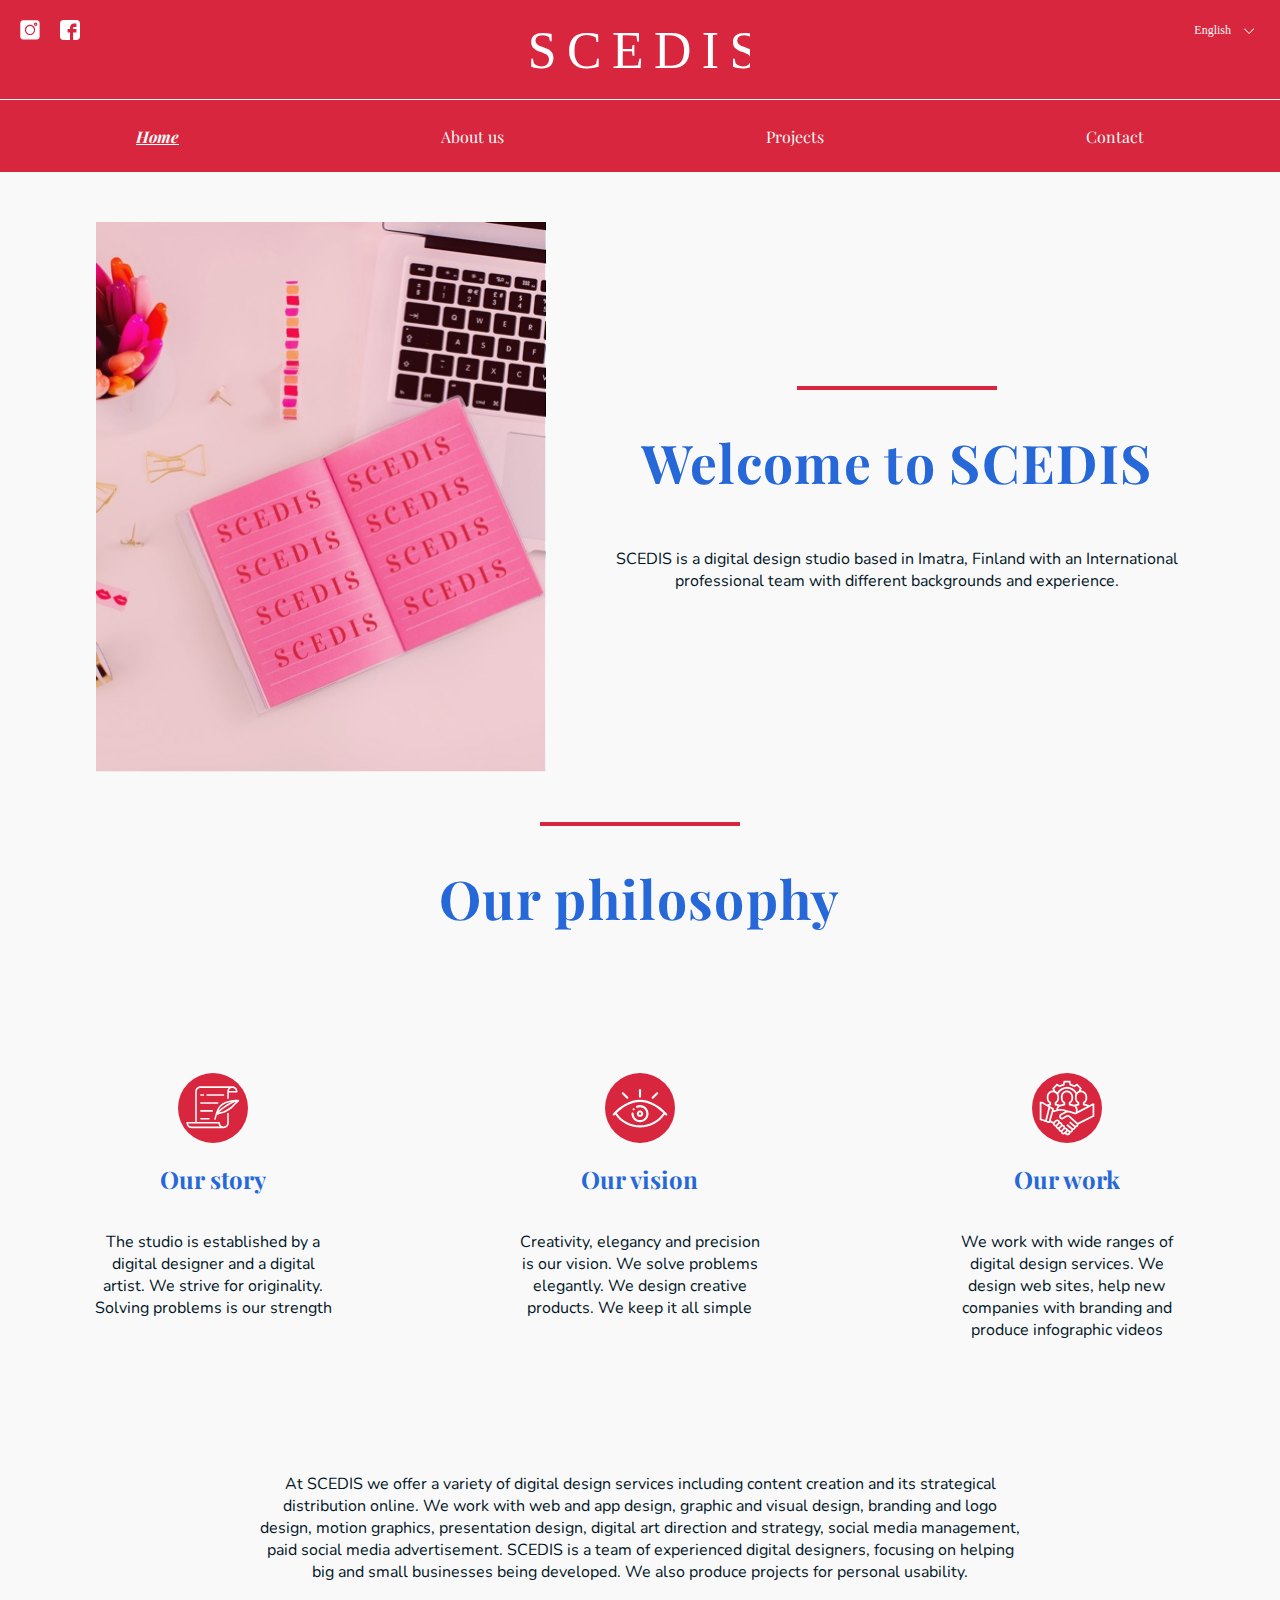
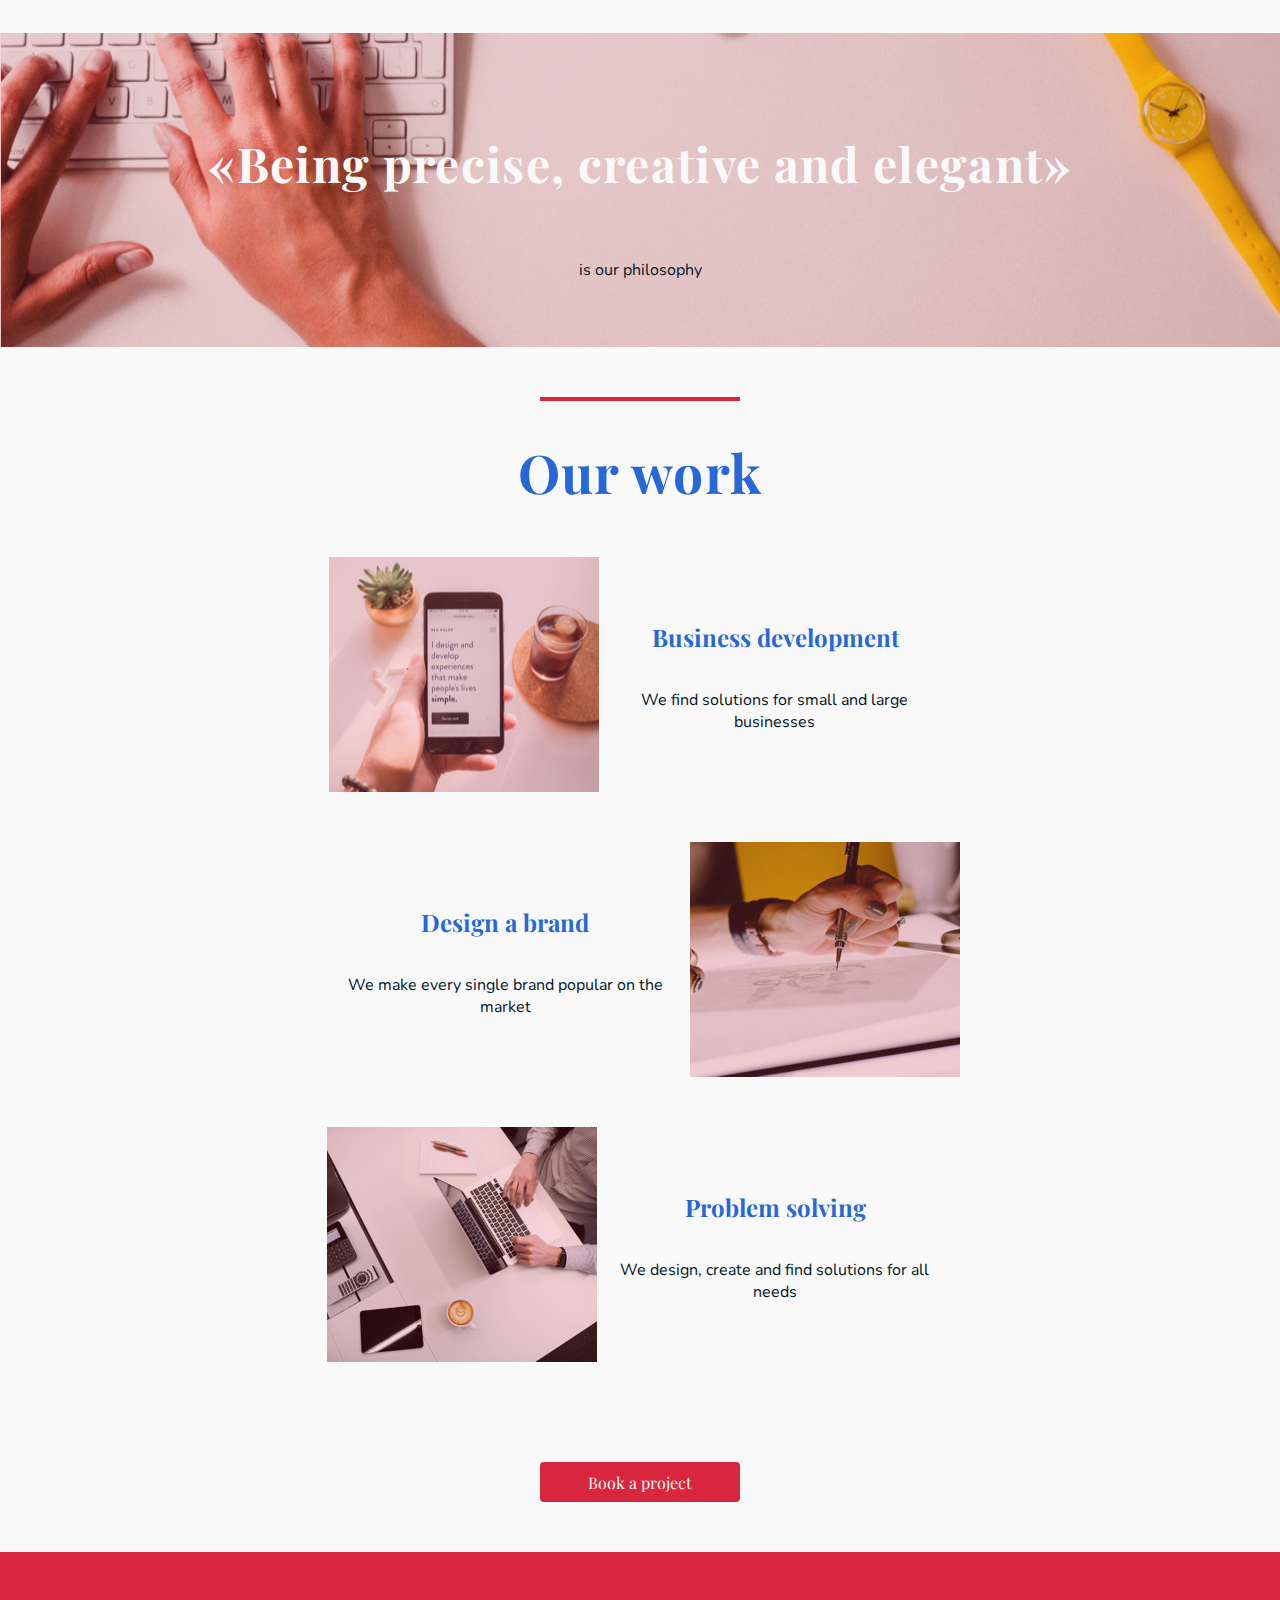
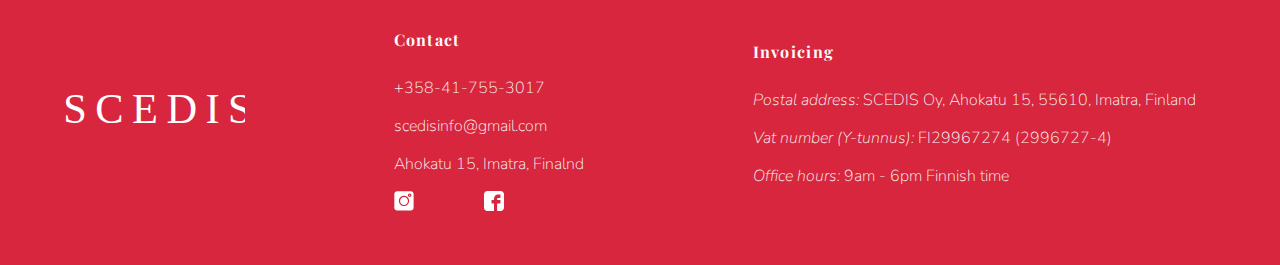
<file: index.html>
<!DOCTYPE html>
<html lang="en">
<head>
    <meta charset="UTF-8">
    <meta name="viewport" content="width=device-width, initial-scale=1.0">
    <meta http-equiv="X-UA-Compatible" content="ie=edge">
    <link rel="stylesheet" href="style.css">
    <link href='https://fonts.googleapis.com/css?family=Playfair Display' rel='stylesheet'>
    <link href='https://fonts.googleapis.com/css?family=Nunito' rel='stylesheet'>
    <title>Home</title>
</head>
<body>
  <div class="nav-section">
    <img src="assets/logo.svg" alt="" class="header-logo">
    <div class="lang-section">
        <button type="button" class="collapsible">English
            <img src="assets/down-arrow.svg" alt="" class="lang-btn">
        </button>
            <div class="content">
                <ul class="lang-list">
                    <li class="lang-item"><a href="RU/index.html" class="lang-item">Русский</a></li>
                    <li class="lang-item"><a href="" class="lang-item">Suomi</a></li>
                </ul>
            </div>
    </div>
    <div class="sm-container">
      <a href="https://www.instagram.com/scedisdesign/" class="sm-link"><img src="assets/instagram.svg" alt="" class="sm-img"></a>
      <a href="https://www.facebook.com/scedisinfo/" class="sm-link"><img src="assets//Facebook.svg" alt="" class="sm-img"></a>
    </div>
</div>
<nav>   
<ul class="nav-links">
<li><a href="index.html" class="activated">Home</a></li>
<li><a href="about.html">About us</a></li>
<li><a href="projects.html">Projects</a></li>
<li><a href="contact.html">Contact</a></li>
</ul>
<div class="burger">
<div class="line1"></div>
<div class="line2"></div>
<div class="line3"></div>
</div>
</nav>

<div class="intro-container flex-center">
  <img src="assets/index-page/index-intro-image.jpg" alt="" class="intro-img">
  <section class="intro-description flex-center">
    <div class="line"></div>
    <h1 class="title-one">Welcome to SCEDIS</h1>
    <p class="body-text">SCEDIS is a digital design studio based in Imatra, Finland with an International professional team with different backgrounds and experience.</p>
  </section>
</div>

<div class="line"></div>
<h1 class="title-one">Our philosophy</h1>

<div class="icons-container flex-center">
  <div class="icons-box flex-center">
    <img src="assets/index-page/story.svg" alt="" class="icons-img">
    <h2 class="title-two">Our story</h2>
    <p class="body-text">The studio is established by a digital designer and a digital artist. We strive for originality. Solving problems is our strength</p>
  </div>
  <div class="icons-box flex-center">
    <img src="assets/index-page/vision.svg" alt="" class="icons-img">
    <h2 class="title-two">Our vision</h2>
    <p class="body-text">Creativity, elegancy and precision is our vision. We solve problems elegantly. We design creative products. We keep it all simple</p>
  </div>
  <div class="icons-box flex-center">
    <img src="assets/index-page/work.svg" alt="" class="icons-img">
    <h2 class="title-two">Our work</h2>
    <p class="body-text">We work with wide ranges of digital design services. We design web sites, help new companies with branding and produce infographic videos</p>
  </div>
</div>

<p class="body-text body-wide">At SCEDIS we offer a variety of digital design services including content creation and its strategical distribution online. We work with web and app design, graphic and visual design, branding and logo design, motion graphics, presentation design, digital art direction and strategy, social media management, paid social media advertisement. SCEDIS is a team of experienced digital designers, focusing on helping big and small businesses being developed. We also produce projects for personal usability.</p>

<div class="quote-container flex-center">
  <h3 class="title-three">«Being precise, creative and elegant»</h3>
  <p class="body-text">is our philosophy</p>
</div>

<div class="line"></div>
<h1 class="title-one">Our work</h1>

<div class="job-container flex-center">
  <div class="job-section flex-center">
    <img src="assets/index-page/work-image-1.png" alt="" class="job-img">
    <div class="job-box flex-center">
      <h2 class="title-two">Business development</h2>
      <p class="body-text">We find solutions for small and large businesses</p>
    </div>
  </div>
  <div class="job-section flex-center">
      <img src="assets/index-page/work-image-2.png" alt="" class="job-img">
    <div class="job-box flex-center">
      <h2 class="title-two">Design a brand</h2>
      <p class="body-text">We make every single brand popular on the market</p>
    </div>
  </div>
  <div class="job-section flex-center">
    <img src="assets/index-page/work-image-3.png" alt="" class="job-img">
      <div class="job-box flex-center">
        <h2 class="title-two">Problem solving</h2>
        <p class="body-text">We design, create and find solutions for all needs</p>
      </div>
  </div>
</div>

<a href="mailto:scedisinfo@gmail.com" class="btn"><div>Book a project</div></a>

<footer class="flex-center">
    <img src="assets/logo.svg" alt="" class="footer-logo">
  <div class="footer-section">
      <h5 class="title-five">Contact</h5>
      <p class="footer-text"><a href="tel:+358417553017" class="footer-title">‭+358-41-755-3017</a></p>
      <p class="footer-text"><a href="mailto:scedisinfo@gmail.com" class="footer-title">scedisinfo@gmail.com</a></p>
      <p class="footer-text">Ahokatu 15, Imatra, Finalnd</p>
      <div class="footer-sm flex-center">
        <a href="https://www.instagram.com/scedisdesign/" class="footer-sm-img"><img src="assets/instagram.svg" class="footer-sm-img"></a>
        <a href="https://www.facebook.com/scedisinfo/" class="footer-sm-img"><img src="assets/Facebook.svg" class="footer-sm-img"></a>
      </div>
  </div>

  <div class="footer-section">
    <h5 class="title-five">Invoicing</h5>
    <p class="footer-text"><em>Postal address:</em> SCEDIS Oy, Ahokatu 15, 55610, Imatra, Finland</p>
    <p class="footer-text"><em>Vat number (Y-tunnus):</em> FI29967274 (2996727-4)</p>
    <p class="footer-text"><em>Office hours:</em> 9am - 6pm Finnish time</p>
  </div>
</footer>
<script src="nav.js"></script>
</body>
</html>
</file>
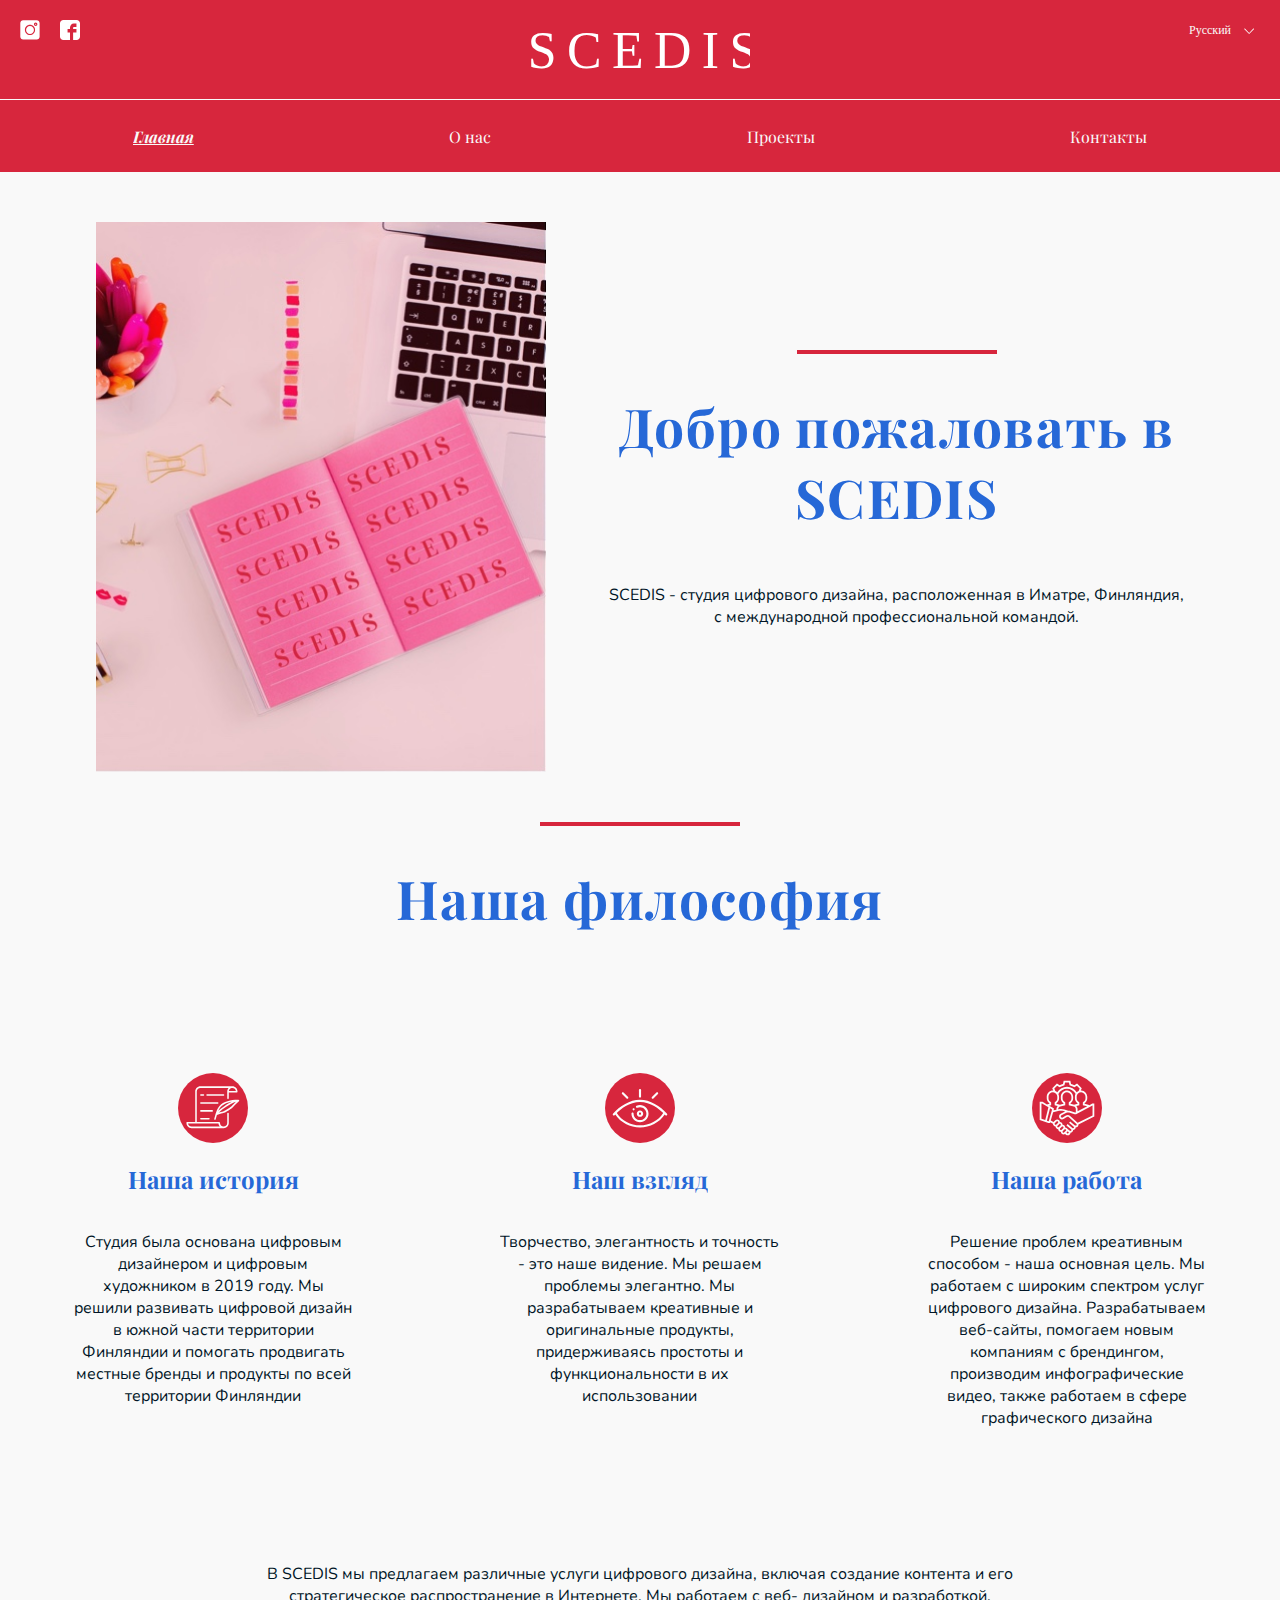
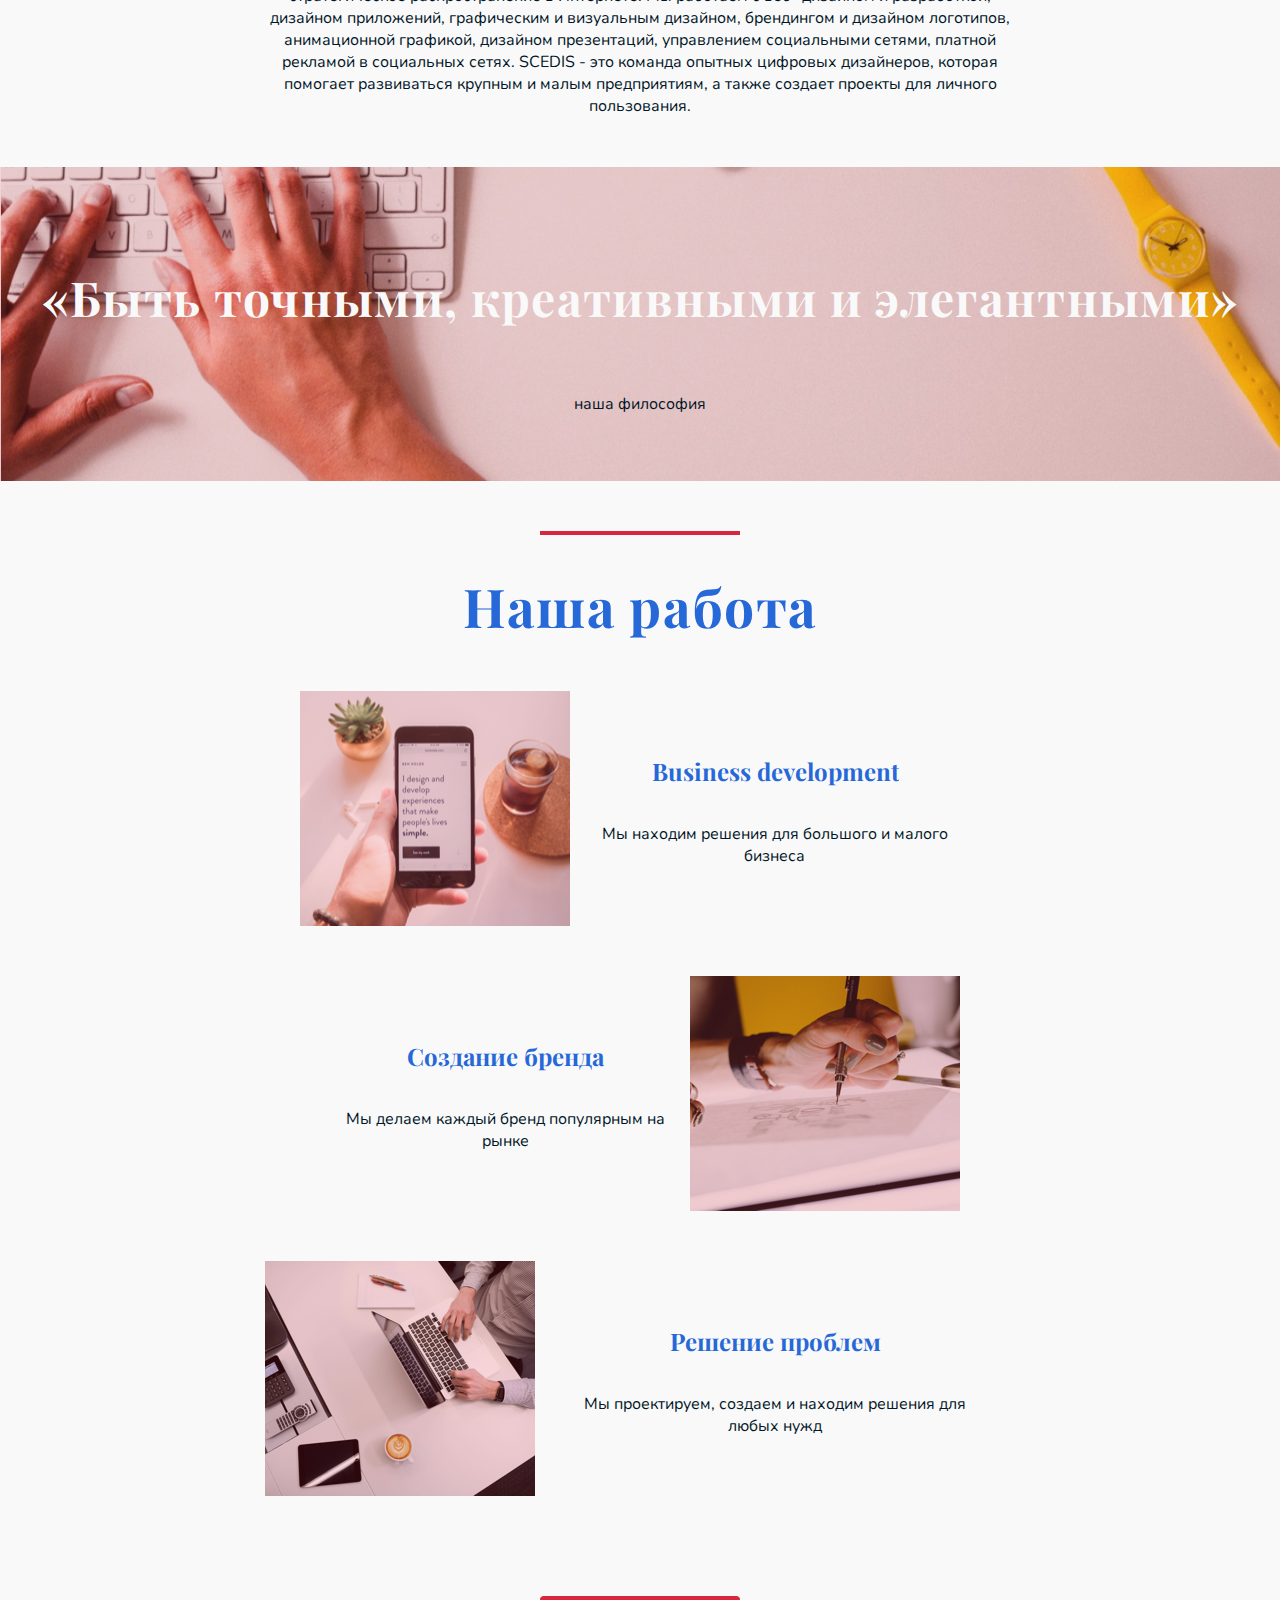
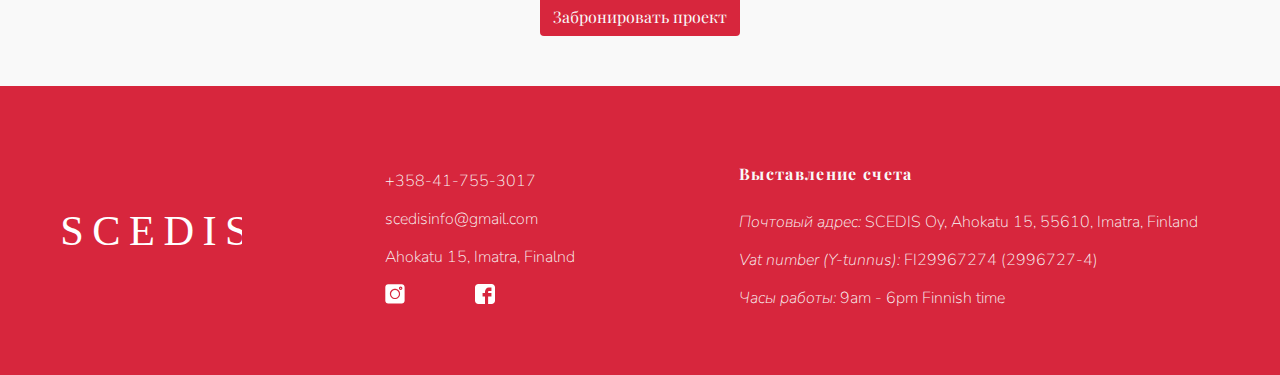
<file: RU/index.html>
<!DOCTYPE html>
<html lang="ru">
<head>
    <meta charset="UTF-8">
    <meta name="viewport" content="width=device-width, initial-scale=1.0">
    <meta http-equiv="X-UA-Compatible" content="ie=edge">
    <link rel="stylesheet" href="style.css">
    <link href='https://fonts.googleapis.com/css?family=Playfair Display' rel='stylesheet'>
    <link href='https://fonts.googleapis.com/css?family=Nunito' rel='stylesheet'>
    <title>Home</title>
</head>
<body>
  <div class="nav-section">
    <img src="assets/logo.svg" alt="" class="header-logo">
    <div class="lang-section">
        <button type="button" class="collapsible">Русский
            <img src="assets/down-arrow.svg" alt="" class="lang-btn">
        </button>
            <div class="content">
                <ul class="lang-list">
                    <li class="lang-item"><a href="/index.html" class="lang-item">English</a></li>
                    <li class="lang-item"><a href="" class="lang-item">Suomi</a></li>
                </ul>
            </div>
    </div>
    <div class="sm-container">
      <a href="https://www.instagram.com/scedisdesign/" class="sm-link"><img src="assets/instagram.svg" alt="" class="sm-img"></a>
      <a href="https://www.facebook.com/scedisinfo/" class="sm-link"><img src="assets//Facebook.svg" alt="" class="sm-img"></a>
    </div>
</div>
<nav>   
<ul class="nav-links">
<li><a href="index.html" class="activated">Главная</a></li>
<li><a href="about.html">О нас</a></li>
<li><a href="projects.html">Проекты</a></li>
<li><a href="contact.html">Контакты</a></li>
</ul>
<div class="burger">
<div class="line1"></div>
<div class="line2"></div>
<div class="line3"></div>
</div>
</nav>

<div class="intro-container flex-center">
  <img src="assets/index-page/index-intro-image.jpg" alt="" class="intro-img">
  <section class="intro-description flex-center">
    <div class="line"></div>
    <h1 class="title-one">Добро пожаловать в SCEDIS</h1>
    <p class="body-text">SCEDIS - студия цифрового дизайна, расположенная в Иматре, Финляндия, с международной профессиональной командой.</p>
  </section>
</div>

<div class="line"></div>
<h1 class="title-one">Наша философия</h1>

<div class="icons-container flex-center">
  <div class="icons-box flex-center">
    <img src="assets/index-page/story.svg" alt="" class="icons-img">
    <h2 class="title-two">Наша история</h2>
    <p class="body-text">Студия была основана цифровым дизайнером и цифровым художником в 2019 году. Мы решили развивать цифровой дизайн в южной части территории Финляндии и помогать продвигать местные бренды и продукты по всей территории Финляндии</p>
  </div>
  <div class="icons-box flex-center">
    <img src="assets/index-page/vision.svg" alt="" class="icons-img">
    <h2 class="title-two">Наш взгляд</h2>
    <p class="body-text">Творчество, элегантность и точность - это наше видение. Мы решаем проблемы элегантно. Мы разрабатываем креативные и оригинальные продукты, придерживаясь простоты и функциональности в их использовании</p>
  </div>
  <div class="icons-box flex-center">
    <img src="assets/index-page/work.svg" alt="" class="icons-img">
    <h2 class="title-two">Наша работа</h2>
    <p class="body-text">Решение проблем креативным способом - наша основная цель. Мы работаем с широким спектром услуг цифрового дизайна. Разрабатываем веб-сайты, помогаем новым компаниям с брендингом, производим инфографические видео, также работаем в сфере графического дизайна</p>
  </div>
</div>

<p class="body-text body-wide">В SCEDIS мы предлагаем различные услуги цифрового дизайна, включая создание контента и его стратегическое распространение в Интернете. Мы работаем с веб- дизайном и разработкой, дизайном приложений, графическим и визуальным дизайном, брендингом и дизайном логотипов, анимационной графикой, дизайном презентаций, управлением социальными сетями, платной рекламой в социальных сетях. SCEDIS - это команда опытных цифровых дизайнеров, которая помогает развиваться крупным и малым предприятиям, а также создает проекты для личного пользования.</p>

<div class="quote-container flex-center">
  <h3 class="title-three">«Быть точными, креативными и элегантными»</h3>
  <p class="body-text">наша философия</p>
</div>

<div class="line"></div>
<h1 class="title-one">Наша работа</h1>

<div class="job-container flex-center">
  <div class="job-section flex-center">
    <img src="assets/index-page/work-image-1.png" alt="" class="job-img">
    <div class="job-box flex-center">
      <h2 class="title-two">Business development</h2>
      <p class="body-text">Мы находим решения для большого и малого бизнеса</p>
    </div>
  </div>
  <div class="job-section flex-center">
      <img src="assets/index-page/work-image-2.png" alt="" class="job-img">
    <div class="job-box flex-center">
      <h2 class="title-two">Создание бренда</h2>
      <p class="body-text">Мы делаем каждый бренд популярным на рынке</p>
    </div>
  </div>
  <div class="job-section flex-center">
    <img src="assets/index-page/work-image-3.png" alt="" class="job-img">
      <div class="job-box flex-center">
        <h2 class="title-two">Решение проблем</h2>
        <p class="body-text">Мы проектируем, создаем и находим решения для любых нужд</p>
      </div>
  </div>
</div>

<a href="mailto:scedisinfo@gmail.com" class="btn"><div>Забронировать проект</div></a>

<footer class="flex-center">
    <img src="assets/logo.svg" alt="" class="footer-logo">
  <div class="footer-section">
      <p class="footer-text"><a href="tel:+358417553017" class="footer-title">‭+358-41-755-3017</a></p>
      <p class="footer-text"><a href="mailto:scedisinfo@gmail.com" class="footer-title">scedisinfo@gmail.com</a></p>
      <p class="footer-text">Ahokatu 15, Imatra, Finalnd</p>
      <div class="footer-sm flex-center">
        <a href="https://www.instagram.com/scedisdesign/" class="footer-sm-img"><img src="assets/instagram.svg" class="footer-sm-img"></a>
        <a href="https://www.facebook.com/scedisinfo/" class="footer-sm-img"><img src="assets/Facebook.svg" class="footer-sm-img"></a>
      </div>
  </div>

  <div class="footer-section">
    <h5 class="title-five">Выставление счета</h5>
    <p class="footer-text"><em>Почтовый адрес:</em> SCEDIS Oy, Ahokatu 15, 55610, Imatra, Finland</p>
    <p class="footer-text"><em>Vat number (Y-tunnus):</em> FI29967274 (2996727-4)</p>
    <p class="footer-text"><em>Часы работы:</em> 9am - 6pm Finnish time</p>
  </div>
</footer>
<script src="nav.js"></script>
</body>
</html>
</file>
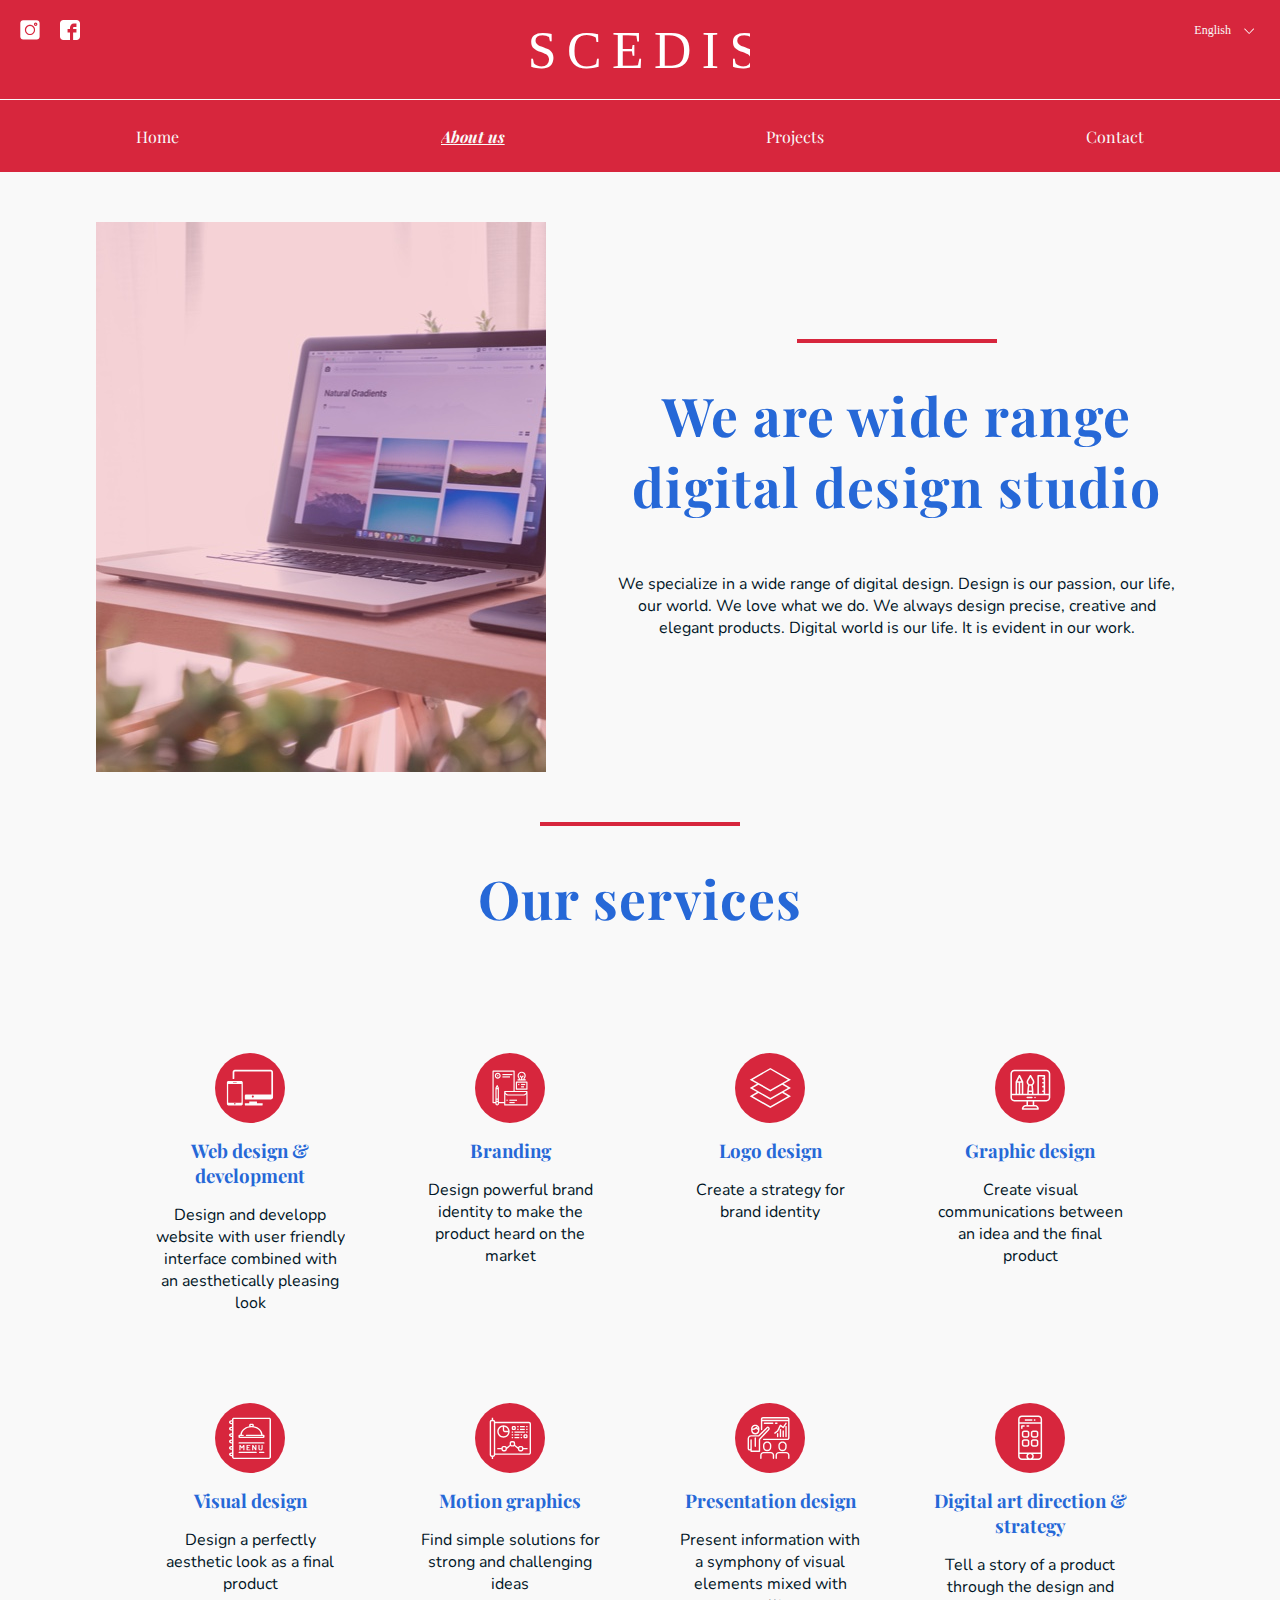
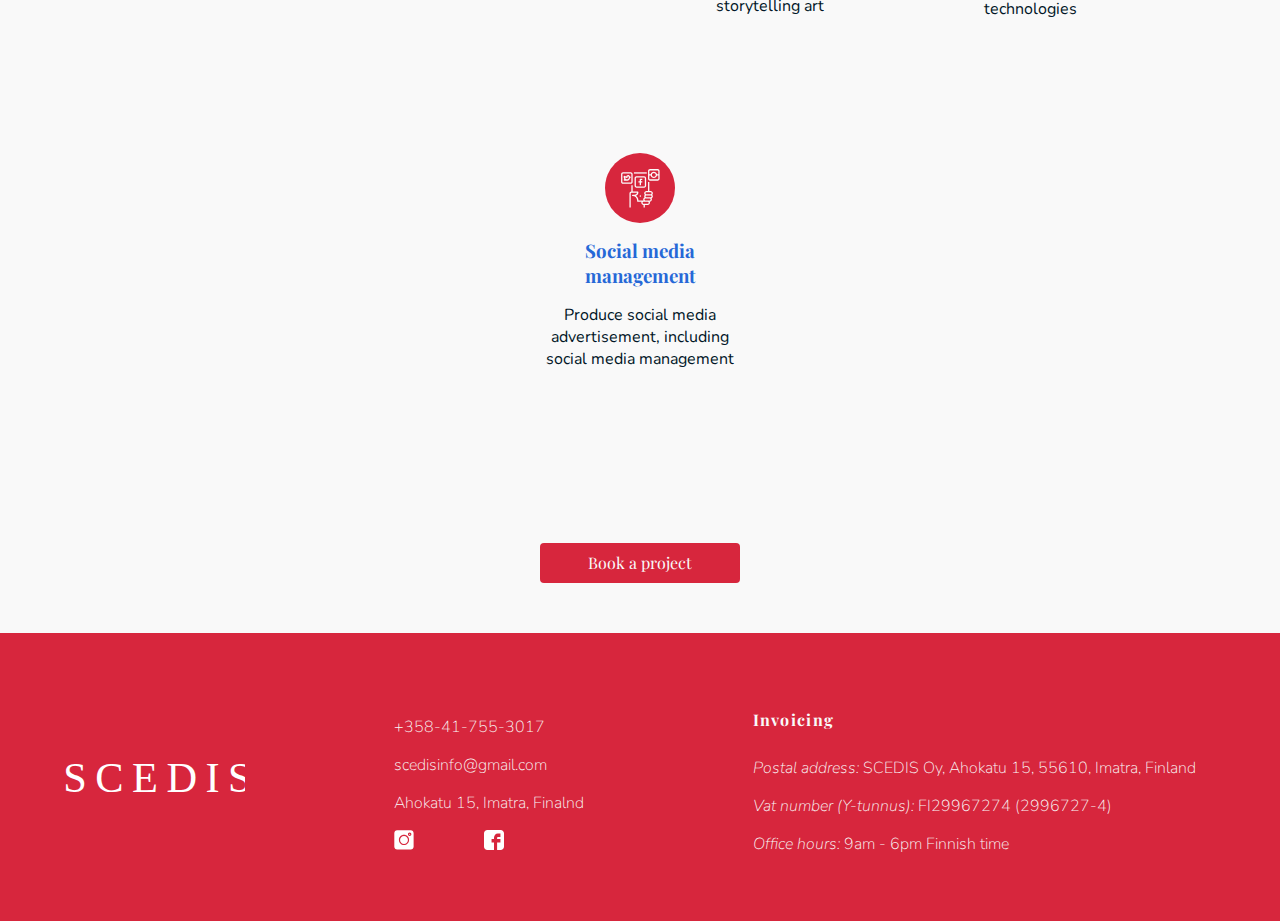
<file: about.html>
<!DOCTYPE html>
<html lang="en">
<head>
    <meta charset="UTF-8">
    <meta name="viewport" content="width=device-width, initial-scale=1.0">
    <meta http-equiv="X-UA-Compatible" content="ie=edge">
    <link rel="stylesheet" href="style.css">
    <link href='https://fonts.googleapis.com/css?family=Playfair Display' rel='stylesheet'>
    <link href='https://fonts.googleapis.com/css?family=Nunito' rel='stylesheet'>
    <title>About SCEDIS</title>
</head>
<body>
  <div class="nav-section">
    <img src="assets/logo.svg" alt="" class="header-logo">
    <div class="lang-section">
        <button type="button" class="collapsible">English
            <img src="assets/down-arrow.svg" alt="" class="lang-btn">
        </button>
            <div class="content">
                <ul class="lang-list">
                    <li class="lang-item"><a href="" class="lang-item">Русский</a></li>
                    <li class="lang-item"><a href="" class="lang-item">Suomi</a></li>
                </ul>
            </div>
    </div>
    <div class="sm-container">
      <a href="https://www.instagram.com/scedisdesign/" class="sm-link"><img src="assets/instagram.svg" alt="" class="sm-img"></a>
      <a href="https://www.facebook.com/scedisinfo/" class="sm-link"><img src="assets//Facebook.svg" alt="" class="sm-img"></a>
    </div>
</div>
<nav>   
<ul class="nav-links">
<li><a href="index.html">Home</a></li>
<li><a href="about.html" class="activated">About us</a></li>
<li><a href="projects.html">Projects</a></li>
<li><a href="contact.html">Contact</a></li>
</ul>
<div class="burger">
<div class="line1"></div>
<div class="line2"></div>
<div class="line3"></div>
</div>
</nav>

<div class="intro-container flex-center">
  <img src="assets/about-page/about-intro-image.jpg" alt="" class="intro-img">
  <section class="intro-description flex-center">
    <div class="line"></div>
    <h1 class="title-one">We are wide range digital design studio</h1>
    <p class="body-text">We specialize in a wide range of digital design. Design is our passion, our life, our world. We love what we do. We always design precise, creative and elegant products. Digital world is our life. It is evident in our work.</p>
  </section>
</div>

<div class="line"></div>
<h1 class="title-one">Our services</h1>

<div class="services-container flex-center">
  <div class="services-box">
      <img src="assets/about-page/web-design.svg" alt="" class="services-img">
      <h2 class="title-two">Web design & development</h2>
      <p class="body-text service-description">Design and developp website with user friendly interface combined with an aesthetically pleasing look</p>
  </div>
  <div class="services-box">
      <img src="assets/about-page/branding.svg" alt="" class="services-img">
      <h2 class="title-two">Branding</h2>
      <p class="body-text service-description">Design powerful brand identity to make the product heard on the market</p>
  </div>
  <div class="services-box">
      <img src="assets/about-page/logo-design.svg" alt="" class="services-img">
      <h2 class="title-two">Logo design</h2>
      <p class="body-text service-description">Create a strategy for brand identity</p>
  </div>
  <div class="services-box">
      <img src="assets/about-page/graphic-design.svg" alt="" class="services-img">
      <h2 class="title-two">Graphic design</h2>
      <p class="body-text service-description">Create visual communications between an idea and the final product</p>
  </div>
  <div class="services-box">
      <img src="assets/about-page/visual-design.svg" alt="" class="services-img">
      <h2 class="title-two">Visual design</h2>
      <p class="body-text service-description">Design a perfectly aesthetic look as a final product</p>
  </div>
  <div class="services-box">
      <img src="assets/about-page/motion-graphics.svg" alt="" class="services-img">
      <h2 class="title-two">Motion graphics</h2>
      <p class="body-text service-description">Find simple solutions for strong and challenging ideas</p>
  </div>
  <div class="services-box">
      <img src="assets/about-page/presentation-design.svg" alt="" class="services-img">
      <h2 class="title-two">Presentation design</h2>
      <p class="body-text service-description">Present information with a symphony of visual elements mixed with storytelling art</p>
  </div>
  <div class="services-box">
      <img src="assets/about-page/digital-art-direction.svg" alt="" class="services-img">
      <h2 class="title-two">Digital art direction & strategy</h2>
      <p class="body-text service-description">Tell a story of a product through the design and technologies</p>
  </div>
  <div class="services-box">
      <img src="assets/about-page/social-media.svg" alt="" class="services-img">
      <h2 class="title-two">Social media management</h2>
      <p class="body-text service-description">Produce social media advertisement, including social media management</p>
  </div>
</div>

<a href="mailto:scedisinfo@gmail.com" class="btn"><div>Book a project</div></a>


<footer class="flex-center">
    <img src="assets/logo.svg" alt="" class="footer-logo">
  <div class="footer-section">
      <p class="footer-text"><a href="tel:+358417553017" class="footer-title">‭+358-41-755-3017</a></p>
      <p class="footer-text"><a href="mailto:scedisinfo@gmail.com" class="footer-title">scedisinfo@gmail.com</a></p>
      <p class="footer-text">Ahokatu 15, Imatra, Finalnd</p>
      <div class="footer-sm flex-center">
        <a href="https://www.instagram.com/scedisdesign/" class="footer-sm-img"><img src="assets/instagram.svg" class="footer-sm-img"></a>
        <a href="https://www.facebook.com/scedisinfo/" class="footer-sm-img"><img src="assets/Facebook.svg" class="footer-sm-img"></a>
      </div>
  </div>

  <div class="footer-section">
    <h5 class="title-five">Invoicing</h5>
    <p class="footer-text"><em>Postal address:</em> SCEDIS Oy, Ahokatu 15, 55610, Imatra, Finland</p>
    <p class="footer-text"><em>Vat number (Y-tunnus):</em> FI29967274 (2996727-4)</p>
    <p class="footer-text"><em>Office hours:</em> 9am - 6pm Finnish time</p>
  </div>
</footer>
<script src="nav.js"></script>
</body>
</html>
</file>
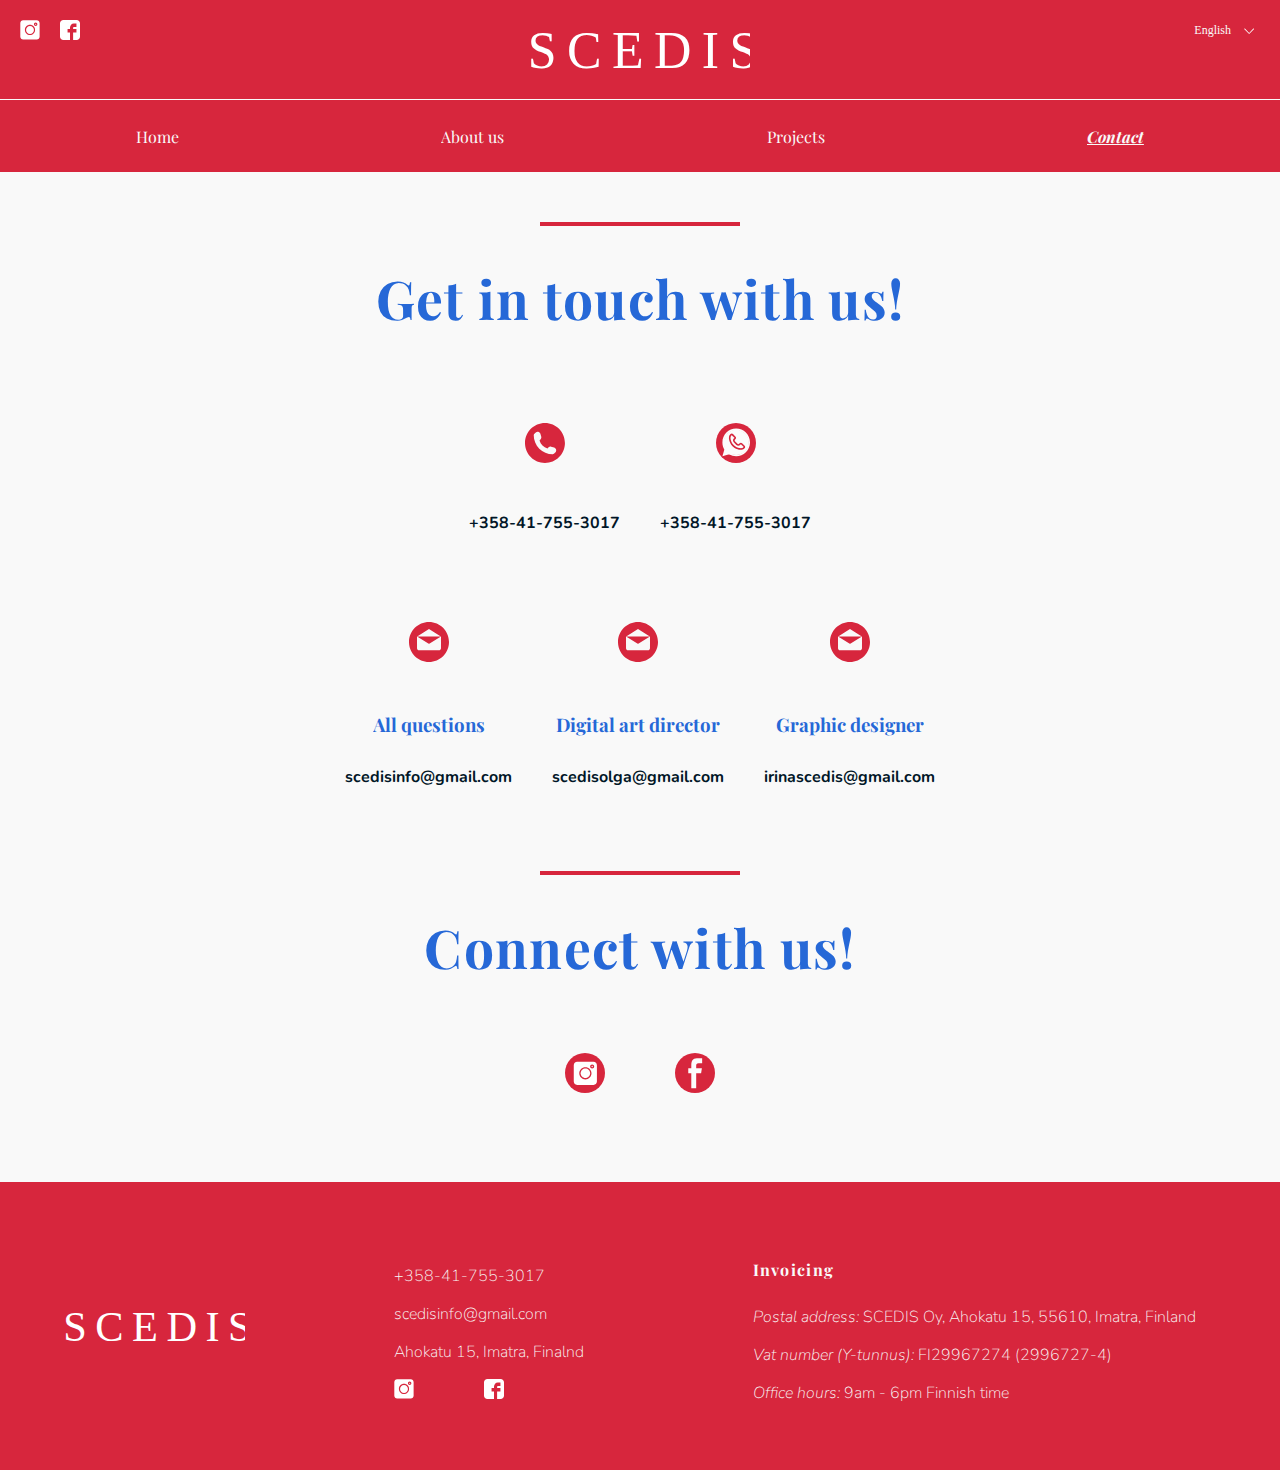
<file: contact.html>
<!DOCTYPE html>
<html lang="en">
<head>
    <meta charset="UTF-8">
    <meta name="viewport" content="width=device-width, initial-scale=1.0">
    <meta http-equiv="X-UA-Compatible" content="ie=edge">
    <link rel="stylesheet" href="style.css">
    <link href='https://fonts.googleapis.com/css?family=Playfair Display' rel='stylesheet'>
    <link href='https://fonts.googleapis.com/css?family=Nunito' rel='stylesheet'>
    <title>Contact SCEDIS</title>
</head>
<body>
  <div class="nav-section">
    <img src="assets/logo.svg" alt="" class="header-logo">
    <div class="lang-section">
        <button type="button" class="collapsible">English
            <img src="assets/down-arrow.svg" alt="" class="lang-btn">
        </button>
            <div class="content">
                <ul class="lang-list">
                    <li class="lang-item"><a href="RU/contact.html" class="lang-item">Русский</a></li>
                    <li class="lang-item"><a href="" class="lang-item">Suomi</a></li>
                </ul>
            </div>
    </div>
    <div class="sm-container">
      <a href="https://www.instagram.com/scedisdesign/" class="sm-link"><img src="assets/instagram.svg" alt="" class="sm-img"></a>
      <a href="https://www.facebook.com/scedisinfo/" class="sm-link"><img src="assets//Facebook.svg" alt="" class="sm-img"></a>
    </div>
</div>
<nav>   
<ul class="nav-links">
<li><a href="index.html">Home</a></li>
<li><a href="about.html">About us</a></li>
<li><a href="projects.html">Projects</a></li>
<li><a href="contact.html" class="activated">Contact</a></li>
</ul>
<div class="burger">
<div class="line1"></div>
<div class="line2"></div>
<div class="line3"></div>
</div>
</nav>

<!--
<div class="intro-container flex-center">
  <img src="assets/contact-page/contact-intro.png" alt="" class="intro-img">
  <section class="intro-description flex-center">
    <div class="line"></div>
    <h1 class="title-one">We are always keep in touch</h1>
    <p class="body-text">We specialize in a wide range of digital design. Design is our passion, our life, our world. We love what we do. We always design precise, creative and elegant products. Digital world is our life. It is evident in our work.</p>
  </section>
</div>
-->

<div class="line"></div>
<h1 class="title-one">Get in touch with us!</h1>

<div class="contact-container flex-center">

    <a href="tel:+358417553017" class="contact-card">
        <img src="assets/contact-page/phone.svg" alt="" class="contact-img">
        <h2 class="title-two">+358-41-755-3017</h2>
    </a>
    
    <a href="whatsapp://send?abid=358417553017&text=Hello%2C%20SCEDIS!" class="contact-card">
        <img src="assets/contact-page/whatsapp.svg" alt="" class="contact-img">
        <h2 class="title-two">+358-41-755-3017</h2>
    </a>
<!--
  <a href="skype:live:scedisinfo?chat" class="contact-card">
      <img src="assets/contact-page/skype.svg" alt="" class="contact-img">
      <h2 class="title-two">live:scedisinfo</h2>
  </a>
  -->

</div>
<div class="contact-container flex-center">
  <a href="mailto:scedisinfo@gmail.com" class="contact-card">
      <img src="assets/contact-page/email.svg" alt="" class="contact-img">
      <h2 class="title-contact">All questions</h2>
      <h2 class="title-two">scedisinfo@gmail.com</h2>
  </a>
  <a href="mailto:scedisolga@gmail.com" class="contact-card">
      <img src="assets/contact-page/email.svg" alt="" class="contact-img">
      <h2 class="title-contact">Digital art director</h2>
      <h2 class="title-two">scedisolga@gmail.com</h2>
  </a>
  <a href="mailto:irinascedis@gmail.com" class="contact-card">
      <img src="assets/contact-page/email.svg" alt="" class="contact-img">
      <h2 class="title-contact">Graphic designer</h2>
      <h2 class="title-two">irinascedis@gmail.com</h2>
  </a>

</div>

<div class="line"></div>
<h1 class="title-one">Connect with us!</h1>
<div class="contact-container flex-center">
        <a href="https://www.instagram.com/scedisdesign/" target="_blank" class="services-box">
            <img src="assets/contact-page/Instagram.svg" alt="" class="contact-img">
        </a>
        <a href="https://www.facebook.com/scedisinfo/" target="_blank" class="services-box">
            <img src="assets/contact-page/facebook.svg" alt="" class="contact-img">
        </a>
</div>

<footer class="flex-center">
    <img src="assets/logo.svg" alt="" class="footer-logo">
  <div class="footer-section">
      <p class="footer-text"><a href="tel:+358417553017" class="footer-title">‭+358-41-755-3017</a></p>
      <p class="footer-text"><a href="mailto:scedisinfo@gmail.com" class="footer-title">scedisinfo@gmail.com</a></p>
      <p class="footer-text">Ahokatu 15, Imatra, Finalnd</p>
      <div class="footer-sm flex-center">
        <a href="https://www.instagram.com/scedisdesign/" class="footer-sm-img"><img src="assets/instagram.svg" class="footer-sm-img"></a>
        <a href="https://www.facebook.com/scedisinfo/" class="footer-sm-img"><img src="assets/Facebook.svg" class="footer-sm-img"></a>
      </div>
  </div>

  <div class="footer-section">
    <h5 class="title-five">Invoicing</h5>
    <p class="footer-text"><em>Postal address:</em> SCEDIS Oy, Ahokatu 15, 55610, Imatra, Finland</p>
    <p class="footer-text"><em>Vat number (Y-tunnus):</em> FI29967274 (2996727-4)</p>
    <p class="footer-text"><em>Office hours:</em> 9am - 6pm Finnish time</p>
  </div>
</footer>
<script src="nav.js"></script>
</body>
</html>
</file>
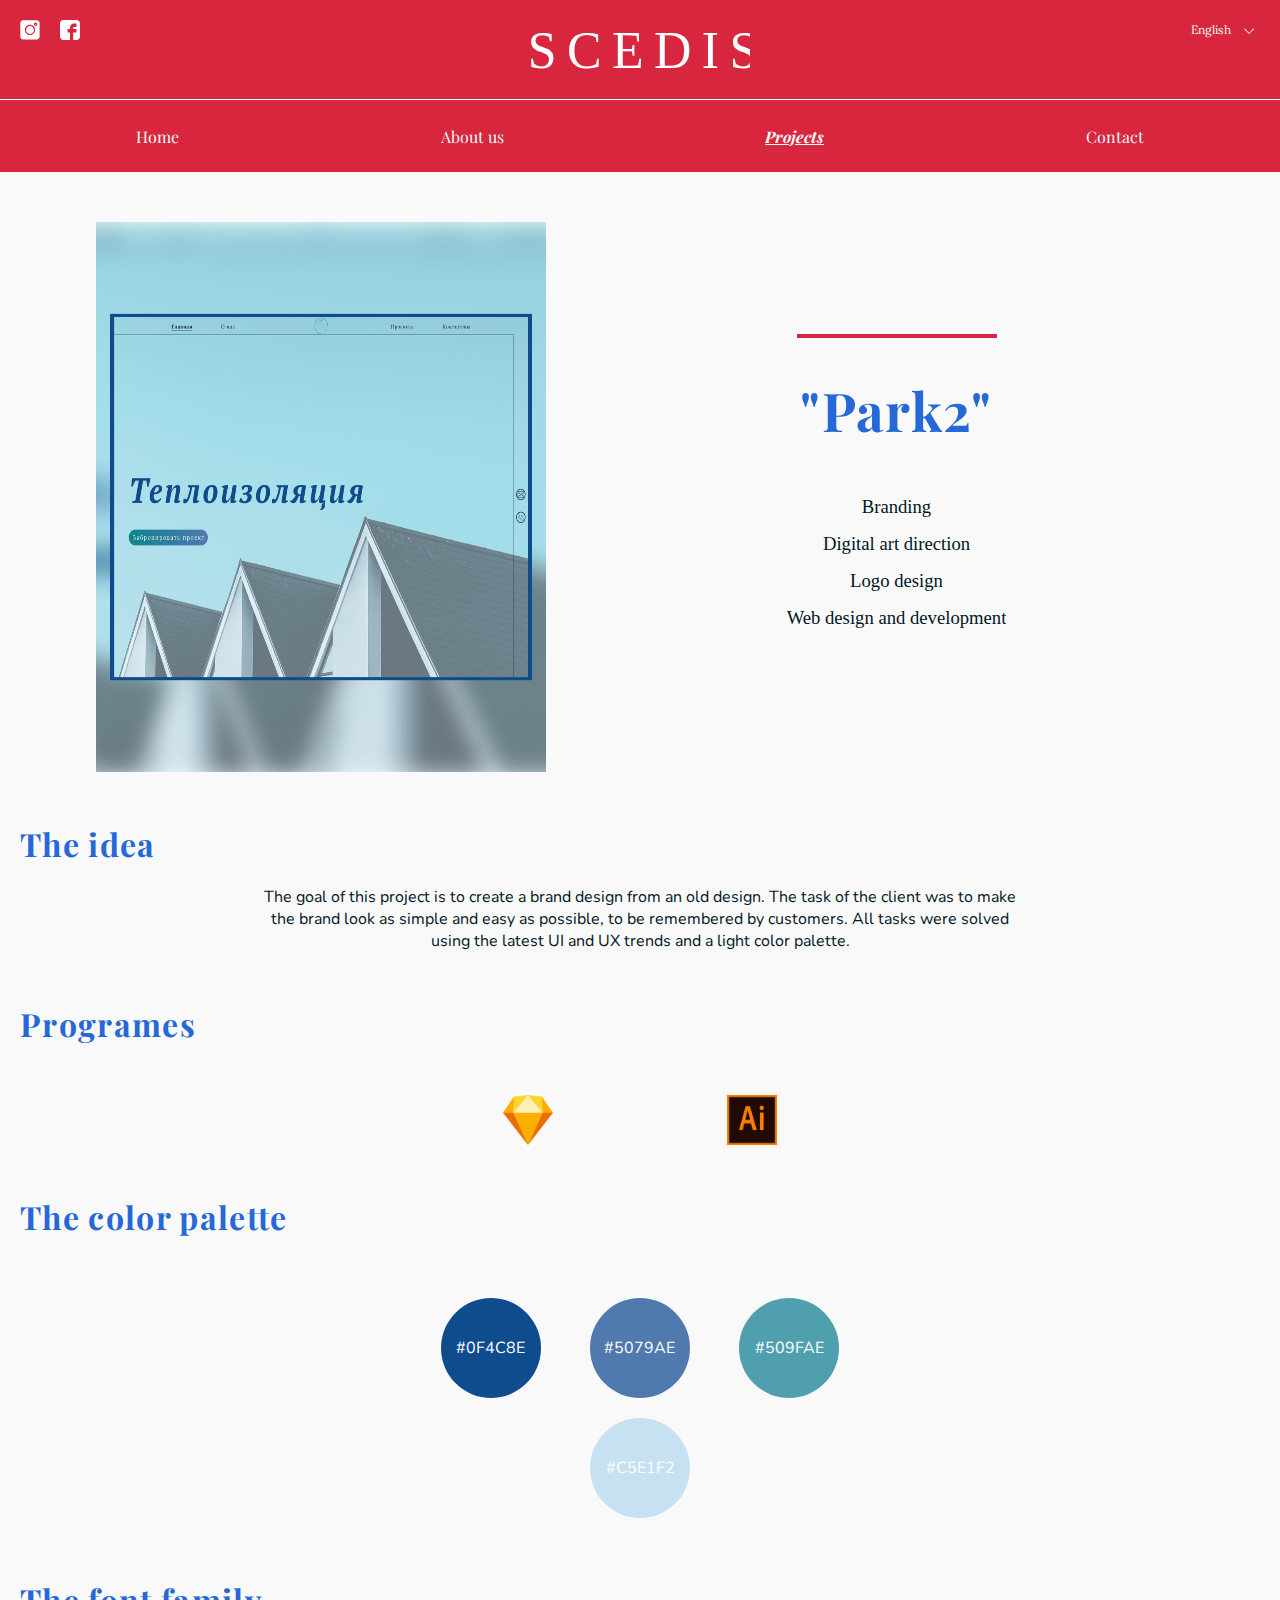
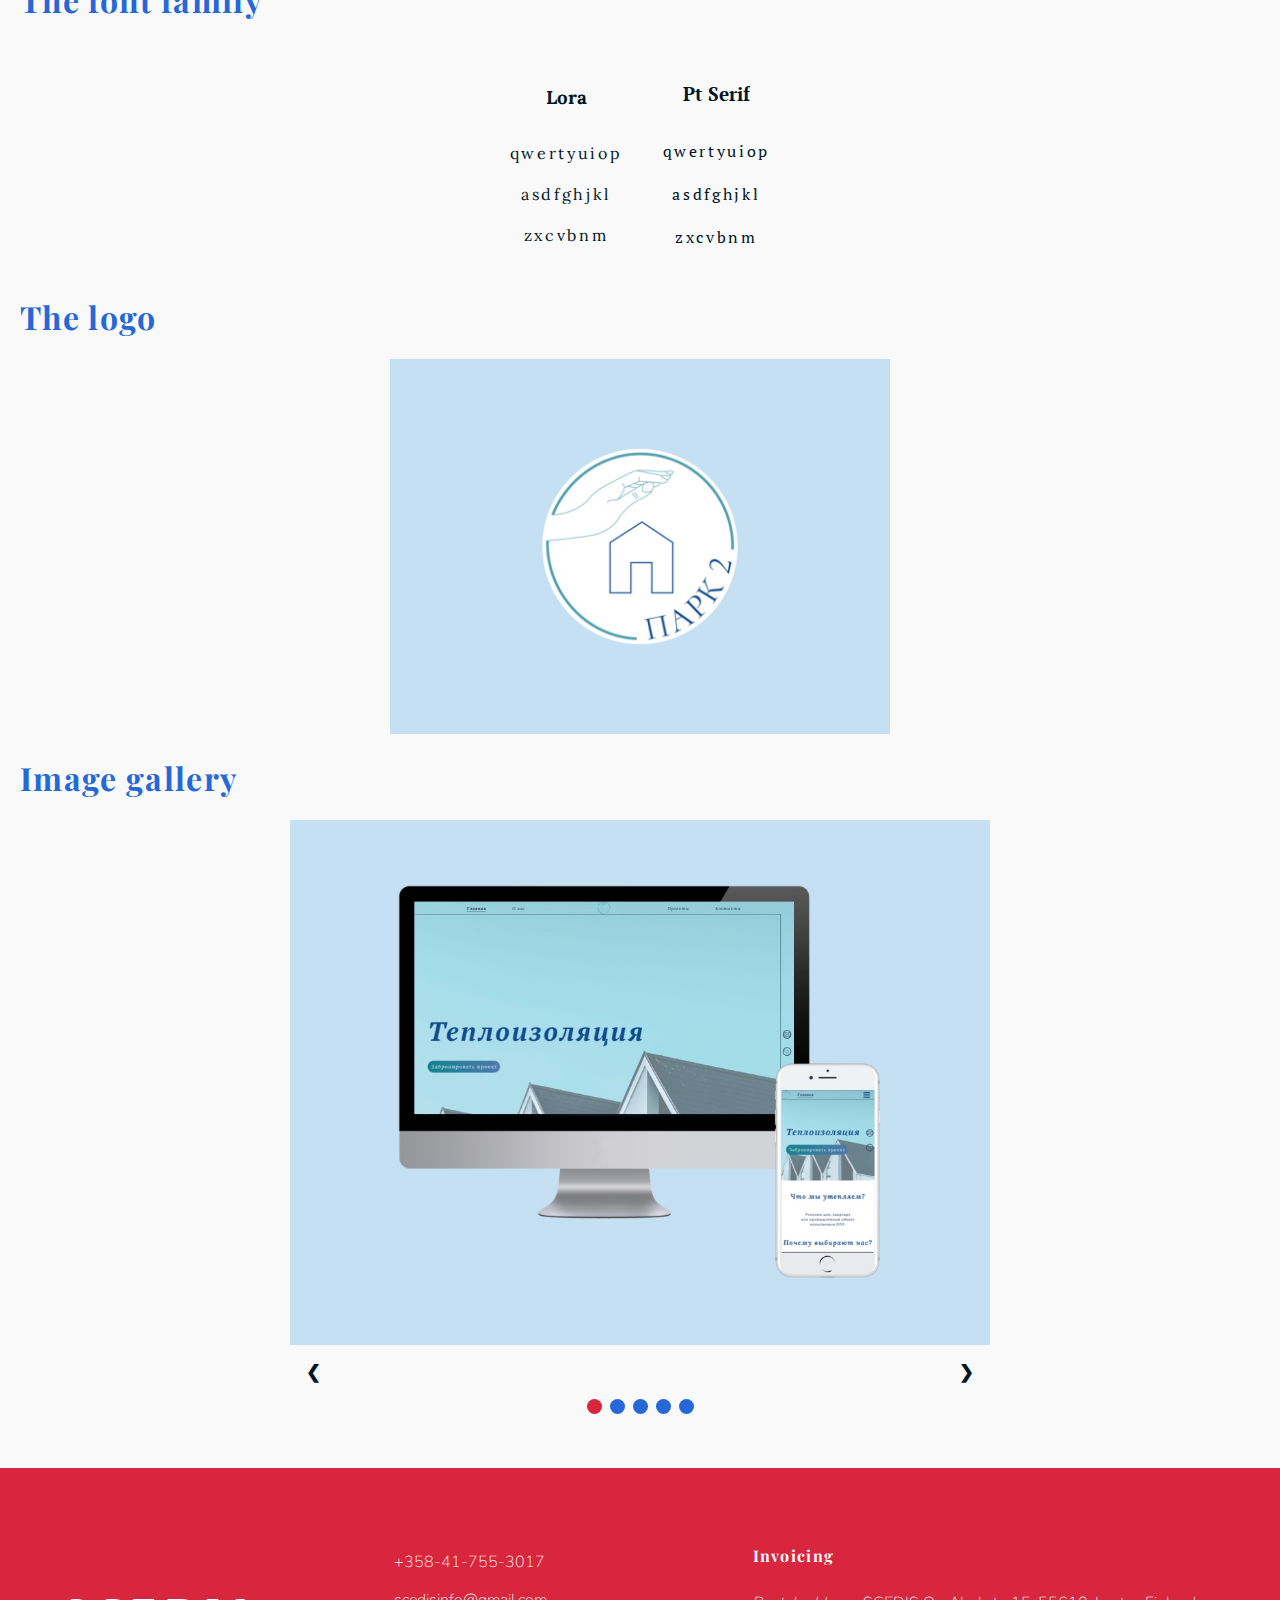
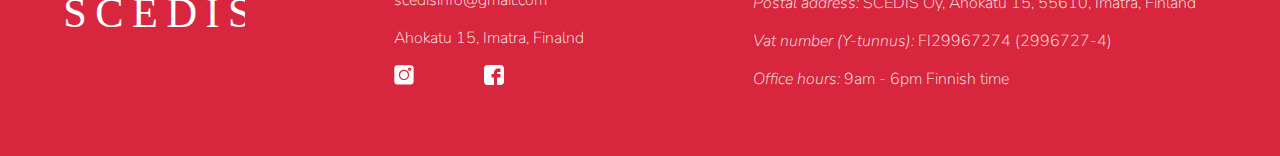
<file: park2.html>
<!DOCTYPE html>
<html lang="en">
<head>
    <meta charset="UTF-8">
    <meta name="viewport" content="width=device-width, initial-scale=1.0">
    <meta http-equiv="X-UA-Compatible" content="ie=edge">
    <link rel="stylesheet" href="style.css">
    <link href='https://fonts.googleapis.com/css?family=Playfair Display' rel='stylesheet'>
    <link href='https://fonts.googleapis.com/css?family=Nunito' rel='stylesheet'>
    <link href='https://fonts.googleapis.com/css?family=Lora' rel='stylesheet'>
    <link href='https://fonts.googleapis.com/css?family=PT Serif' rel='stylesheet'>
    <title>Home</title>
</head>
<body>
  <div class="nav-section">
    <img src="assets/logo.svg" alt="" class="header-logo">
    <div class="lang-section">
        <button type="button" class="collapsible">English
            <img src="assets/down-arrow.svg" alt="" class="lang-btn">
        </button>
            <div class="content">
                <ul class="lang-list">
                    <li class="lang-item"><a href="RU/park2.html" class="lang-item">Русский</a></li>
                    <li class="lang-item"><a href="" class="lang-item">Suomi</a></li>
                </ul>
            </div>
    </div>
    <div class="sm-container">
      <a href="https://www.instagram.com/scedisdesign/" target="_blank" class="sm-link"><img src="assets/instagram.svg" alt="" class="sm-img"></a>
      <a href="https://www.facebook.com/scedisinfo/" target="_blank" class="sm-link"><img src="assets//Facebook.svg" alt="" class="sm-img"></a>
    </div>
</div>
<nav>   
<ul class="nav-links">
<li><a href="index.html">Home</a></li>
<li><a href="about.html">About us</a></li>
<li><a href="projects.html" class="activated">Projects</a></li>
<li><a href="contact.html">Contact</a></li>
</ul>
<div class="burger">
<div class="line1"></div>
<div class="line2"></div>
<div class="line3"></div>
</div>
</nav>

<div class="intro-container flex-center">
    <img src="assets/project-page/Park2/Park2-intro.jpg" alt="" class="intro-img">
    <section class="intro-description flex-center">
      <div class="line"></div>
      <h1 class="title-one">"Park2"</h1>
      <ul class="project-keywords">
        <li class="project-keywords-item">Branding</li>
        <li class="project-keywords-item">Digital art direction</li>
        <li class="project-keywords-item">Logo design </li>
        <li class="project-keywords-item">Web design and development </li>
    </ul>
    </section>
  </div>

  <div class="line line-left"></div>
  <h1 class="title-one left">The idea</h1>
  <p class="body-text body-wide">The goal of this project is to create a brand design from an old design. The task of the client was to make the brand look as simple and easy as possible, to be remembered by customers. All tasks were solved using the latest UI and UX trends and a light color palette.</p>

  <h1 class="title-one left">Programes</h1>
  <div class="program-container">
      <img src="assets/project-page/sketch.png" alt="" class="program-img">
      <img src="assets/project-page/illustrator.png" alt="" class="program-img">
  </div>

  <div class="line line-left"></div>
  <h1 class="title-one left">The color palette</h1>

  <div class="color-pallette-container flex-center">
      <div class="color-project color-one-park2">#0F4C8E</div>
      <div class="color-project color-two-park2">#5079AE</div>
      <div class="color-project color-three-park2">#509FAE</div>
      <div class="color-project color-four-park2">#C5E1F2</div>
  </div>

  <h1 class="title-one left">The font family</h1>
    <div class="font-family-container flex-center">
        <di class="font-family-box">
            <p class="font-title font-lora">Lora</p>
            <p class="font-text font-lora">qwertyuiop</p>
            <p class="font-text font-lora">asdfghjkl</p>
            <p class="font-text font-lora">zxcvbnm</p>
        </di>
        <di class="font-family-box">
            <p class="font-title font-ptserif">Pt Serif</p>
            <p class="font-text font-ptserif">qwertyuiop</p>
            <p class="font-text font-ptserif">asdfghjkl</p>
            <p class="font-text font-ptserif">zxcvbnm</p>
        </di>
    </div>

  <div class="line line-left"></div>
  <h1 class="title-one left">The logo</h1>
  <img src="assets/project-page/Park2/park2-logo.jpg" alt="" class="projcet-img-logo">

  <h1 class="title-one left">Image gallery</h1>

  <div class="slideshow-container">

        <div class="mySlides fade">
          <img src="assets/project-page/Park2/1.jpg" class="slideshow-img">
        </div>
        
        <div class="mySlides fade">
          <img src="assets/project-page/Park2/2.jpg" class="slideshow-img">
        </div>
        
        <div class="mySlides fade">
          <img src="assets/project-page/Park2/3.jpg" class="slideshow-img">
        </div>
        <div class="mySlides fade">
          <img src="assets/project-page/Park2/4.jpg" class="slideshow-img">
        </div>
        <div class="mySlides fade">
          <img src="assets/project-page/Park2/5.jpg" class="slideshow-img">
        </div>
        
        <div class="slide-btn-container">
            <a class="prev" onclick="plusSlides(-1)">&#10094;</a>
            <a class="next" onclick="plusSlides(1)">&#10095;</a>
        </div>

        <div style="text-align:center" class="dot-container">
                <span class="dot" onclick="currentSlide(1)"></span> 
                <span class="dot" onclick="currentSlide(2)"></span> 
                <span class="dot" onclick="currentSlide(3)"></span> 
                <span class="dot" onclick="currentSlide(4)"></span> 
                <span class="dot" onclick="currentSlide(5)"></span> 
              </div>

    </div>
<!--
  <a href="http://polinvest20.com/" target="_blank" class="project-link">Click here to see real website</a>
  -->


  <footer class="flex-center">
        <img src="assets/logo.svg" alt="" class="footer-logo">
      <div class="footer-section">
          <p class="footer-text"><a href="tel:+358417553017" class="footer-title">‭+358-41-755-3017</a></p>
          <p class="footer-text"><a href="mailto:scedisinfo@gmail.com" class="footer-title">scedisinfo@gmail.com</a></p>
          <p class="footer-text">Ahokatu 15, Imatra, Finalnd</p>
          <div class="footer-sm flex-center">
            <a href="https://www.instagram.com/scedisdesign/" target="_blank" class="footer-sm-img"><img src="assets/instagram.svg" class="footer-sm-img"></a>
            <a href="https://www.facebook.com/scedisinfo/" target="_blank" class="footer-sm-img"><img src="assets/Facebook.svg" class="footer-sm-img"></a>
          </div>
      </div>
    
      <div class="footer-section">
        <h5 class="title-five">Invoicing</h5>
        <p class="footer-text"><em>Postal address:</em> SCEDIS Oy, Ahokatu 15, 55610, Imatra, Finland</p>
        <p class="footer-text"><em>Vat number (Y-tunnus):</em> FI29967274 (2996727-4)</p>
        <p class="footer-text"><em>Office hours:</em> 9am - 6pm Finnish time</p>
      </div>
    </footer>

<script src="nav.js"></script>
</body>
</html>
</file>
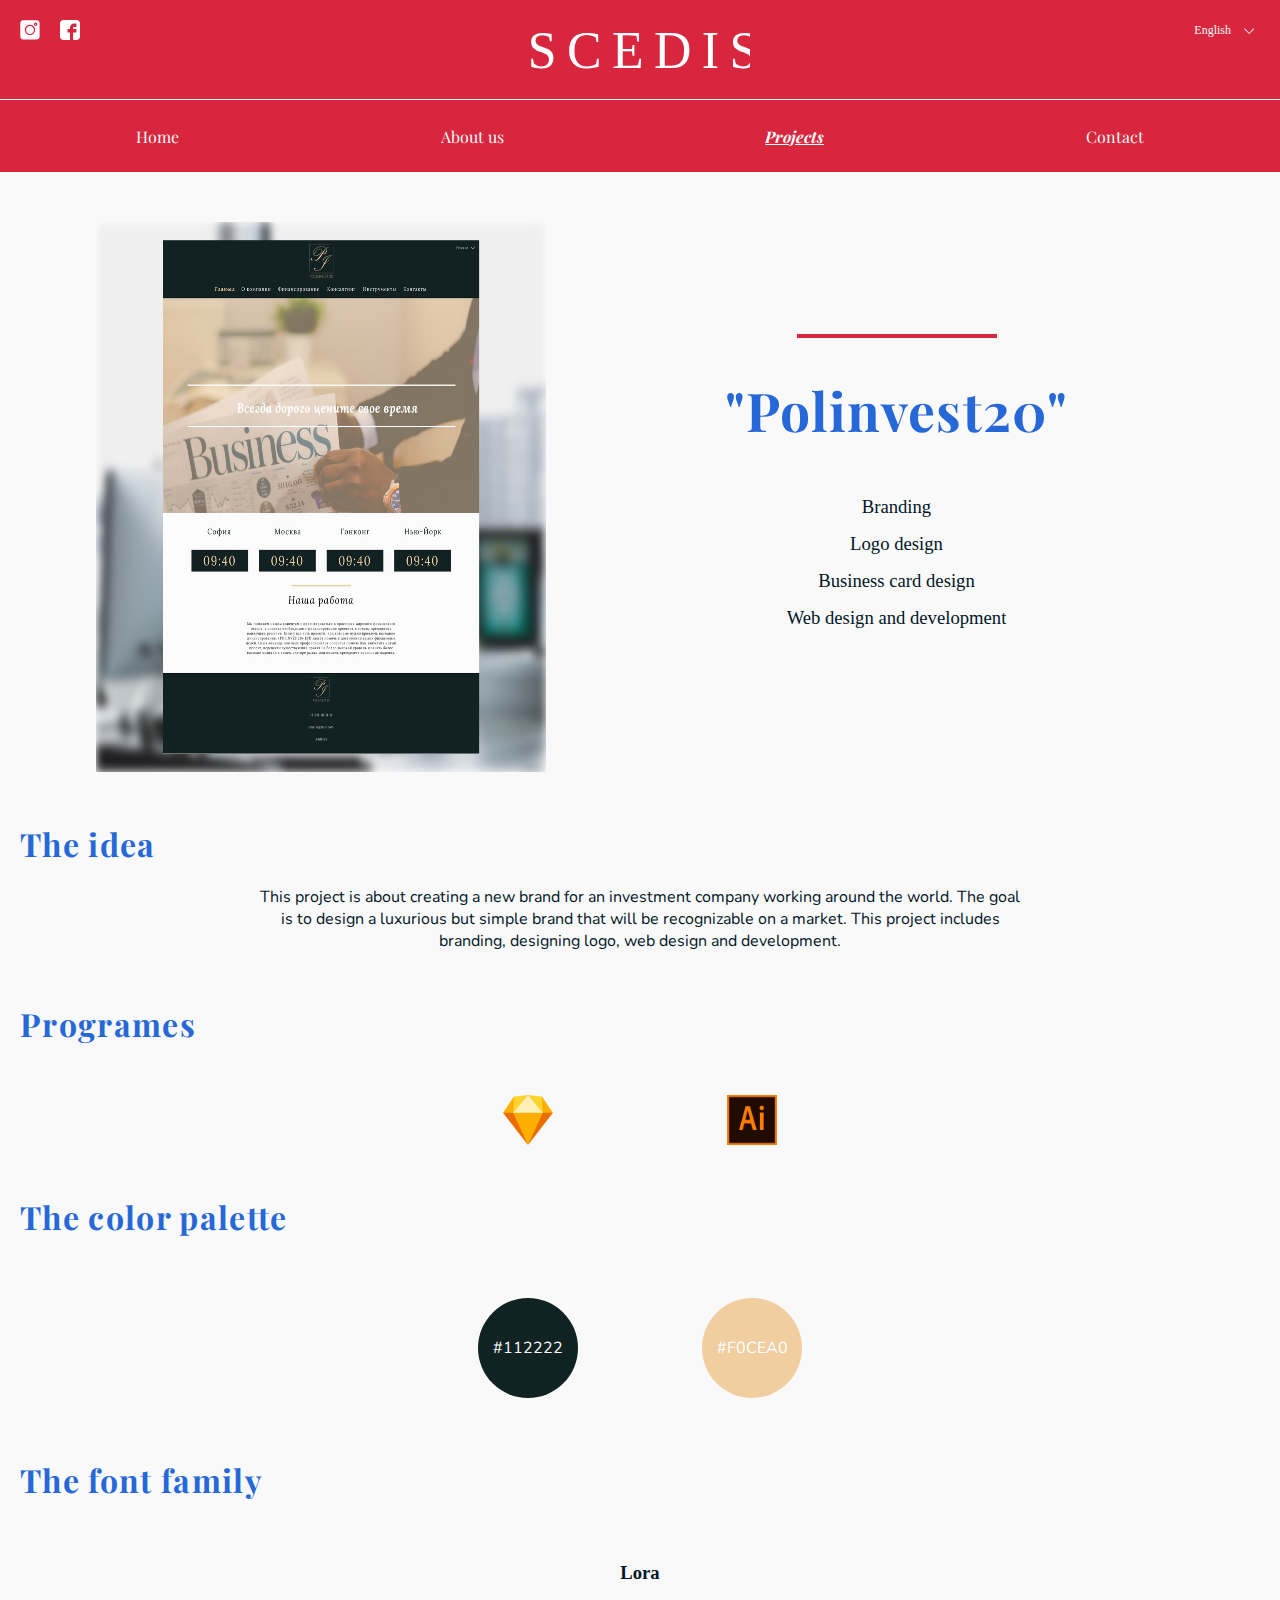
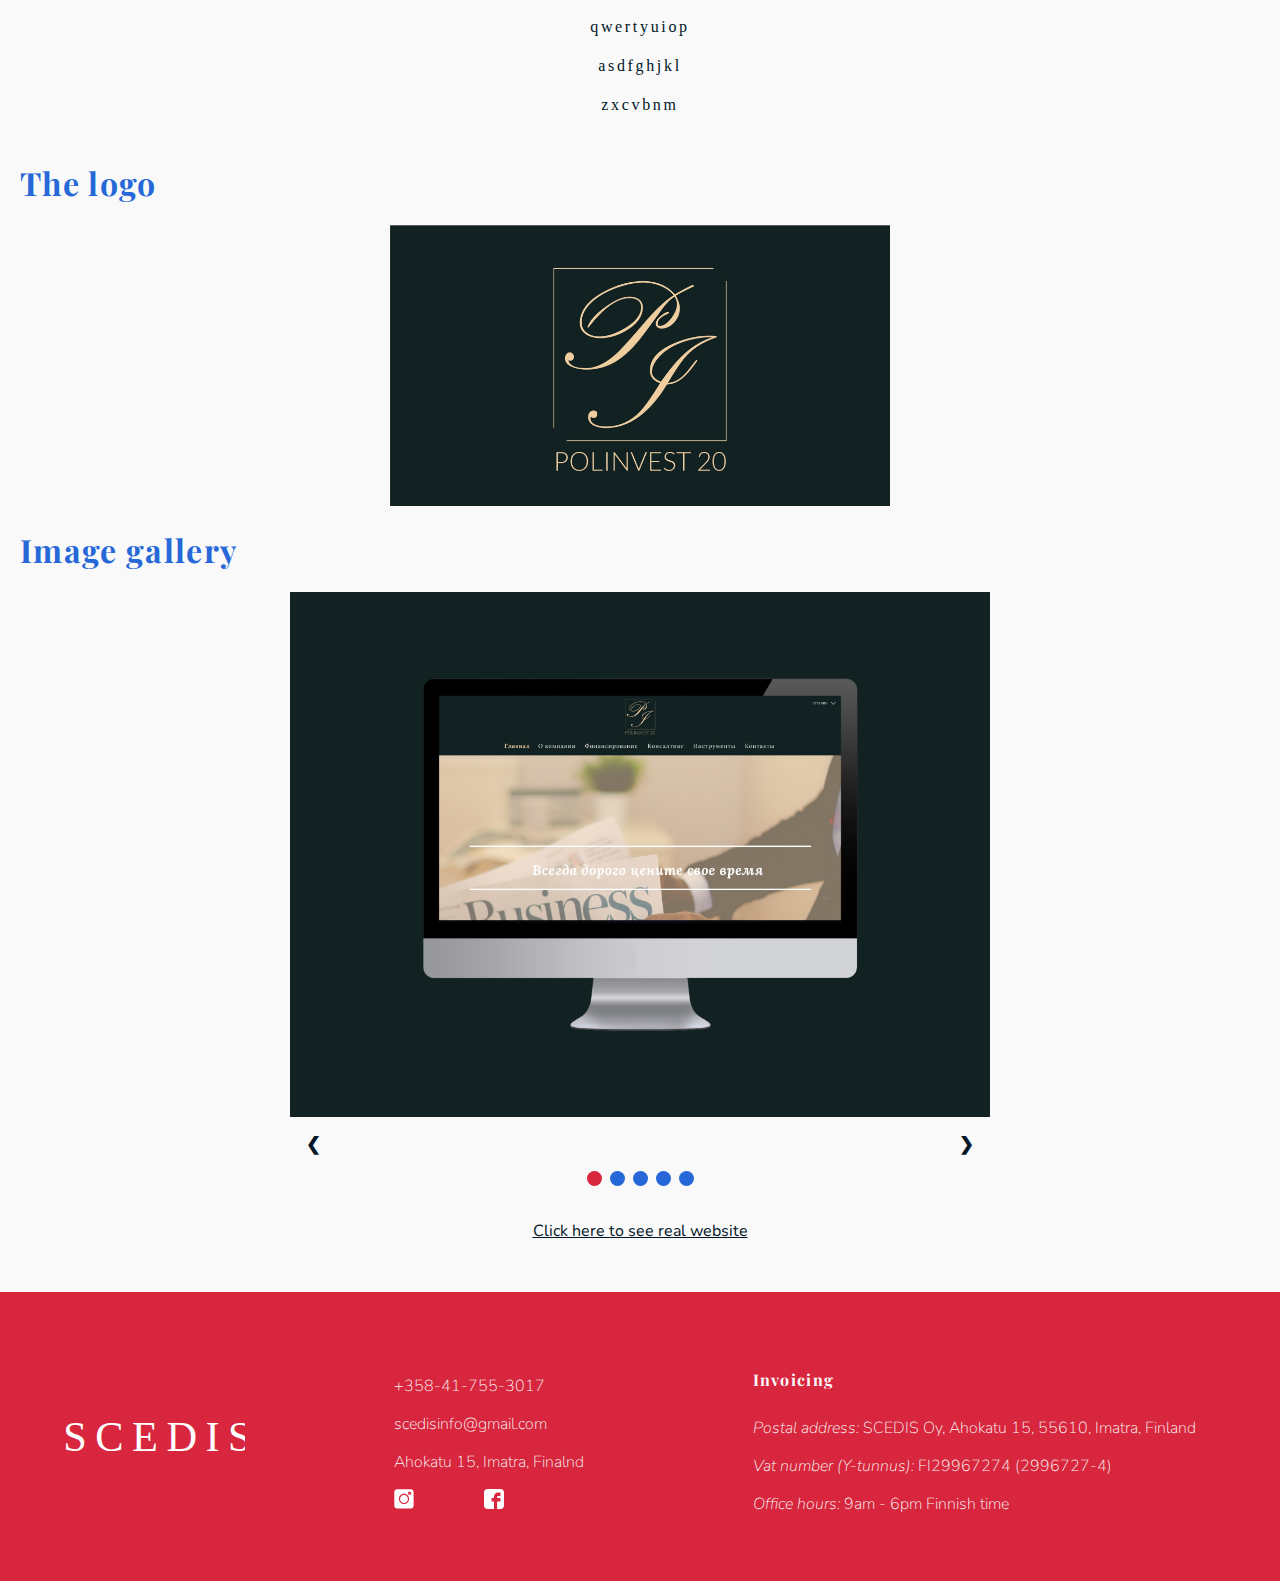
<file: polinvest20.html>
<!DOCTYPE html>
<html lang="en">
<head>
    <meta charset="UTF-8">
    <meta name="viewport" content="width=device-width, initial-scale=1.0">
    <meta http-equiv="X-UA-Compatible" content="ie=edge">
    <link rel="stylesheet" href="style.css">
    <link href='https://fonts.googleapis.com/css?family=Playfair Display' rel='stylesheet'>
    <link href='https://fonts.googleapis.com/css?family=Nunito' rel='stylesheet'>
    <title>Home</title>
</head>
<body>
  <div class="nav-section">
    <img src="assets/logo.svg" alt="" class="header-logo">
    <div class="lang-section">
        <button type="button" class="collapsible">English
            <img src="assets/down-arrow.svg" alt="" class="lang-btn">
        </button>
            <div class="content">
                <ul class="lang-list">
                    <li class="lang-item"><a href="" class="lang-item">Русский</a></li>
                    <li class="lang-item"><a href="" class="lang-item">Suomi</a></li>
                </ul>
            </div>
    </div>
    <div class="sm-container">
      <a href="https://www.instagram.com/scedisdesign/" target="_blank" class="sm-link"><img src="assets/instagram.svg" alt="" class="sm-img"></a>
      <a href="https://www.facebook.com/scedisinfo/" target="_blank" class="sm-link"><img src="assets//Facebook.svg" alt="" class="sm-img"></a>
    </div>
</div>
<nav>   
<ul class="nav-links">
<li><a href="index.html">Home</a></li>
<li><a href="about.html">About us</a></li>
<li><a href="projects.html" class="activated">Projects</a></li>
<li><a href="contact.html">Contact</a></li>
</ul>
<div class="burger">
<div class="line1"></div>
<div class="line2"></div>
<div class="line3"></div>
</div>
</nav>

<div class="intro-container flex-center">
    <img src="assets/project-page/Polinvest20/Polinvest20-intro.jpg" alt="" class="intro-img">
    <section class="intro-description flex-center">
      <div class="line"></div>
      <h1 class="title-one">"Polinvest20"</h1>
      <ul class="project-keywords">
          <li class="project-keywords-item">Branding</li>
          <li class="project-keywords-item">Logo design </li>
          <li class="project-keywords-item">Business card design</li>
          <li class="project-keywords-item">Web design and development </li>
      </ul>
    </section>
  </div>

  <div class="line line-left"></div>
  <h1 class="title-one left">The idea</h1>
  <p class="body-text body-wide">This project is about creating a new brand for an investment company working around the world. The goal is to design a luxurious but simple brand that will be recognizable on a market. This project includes branding, designing logo, web design and development.  </p>

  <h1 class="title-one left">Programes</h1>
  <div class="program-container">
      <img src="assets/project-page/sketch.png" alt="" class="program-img">
      <img src="assets/project-page/illustrator.png" alt="" class="program-img">
  </div>

  <div class="line line-left"></div>
  <h1 class="title-one left">The color palette</h1>

  <div class="color-pallette-container flex-center">
      <div class="color-project color-one-polinvest">#112222</div>
      <div class="color-project color-two-polinvest">#F0CEA0</div>
  </div>

  <h1 class="title-one left">The font family</h1>
  <div class="font-family-container flex-center">
      <di class="font-family-box">
          <p class="font-title font-lora">Lora</p>
          <p class="font-text font-lora">qwertyuiop</p>
          <p class="font-text font-lora">asdfghjkl</p>
          <p class="font-text font-lora">zxcvbnm</p>
      </di>
  </div>

  <div class="line line-left"></div>
  <h1 class="title-one left">The logo</h1>
  <img src="assets/project-page/Polinvest20/polinvest-logo.jpg" alt="" class="projcet-img-logo">

  <h1 class="title-one left">Image gallery</h1>

  <div class="slideshow-container">

        <div class="mySlides fade">
          <img src="assets/project-page/Polinvest20/1.jpg" class="slideshow-img">
        </div>
        
        <div class="mySlides fade">
          <img src="assets/project-page/Polinvest20/2.jpg" class="slideshow-img">
        </div>
        
        <div class="mySlides fade">
          <img src="assets/project-page/Polinvest20/3.jpg" class="slideshow-img">
        </div>
        <div class="mySlides fade">
          <img src="assets/project-page/Polinvest20/4.jpg" class="slideshow-img">
        </div>
        <div class="mySlides fade">
          <img src="assets/project-page/Polinvest20/6.jpg" class="slideshow-img">
        </div>
        
        <div class="slide-btn-container">
            <a class="prev" onclick="plusSlides(-1)">&#10094;</a>
            <a class="next" onclick="plusSlides(1)">&#10095;</a>
        </div>

        <div style="text-align:center" class="dot-container">
                <span class="dot" onclick="currentSlide(1)"></span> 
                <span class="dot" onclick="currentSlide(2)"></span> 
                <span class="dot" onclick="currentSlide(3)"></span> 
                <span class="dot" onclick="currentSlide(4)"></span> 
                <span class="dot" onclick="currentSlide(5)"></span> 
              </div>

    </div>
    

<!--
  <div class="project-img-gallery-container">
      <img src="assets/project-page/Polinvest20/1.jpg" alt="" class="project-img">
      <img src="assets/project-page/Polinvest20/2.jpg" alt="" class="project-img">
      <img src="assets/project-page/Polinvest20/3.jpg" alt="" class="project-img">
      <img src="assets/project-page/Polinvest20/4.jpg" alt="" class="project-img">
      <img src="assets/project-page/Polinvest20/6.jpg" alt="" class="project-img">
  </div>
-->
  <a href="http://polinvest20.com/" target="_blank" class="project-link">Click here to see real website</a>


  <footer class="flex-center">
        <img src="assets/logo.svg" alt="" class="footer-logo">
      <div class="footer-section">
          <p class="footer-text"><a href="tel:+358417553017" class="footer-title">‭+358-41-755-3017</a></p>
          <p class="footer-text"><a href="mailto:scedisinfo@gmail.com" class="footer-title">scedisinfo@gmail.com</a></p>
          <p class="footer-text">Ahokatu 15, Imatra, Finalnd</p>
          <div class="footer-sm flex-center">
            <a href="https://www.instagram.com/scedisdesign/" target="_blank" class="footer-sm-img"><img src="assets/instagram.svg" class="footer-sm-img"></a>
            <a href="https://www.facebook.com/scedisinfo/" target="_blank" class="footer-sm-img"><img src="assets/Facebook.svg" class="footer-sm-img"></a>
          </div>
      </div>
    
      <div class="footer-section">
        <h5 class="title-five">Invoicing</h5>
        <p class="footer-text"><em>Postal address:</em> SCEDIS Oy, Ahokatu 15, 55610, Imatra, Finland</p>
        <p class="footer-text"><em>Vat number (Y-tunnus):</em> FI29967274 (2996727-4)</p>
        <p class="footer-text"><em>Office hours:</em> 9am - 6pm Finnish time</p>
      </div>
    </footer>

<script src="nav.js"></script>
</body>
</html>
</file>
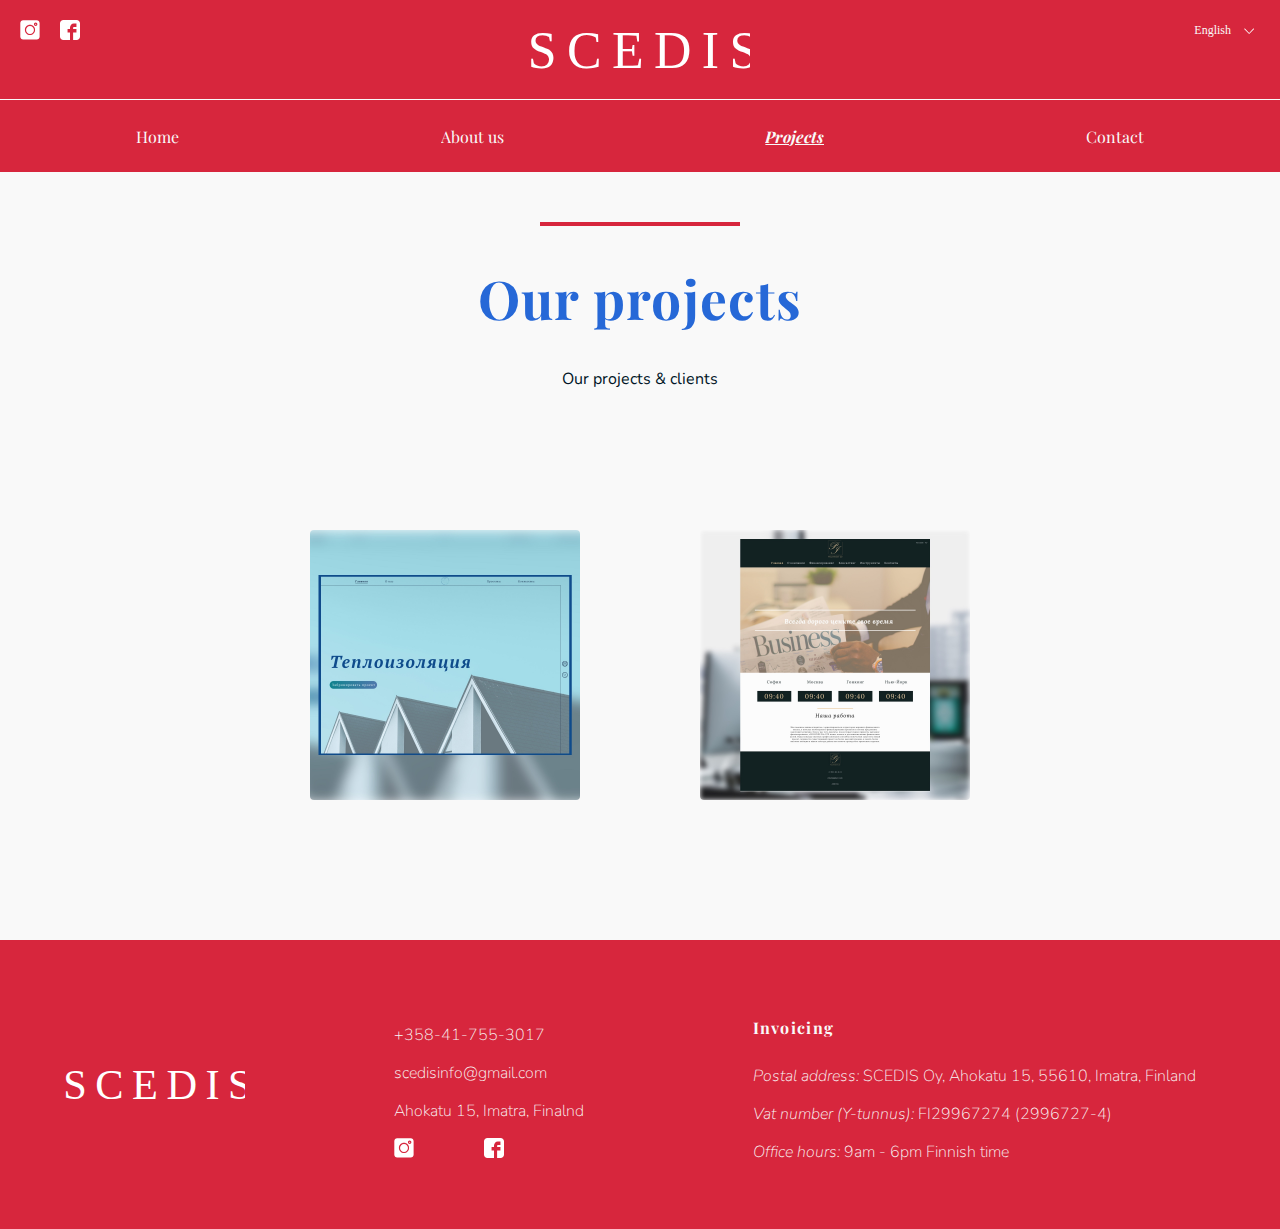
<file: projects.html>
<!DOCTYPE html>
<html lang="en">
<head>
    <meta charset="UTF-8">
    <meta name="viewport" content="width=device-width, initial-scale=1.0">
    <meta http-equiv="X-UA-Compatible" content="ie=edge">
    <link rel="stylesheet" href="style.css">
    <link href='https://fonts.googleapis.com/css?family=Playfair Display' rel='stylesheet'>
    <link href='https://fonts.googleapis.com/css?family=Nunito' rel='stylesheet'>
    <title>Home</title>
</head>
<body>
  <div class="nav-section">
    <img src="assets/logo.svg" alt="" class="header-logo">
    <div class="lang-section">
        <button type="button" class="collapsible">English
            <img src="assets/down-arrow.svg" alt="" class="lang-btn">
        </button>
            <div class="content">
                <ul class="lang-list">
                    <li class="lang-item"><a href="" class="lang-item">Русский</a></li>
                    <li class="lang-item"><a href="" class="lang-item">Suomi</a></li>
                </ul>
            </div>
    </div>
    <div class="sm-container">
      <a href="https://www.instagram.com/scedisdesign/" target="_blank" class="sm-link"><img src="assets/instagram.svg" alt="" class="sm-img"></a>
      <a href="https://www.facebook.com/scedisinfo/" target="_blank" class="sm-link"><img src="assets//Facebook.svg" alt="" class="sm-img"></a>
    </div>
</div>
<nav>   
<ul class="nav-links">
<li><a href="index.html">Home</a></li>
<li><a href="about.html">About us</a></li>
<li><a href="projects.html" class="activated">Projects</a></li>
<li><a href="contact.html">Contact</a></li>
</ul>
<div class="burger">
<div class="line1"></div>
<div class="line2"></div>
<div class="line3"></div>
</div>
</nav>

<!--
<div class="intro-container flex-center">
    <img src="assets/project-page/project-intro.png" alt="" class="intro-img">
    <section class="intro-description flex-center">
      <div class="line"></div>
      <h1 class="title-one">Our projects</h1>
      <p class="body-text">Lorem ipsum dolor sit amet consectetur adipisicing elit. Laudantium eos iure, adipisci ipsum quos nostrum consectetur accusamus? Consequuntur voluptatibus velit temporibus perspiciatis officia doloremque rerum dolorem aliquam iure consequatur. Assumenda.</p>
    </section>
  </div>
  -->

  <div class="line"></div>
  <h1 class="title-one">Our projects</h1>
  <p class="body-text body-wide">Our projects & clients</p>

<div class="services-container flex-center projects">
    <a href="park2.html" class="container">
        <div class="container">
        <div class="overlay">
          <div class="text">Web design & development</div>
        </div>
          <img src="assets/project-page/Park2/Park2-intro.jpg" alt="Avatar" class="image">
      </div>
    </a>
    <a href="polinvest20.html" class="container">
    <div class="container">
        <div class="overlay">
          <div class="text">Web design & development</div>
        </div>
          <img src="assets/project-page/Polinvest20/Polinvest20-intro.jpg" alt="Avatar" class="image">
      </div>
    </a>
</div>

  <footer class="flex-center">
        <img src="assets/logo.svg" alt="" class="footer-logo">
      <div class="footer-section">
          <p class="footer-text"><a href="tel:+358417553017" class="footer-title">‭+358-41-755-3017</a></p>
          <p class="footer-text"><a href="mailto:scedisinfo@gmail.com" class="footer-title">scedisinfo@gmail.com</a></p>
          <p class="footer-text">Ahokatu 15, Imatra, Finalnd</p>
          <div class="footer-sm flex-center">
            <a href="https://www.instagram.com/scedisdesign/" target="_blank" class="footer-sm-img"><img src="assets/instagram.svg" class="footer-sm-img"></a>
            <a href="https://www.facebook.com/scedisinfo/" target="_blank" class="footer-sm-img"><img src="assets/Facebook.svg" class="footer-sm-img"></a>
          </div>
      </div>
    
      <div class="footer-section">
        <h5 class="title-five">Invoicing</h5>
        <p class="footer-text"><em>Postal address:</em> SCEDIS Oy, Ahokatu 15, 55610, Imatra, Finland</p>
        <p class="footer-text"><em>Vat number (Y-tunnus):</em> FI29967274 (2996727-4)</p>
        <p class="footer-text"><em>Office hours:</em> 9am - 6pm Finnish time</p>
      </div>
    </footer>

<script src="nav.js"></script>
</body>
</html>
</file>
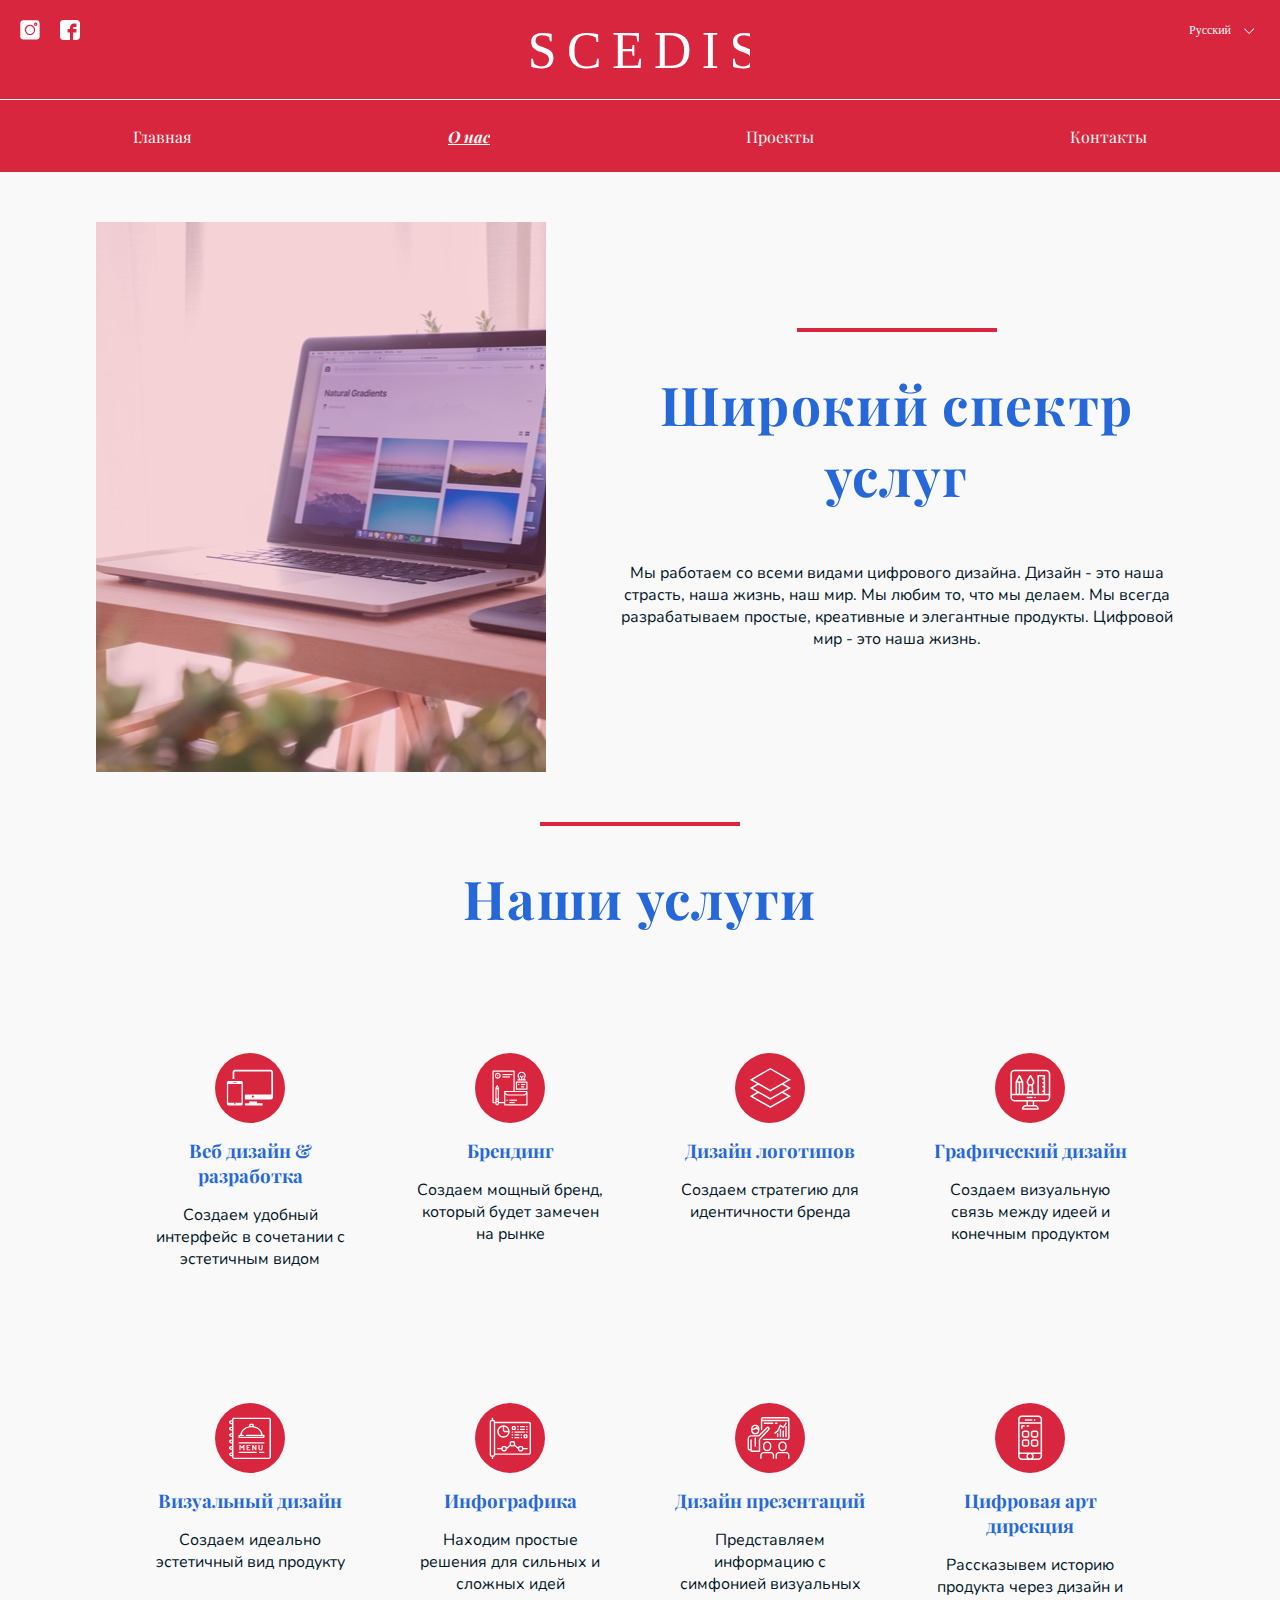
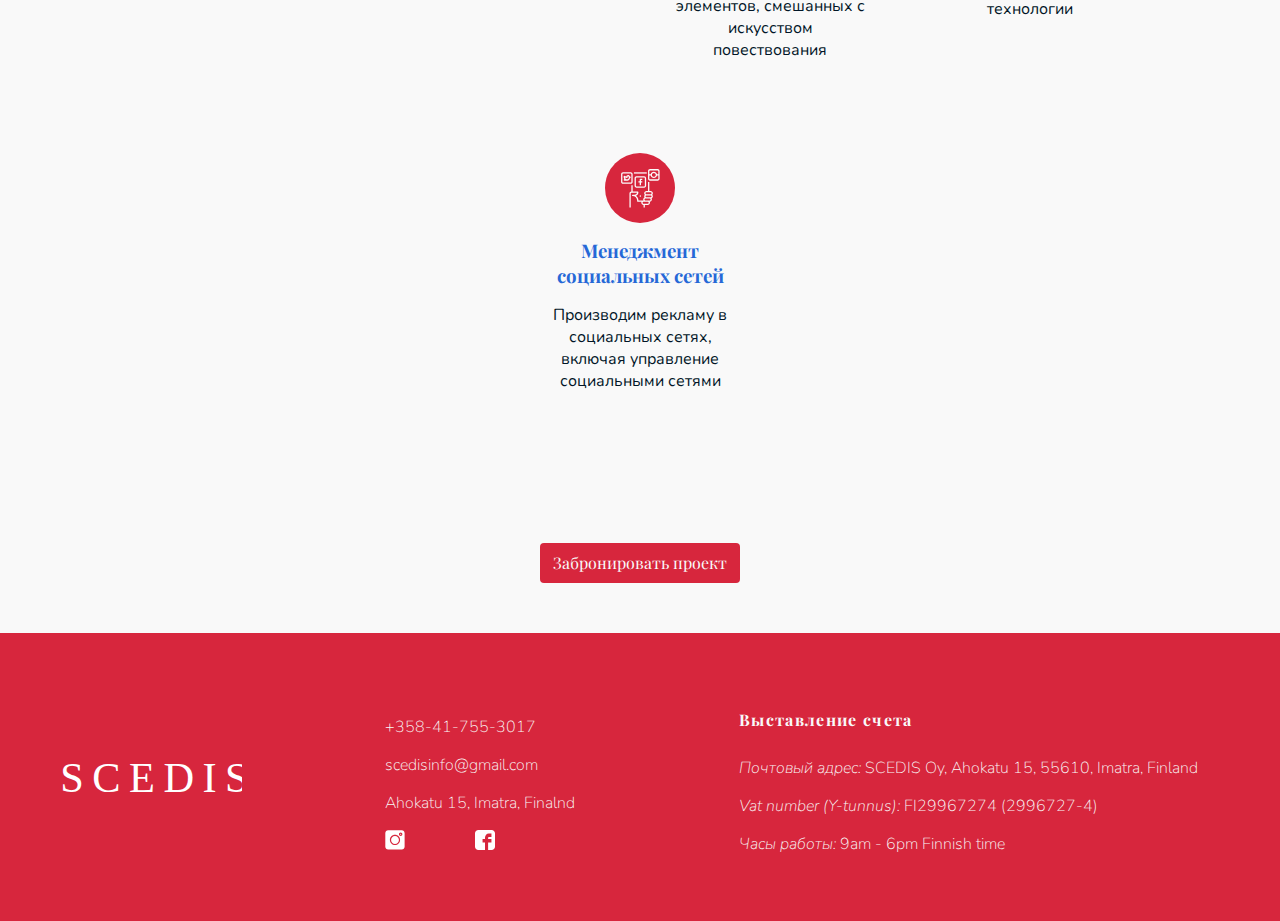
<file: RU/about.html>
<!DOCTYPE html>
<html lang="ru">
<head>
    <meta charset="UTF-8">
    <meta name="viewport" content="width=device-width, initial-scale=1.0">
    <meta http-equiv="X-UA-Compatible" content="ie=edge">
    <link rel="stylesheet" href="style.css">
    <link href='https://fonts.googleapis.com/css?family=Playfair Display' rel='stylesheet'>
    <link href='https://fonts.googleapis.com/css?family=Nunito' rel='stylesheet'>
    <title>О нас</title>
</head>
<body>
  <div class="nav-section">
    <img src="assets/logo.svg" alt="" class="header-logo">
    <div class="lang-section">
        <button type="button" class="collapsible">Русский
            <img src="assets/down-arrow.svg" alt="" class="lang-btn">
        </button>
            <div class="content">
                <ul class="lang-list">
                    <li class="lang-item"><a href="/about.html" class="lang-item">English</a></li>
                    <li class="lang-item"><a href="" class="lang-item">Suomi</a></li>
                </ul>
            </div>
    </div>
    <div class="sm-container">
      <a href="https://www.instagram.com/scedisdesign/" class="sm-link"><img src="assets/instagram.svg" alt="" class="sm-img"></a>
      <a href="https://www.facebook.com/scedisinfo/" class="sm-link"><img src="assets//Facebook.svg" alt="" class="sm-img"></a>
    </div>
</div>
<nav>   
<ul class="nav-links">
<li><a href="index.html">Главная</a></li>
<li><a href="about.html" class="activated">О нас</a></li>
<li><a href="projects.html">Проекты</a></li>
<li><a href="contact.html">Контакты</a></li>
</ul>
<div class="burger">
<div class="line1"></div>
<div class="line2"></div>
<div class="line3"></div>
</div>
</nav>

<div class="intro-container flex-center">
  <img src="assets/about-page/about-intro-image.jpg" alt="" class="intro-img">
  <section class="intro-description flex-center">
    <div class="line"></div>
    <h1 class="title-one">Широкий спектр услуг</h1>
    <p class="body-text">Мы работаем со всеми видами цифрового дизайна. Дизайн - это наша страсть, наша жизнь, наш мир. Мы любим то, что мы делаем. Мы всегда разрабатываем простые, креативные и элегантные продукты. Цифровой мир - это наша жизнь.</p>
  </section>
</div>

<div class="line"></div>
<h1 class="title-one">Наши услуги</h1>

<div class="services-container flex-center">
  <div class="services-box">
      <img src="assets/about-page/web-design.svg" alt="" class="services-img">
      <h2 class="title-two">Веб дизайн & разработка</h2>
      <p class="body-text service-description">Создаем удобный интерфейс в сочетании с эстетичным видом</p>
  </div>
  <div class="services-box">
      <img src="assets/about-page/branding.svg" alt="" class="services-img">
      <h2 class="title-two">Брендинг</h2>
      <p class="body-text service-description">Создаем мощный бренд, который будет замечен на рынке</p>
  </div>
  <div class="services-box">
      <img src="assets/about-page/logo-design.svg" alt="" class="services-img">
      <h2 class="title-two">Дизайн логотипов</h2>
      <p class="body-text service-description">Создаем стратегию для идентичности бренда</p>
  </div>
  <div class="services-box">
      <img src="assets/about-page/graphic-design.svg" alt="" class="services-img">
      <h2 class="title-two">Графический дизайн</h2>
      <p class="body-text service-description">Создаем визуальную связь между идеей и конечным продуктом</p>
  </div>
  <div class="services-box">
      <img src="assets/about-page/visual-design.svg" alt="" class="services-img">
      <h2 class="title-two">Визуальный дизайн</h2>
      <p class="body-text service-description">Создаем идеально эстетичный вид продукту</p>
  </div>
  <div class="services-box">
      <img src="assets/about-page/motion-graphics.svg" alt="" class="services-img">
      <h2 class="title-two">Инфографика</h2>
      <p class="body-text service-description">Находим простые решения для сильных и сложных идей</p>
  </div>
  <div class="services-box">
      <img src="assets/about-page/presentation-design.svg" alt="" class="services-img">
      <h2 class="title-two">Дизайн презентаций</h2>
      <p class="body-text service-description">Представляем информацию с симфонией визуальных элементов, смешанных с искусством повествования</p>
  </div>
  <div class="services-box">
      <img src="assets/about-page/digital-art-direction.svg" alt="" class="services-img">
      <h2 class="title-two">Цифровая арт дирекция</h2>
      <p class="body-text service-description">Рассказывем историю продукта через дизайн и технологии</p>
  </div>
  <div class="services-box">
      <img src="assets/about-page/social-media.svg" alt="" class="services-img">
      <h2 class="title-two">Менеджмент социальных сетей</h2>
      <p class="body-text service-description">Производим рекламу в социальных сетях, включая управление социальными сетями</p>
  </div>
</div>

<a href="mailto:scedisinfo@gmail.com" class="btn"><div>Забронировать проект</div></a>


<footer class="flex-center">
    <img src="assets/logo.svg" alt="" class="footer-logo">
  <div class="footer-section">
      <p class="footer-text"><a href="tel:+358417553017" class="footer-title">‭+358-41-755-3017</a></p>
      <p class="footer-text"><a href="mailto:scedisinfo@gmail.com" class="footer-title">scedisinfo@gmail.com</a></p>
      <p class="footer-text">Ahokatu 15, Imatra, Finalnd</p>
      <div class="footer-sm flex-center">
        <a href="https://www.instagram.com/scedisdesign/" class="footer-sm-img"><img src="assets/instagram.svg" class="footer-sm-img"></a>
        <a href="https://www.facebook.com/scedisinfo/" class="footer-sm-img"><img src="assets/Facebook.svg" class="footer-sm-img"></a>
      </div>
  </div>

  <div class="footer-section">
    <h5 class="title-five">Выставление счета</h5>
    <p class="footer-text"><em>Почтовый адрес:</em> SCEDIS Oy, Ahokatu 15, 55610, Imatra, Finland</p>
    <p class="footer-text"><em>Vat number (Y-tunnus):</em> FI29967274 (2996727-4)</p>
    <p class="footer-text"><em>Часы работы:</em> 9am - 6pm Finnish time</p>
  </div>
</footer>
<script src="nav.js"></script>
</body>
</html>
</file>
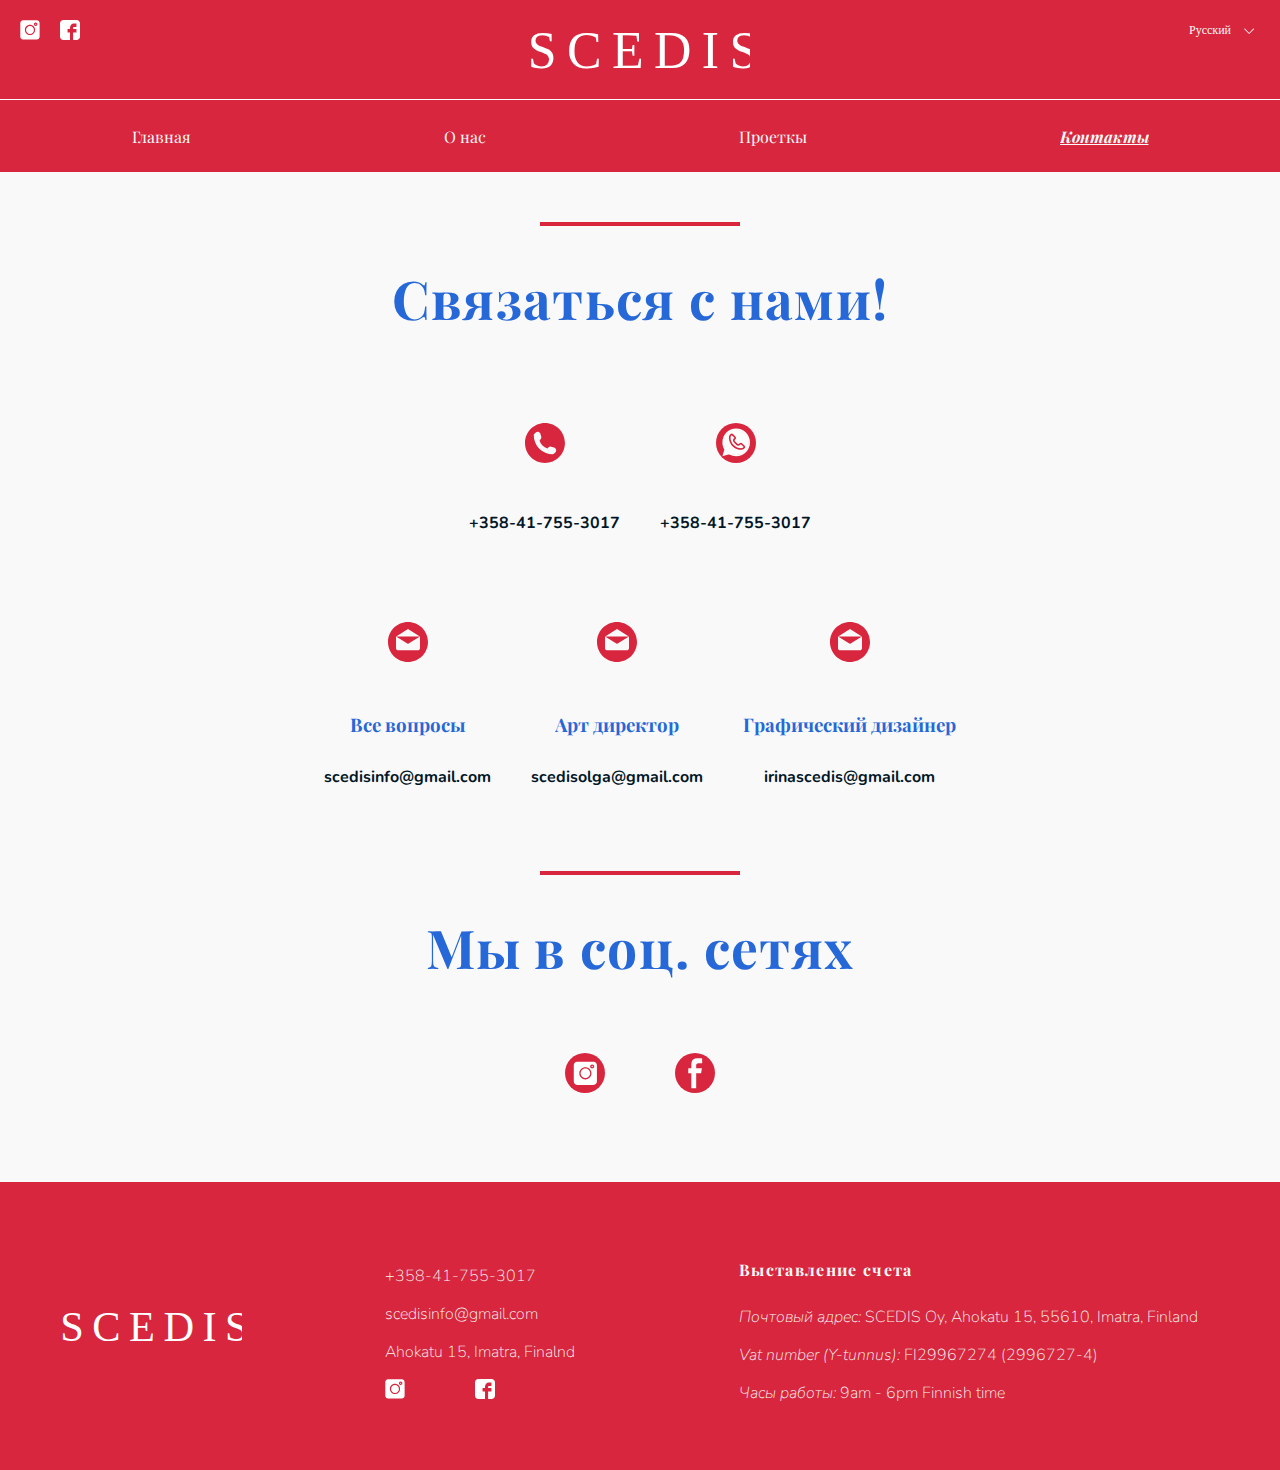
<file: RU/contact.html>
<!DOCTYPE html>
<html lang="ru">
<head>
    <meta charset="UTF-8">
    <meta name="viewport" content="width=device-width, initial-scale=1.0">
    <meta http-equiv="X-UA-Compatible" content="ie=edge">
    <link rel="stylesheet" href="style.css">
    <link href='https://fonts.googleapis.com/css?family=Playfair Display' rel='stylesheet'>
    <link href='https://fonts.googleapis.com/css?family=Nunito' rel='stylesheet'>
    <title>Contact SCEDIS</title>
</head>
<body>
  <div class="nav-section">
    <img src="assets/logo.svg" alt="" class="header-logo">
    <div class="lang-section">
        <button type="button" class="collapsible">Русский
            <img src="assets/down-arrow.svg" alt="" class="lang-btn">
        </button>
            <div class="content">
                <ul class="lang-list">
                    <li class="lang-item"><a href="/contact.html" class="lang-item">English</a></li>
                    <li class="lang-item"><a href="" class="lang-item">Suomi</a></li>
                </ul>
            </div>
    </div>
    <div class="sm-container">
      <a href="https://www.instagram.com/scedisdesign/" class="sm-link"><img src="assets/instagram.svg" alt="" class="sm-img"></a>
      <a href="https://www.facebook.com/scedisinfo/" class="sm-link"><img src="assets//Facebook.svg" alt="" class="sm-img"></a>
    </div>
</div>
<nav>   
<ul class="nav-links">
<li><a href="index.html">Главная</a></li>
<li><a href="about.html">О нас</a></li>
<li><a href="projects.html">Проеткы</a></li>
<li><a href="contact.html" class="activated">Контакты</a></li>
</ul>
<div class="burger">
<div class="line1"></div>
<div class="line2"></div>
<div class="line3"></div>
</div>
</nav>

<!--
<div class="intro-container flex-center">
  <img src="assets/contact-page/contact-intro.png" alt="" class="intro-img">
  <section class="intro-description flex-center">
    <div class="line"></div>
    <h1 class="title-one">We are always keep in touch</h1>
    <p class="body-text">We specialize in a wide range of digital design. Design is our passion, our life, our world. We love what we do. We always design precise, creative and elegant products. Digital world is our life. It is evident in our work.</p>
  </section>
</div>
-->

<div class="line"></div>
<h1 class="title-one">Связаться с нами!</h1>

<div class="contact-container flex-center">

    <a href="tel:+358417553017" class="contact-card">
        <img src="assets/contact-page/phone.svg" alt="" class="contact-img">
        <h2 class="title-two">+358-41-755-3017</h2>
    </a>
    
    <a href="whatsapp://send?abid=358417553017&text=Hello%2C%20SCEDIS!" class="contact-card">
        <img src="assets/contact-page/whatsapp.svg" alt="" class="contact-img">
        <h2 class="title-two">+358-41-755-3017</h2>
    </a>
<!--
  <a href="skype:live:scedisinfo?chat" class="contact-card">
      <img src="assets/contact-page/skype.svg" alt="" class="contact-img">
      <h2 class="title-two">live:scedisinfo</h2>
  </a>
  -->

</div>
<div class="contact-container flex-center">
  <a href="mailto:scedisinfo@gmail.com" class="contact-card">
      <img src="assets/contact-page/email.svg" alt="" class="contact-img">
      <h2 class="title-contact">Все вопросы</h2>
      <h2 class="title-two">scedisinfo@gmail.com</h2>
  </a>
  <a href="mailto:scedisolga@gmail.com" class="contact-card">
      <img src="assets/contact-page/email.svg" alt="" class="contact-img">
      <h2 class="title-contact">Арт директор</h2>
      <h2 class="title-two">scedisolga@gmail.com</h2>
  </a>
  <a href="mailto:irinascedis@gmail.com" class="contact-card">
      <img src="assets/contact-page/email.svg" alt="" class="contact-img">
      <h2 class="title-contact">Графический дизайнер</h2>
      <h2 class="title-two">irinascedis@gmail.com</h2>
  </a>

</div>

<div class="line"></div>
<h1 class="title-one">Мы в соц. сетях</h1>
<div class="contact-container flex-center">
        <a href="https://www.instagram.com/scedisdesign/" target="_blank" class="services-box">
            <img src="assets/contact-page/Instagram.svg" alt="" class="contact-img">
        </a>
        <a href="https://www.facebook.com/scedisinfo/" target="_blank" class="services-box">
            <img src="assets/contact-page/facebook.svg" alt="" class="contact-img">
        </a>
</div>

<footer class="flex-center">
    <img src="assets/logo.svg" alt="" class="footer-logo">
  <div class="footer-section">
      <p class="footer-text"><a href="tel:+358417553017" class="footer-title">‭+358-41-755-3017</a></p>
      <p class="footer-text"><a href="mailto:scedisinfo@gmail.com" class="footer-title">scedisinfo@gmail.com</a></p>
      <p class="footer-text">Ahokatu 15, Imatra, Finalnd</p>
      <div class="footer-sm flex-center">
        <a href="https://www.instagram.com/scedisdesign/" class="footer-sm-img"><img src="assets/instagram.svg" class="footer-sm-img"></a>
        <a href="https://www.facebook.com/scedisinfo/" class="footer-sm-img"><img src="assets/Facebook.svg" class="footer-sm-img"></a>
      </div>
  </div>

  <div class="footer-section">
    <h5 class="title-five">Выставление счета</h5>
    <p class="footer-text"><em>Почтовый адрес:</em> SCEDIS Oy, Ahokatu 15, 55610, Imatra, Finland</p>
    <p class="footer-text"><em>Vat number (Y-tunnus):</em> FI29967274 (2996727-4)</p>
    <p class="footer-text"><em>Часы работы:</em> 9am - 6pm Finnish time</p>
  </div>
</footer>
<script src="nav.js"></script>
</body>
</html>
</file>
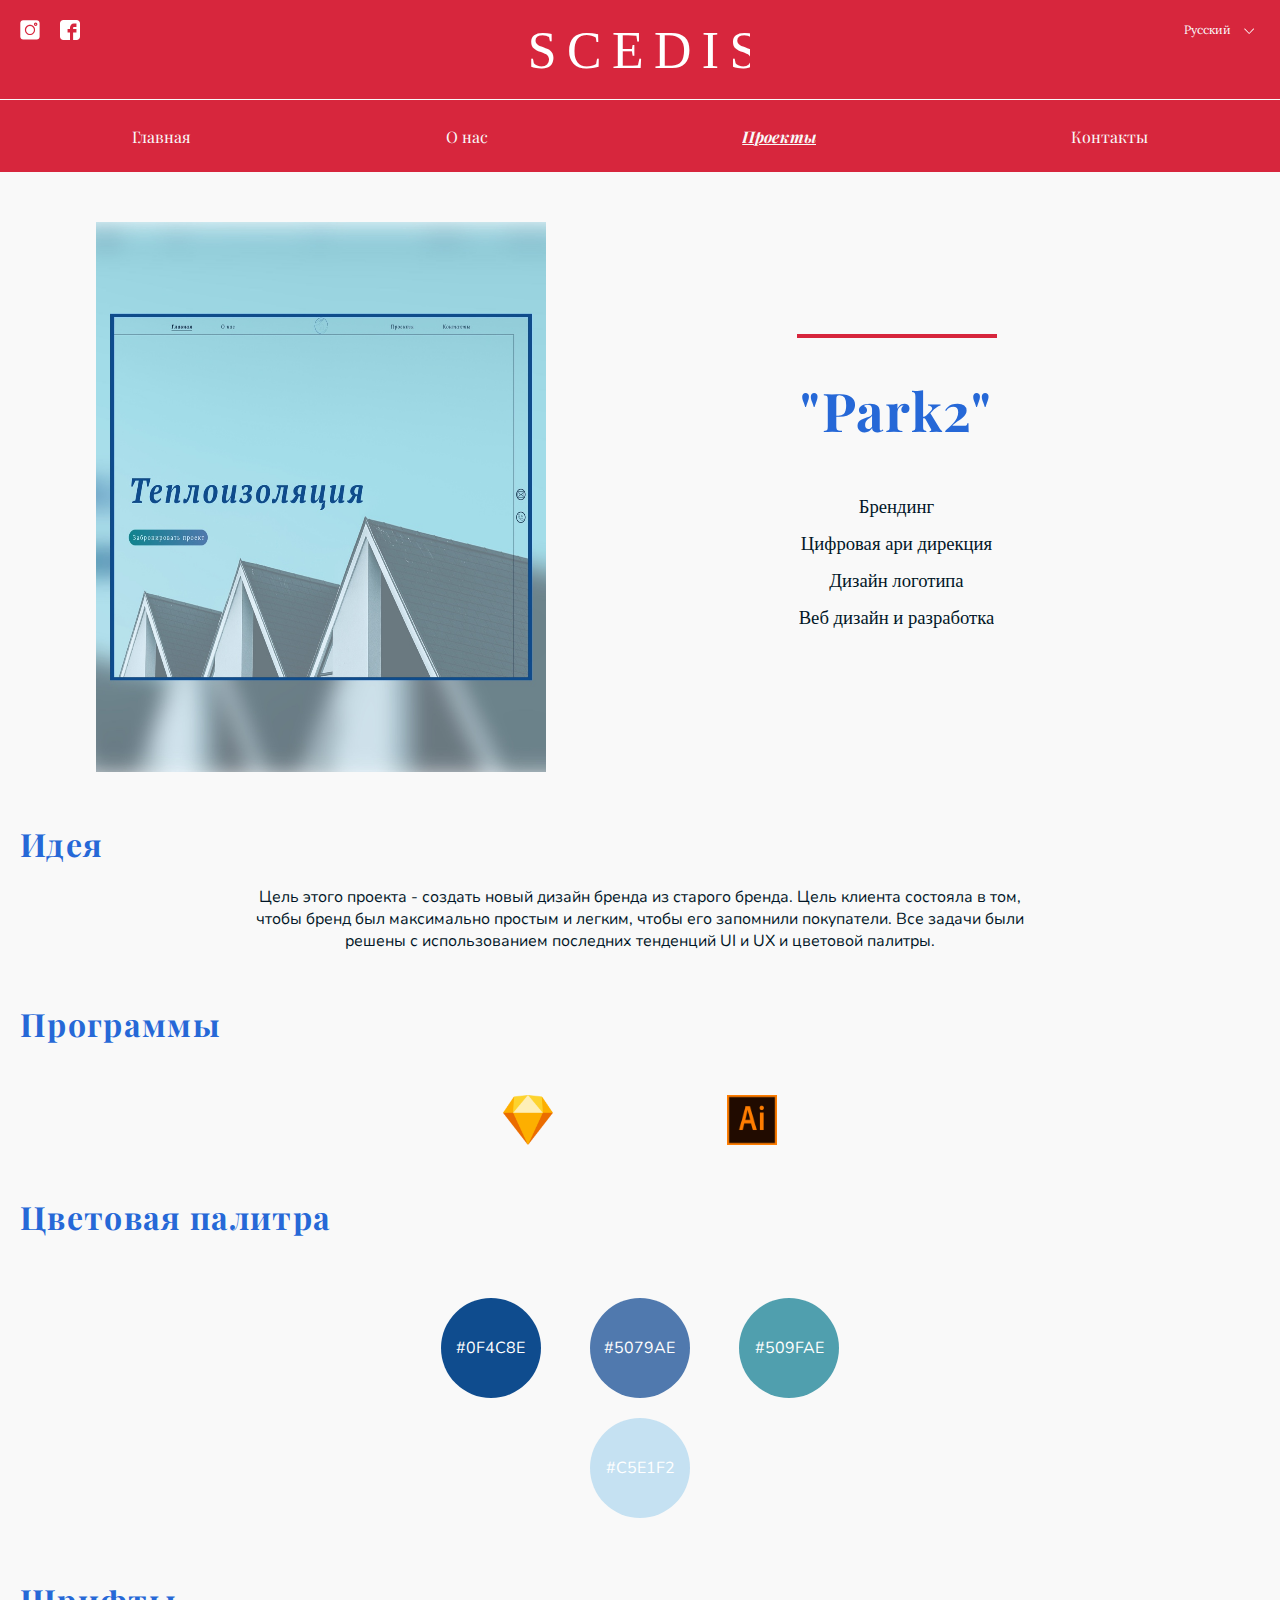
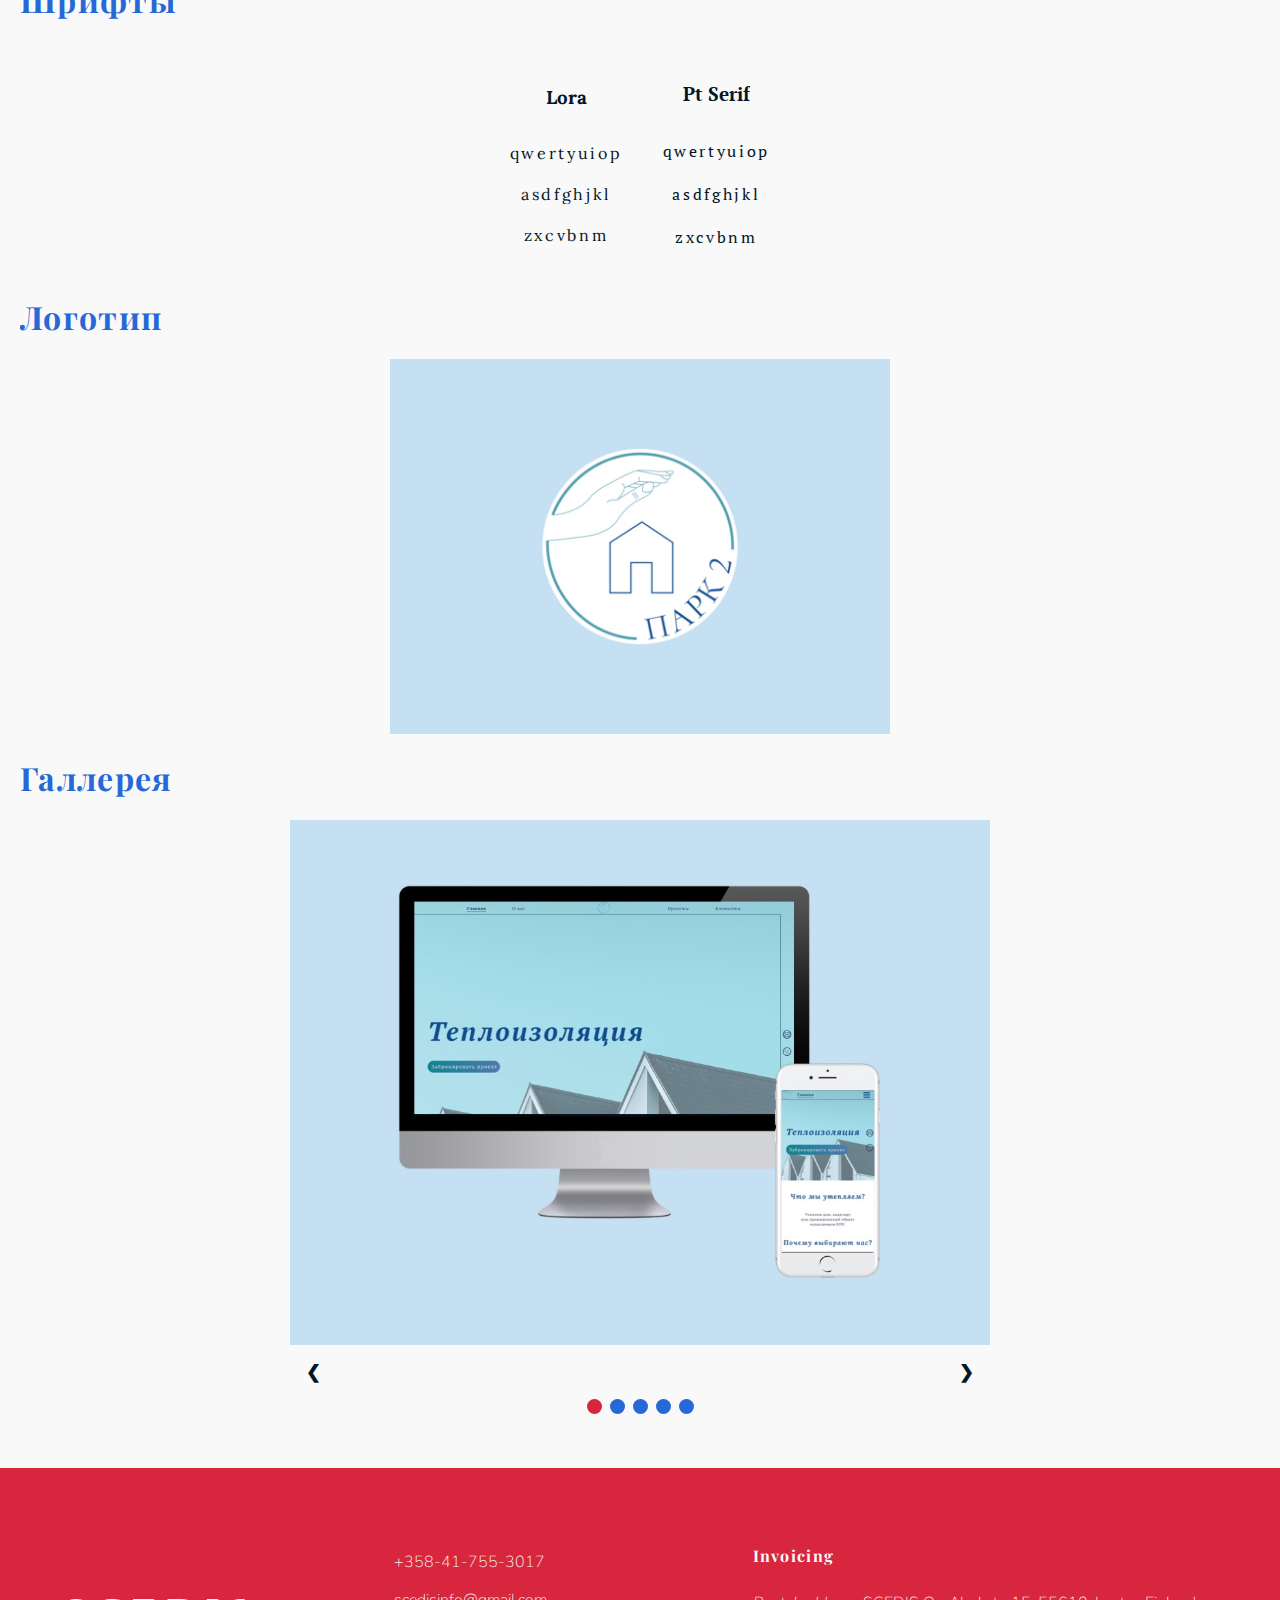
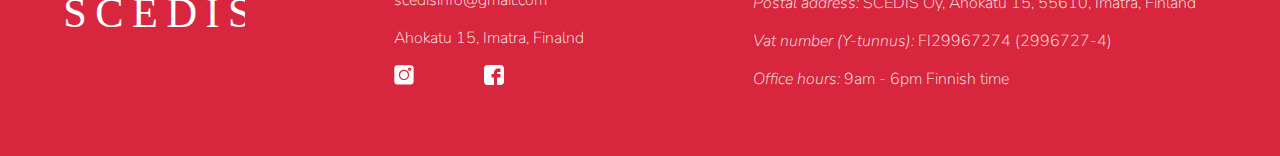
<file: RU/park2.html>
<!DOCTYPE html>
<html lang="ru">
<head>
    <meta charset="UTF-8">
    <meta name="viewport" content="width=device-width, initial-scale=1.0">
    <meta http-equiv="X-UA-Compatible" content="ie=edge">
    <link rel="stylesheet" href="style.css">
    <link href='https://fonts.googleapis.com/css?family=Playfair Display' rel='stylesheet'>
    <link href='https://fonts.googleapis.com/css?family=Nunito' rel='stylesheet'>
    <link href='https://fonts.googleapis.com/css?family=Lora' rel='stylesheet'>
    <link href='https://fonts.googleapis.com/css?family=PT Serif' rel='stylesheet'>
    <title>Home</title>
</head>
<body>
  <div class="nav-section">
    <img src="assets/logo.svg" alt="" class="header-logo">
    <div class="lang-section">
        <button type="button" class="collapsible">Русский
            <img src="assets/down-arrow.svg" alt="" class="lang-btn">
        </button>
            <div class="content">
                <ul class="lang-list">
                    <li class="lang-item"><a href="/park2.html" class="lang-item">English</a></li>
                    <li class="lang-item"><a href="" class="lang-item">Suomi</a></li>
                </ul>
            </div>
    </div>
    <div class="sm-container">
      <a href="https://www.instagram.com/scedisdesign/" target="_blank" class="sm-link"><img src="assets/instagram.svg" alt="" class="sm-img"></a>
      <a href="https://www.facebook.com/scedisinfo/" target="_blank" class="sm-link"><img src="assets//Facebook.svg" alt="" class="sm-img"></a>
    </div>
</div>
<nav>   
<ul class="nav-links">
<li><a href="index.html">Главная</a></li>
<li><a href="about.html">О нас</a></li>
<li><a href="projects.html" class="activated">Проекты</a></li>
<li><a href="contact.html">Контакты</a></li>
</ul>
<div class="burger">
<div class="line1"></div>
<div class="line2"></div>
<div class="line3"></div>
</div>
</nav>

<div class="intro-container flex-center">
    <img src="assets/project-page/Park2/Park2-intro.jpg" alt="" class="intro-img">
    <section class="intro-description flex-center">
      <div class="line"></div>
      <h1 class="title-one">"Park2"</h1>
      <ul class="project-keywords">
        <li class="project-keywords-item">Брендинг</li>
        <li class="project-keywords-item">Цифровая ари дирекция</li>
        <li class="project-keywords-item">Дизайн логотипа</li>
        <li class="project-keywords-item">Веб дизайн и разработка</li>
    </ul>
    </section>
  </div>

  <div class="line line-left"></div>
  <h1 class="title-one left">Идея</h1>
  <p class="body-text body-wide">Цель этого проекта - создать новый дизайн бренда из старого бренда. Цель клиента состояла в том, чтобы бренд был максимально простым и легким, чтобы его запомнили покупатели. Все задачи были решены с использованием последних тенденций UI и UX и цветовой палитры.</p>

  <h1 class="title-one left">Программы</h1>
  <div class="program-container">
      <img src="assets/project-page/sketch.png" alt="" class="program-img">
      <img src="assets/project-page/illustrator.png" alt="" class="program-img">
  </div>

  <div class="line line-left"></div>
  <h1 class="title-one left">Цветовая палитра</h1>

  <div class="color-pallette-container flex-center">
      <div class="color-project color-one-park2">#0F4C8E</div>
      <div class="color-project color-two-park2">#5079AE</div>
      <div class="color-project color-three-park2">#509FAE</div>
      <div class="color-project color-four-park2">#C5E1F2</div>
  </div>

  <h1 class="title-one left">Шрифты</h1>
    <div class="font-family-container flex-center">
        <di class="font-family-box">
            <p class="font-title font-lora">Lora</p>
            <p class="font-text font-lora">qwertyuiop</p>
            <p class="font-text font-lora">asdfghjkl</p>
            <p class="font-text font-lora">zxcvbnm</p>
        </di>
        <di class="font-family-box">
            <p class="font-title font-ptserif">Pt Serif</p>
            <p class="font-text font-ptserif">qwertyuiop</p>
            <p class="font-text font-ptserif">asdfghjkl</p>
            <p class="font-text font-ptserif">zxcvbnm</p>
        </di>
    </div>

  <div class="line line-left"></div>
  <h1 class="title-one left">Логотип</h1>
  <img src="assets/project-page/Park2/park2-logo.jpg" alt="" class="projcet-img-logo">

  <h1 class="title-one left">Галлерея</h1>

  <div class="slideshow-container">

        <div class="mySlides fade">
          <img src="assets/project-page/Park2/1.jpg" class="slideshow-img">
        </div>
        
        <div class="mySlides fade">
          <img src="assets/project-page/Park2/2.jpg" class="slideshow-img">
        </div>
        
        <div class="mySlides fade">
          <img src="assets/project-page/Park2/3.jpg" class="slideshow-img">
        </div>
        <div class="mySlides fade">
          <img src="assets/project-page/Park2/4.jpg" class="slideshow-img">
        </div>
        <div class="mySlides fade">
          <img src="assets/project-page/Park2/5.jpg" class="slideshow-img">
        </div>
        
        <div class="slide-btn-container">
            <a class="prev" onclick="plusSlides(-1)">&#10094;</a>
            <a class="next" onclick="plusSlides(1)">&#10095;</a>
        </div>

        <div style="text-align:center" class="dot-container">
                <span class="dot" onclick="currentSlide(1)"></span> 
                <span class="dot" onclick="currentSlide(2)"></span> 
                <span class="dot" onclick="currentSlide(3)"></span> 
                <span class="dot" onclick="currentSlide(4)"></span> 
                <span class="dot" onclick="currentSlide(5)"></span> 
              </div>

    </div>
<!--
  <a href="http://polinvest20.com/" target="_blank" class="project-link">Click here to see real website</a>
  -->


  <footer class="flex-center">
        <img src="assets/logo.svg" alt="" class="footer-logo">
      <div class="footer-section">
          <p class="footer-text"><a href="tel:+358417553017" class="footer-title">‭+358-41-755-3017</a></p>
          <p class="footer-text"><a href="mailto:scedisinfo@gmail.com" class="footer-title">scedisinfo@gmail.com</a></p>
          <p class="footer-text">Ahokatu 15, Imatra, Finalnd</p>
          <div class="footer-sm flex-center">
            <a href="https://www.instagram.com/scedisdesign/" target="_blank" class="footer-sm-img"><img src="assets/instagram.svg" class="footer-sm-img"></a>
            <a href="https://www.facebook.com/scedisinfo/" target="_blank" class="footer-sm-img"><img src="assets/Facebook.svg" class="footer-sm-img"></a>
          </div>
      </div>
    
      <div class="footer-section">
        <h5 class="title-five">Invoicing</h5>
        <p class="footer-text"><em>Postal address:</em> SCEDIS Oy, Ahokatu 15, 55610, Imatra, Finland</p>
        <p class="footer-text"><em>Vat number (Y-tunnus):</em> FI29967274 (2996727-4)</p>
        <p class="footer-text"><em>Office hours:</em> 9am - 6pm Finnish time</p>
      </div>
    </footer>

<script src="nav.js"></script>
</body>
</html>
</file>
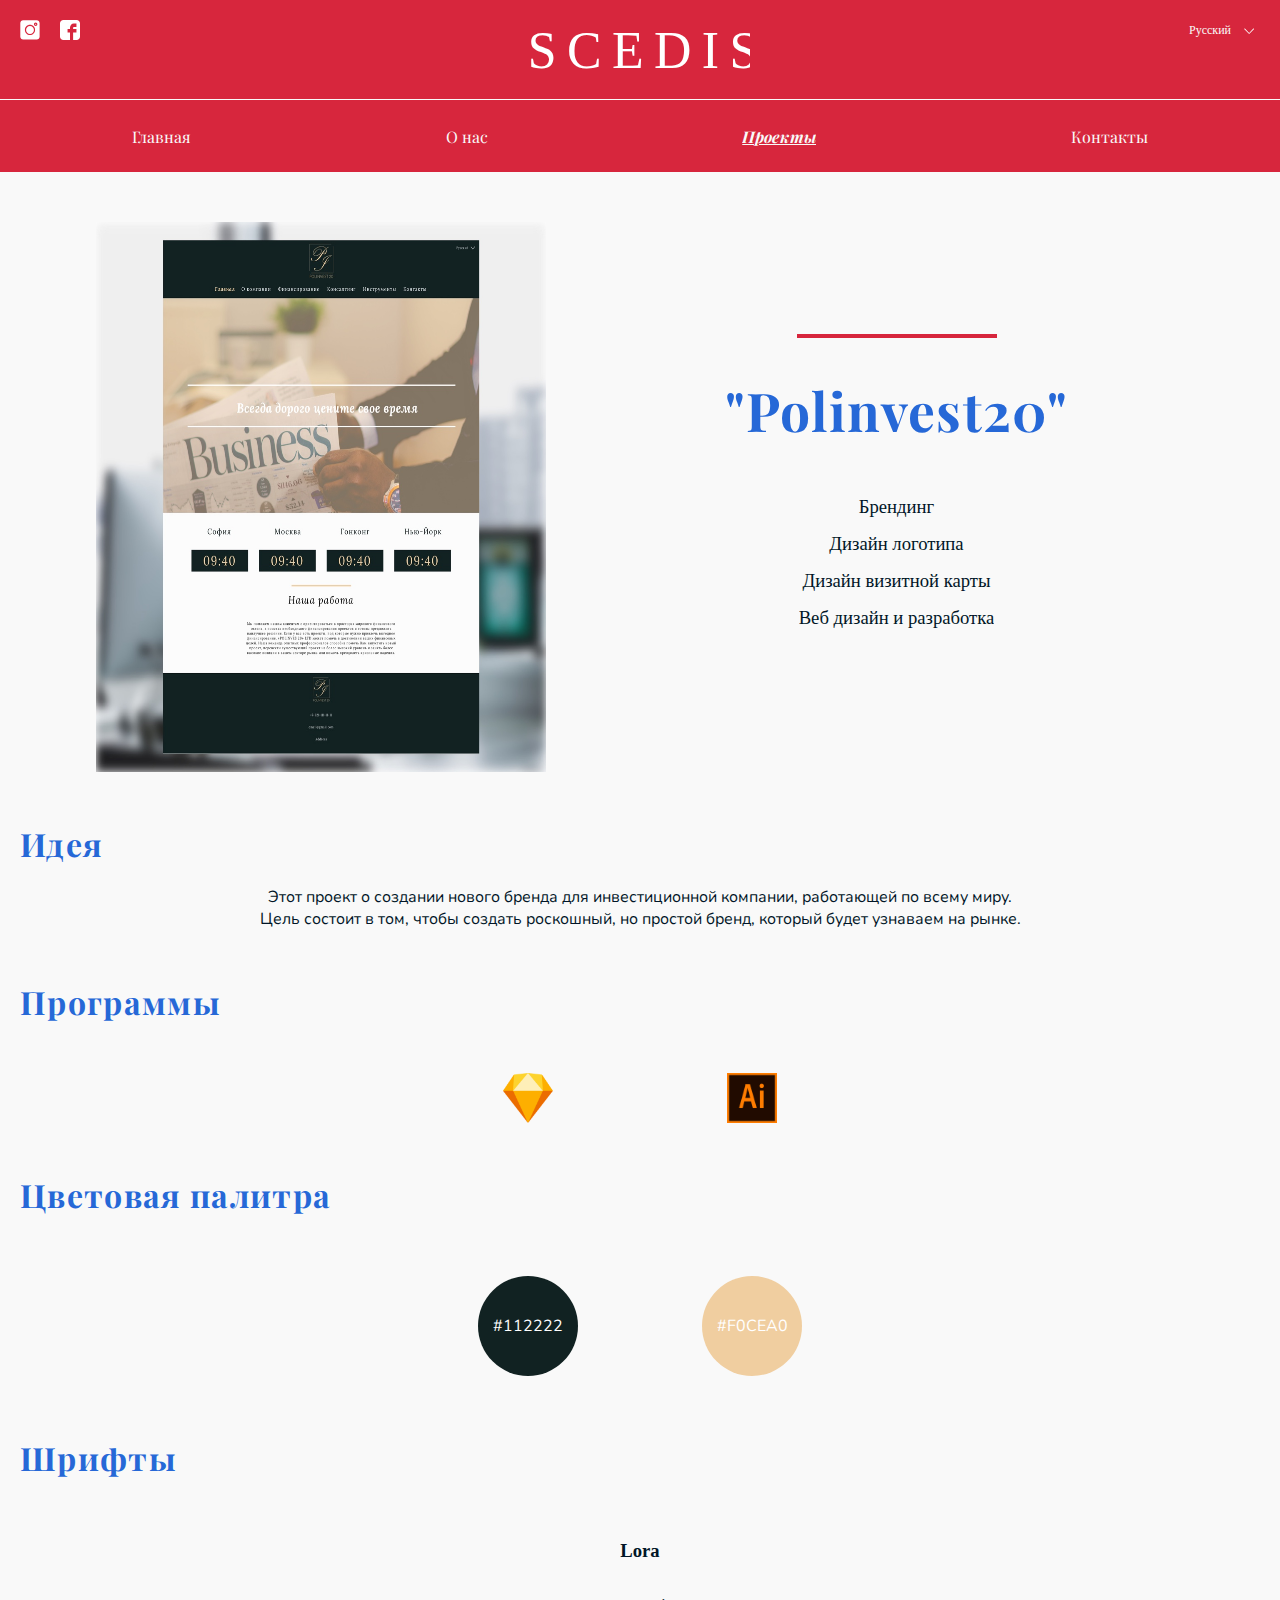
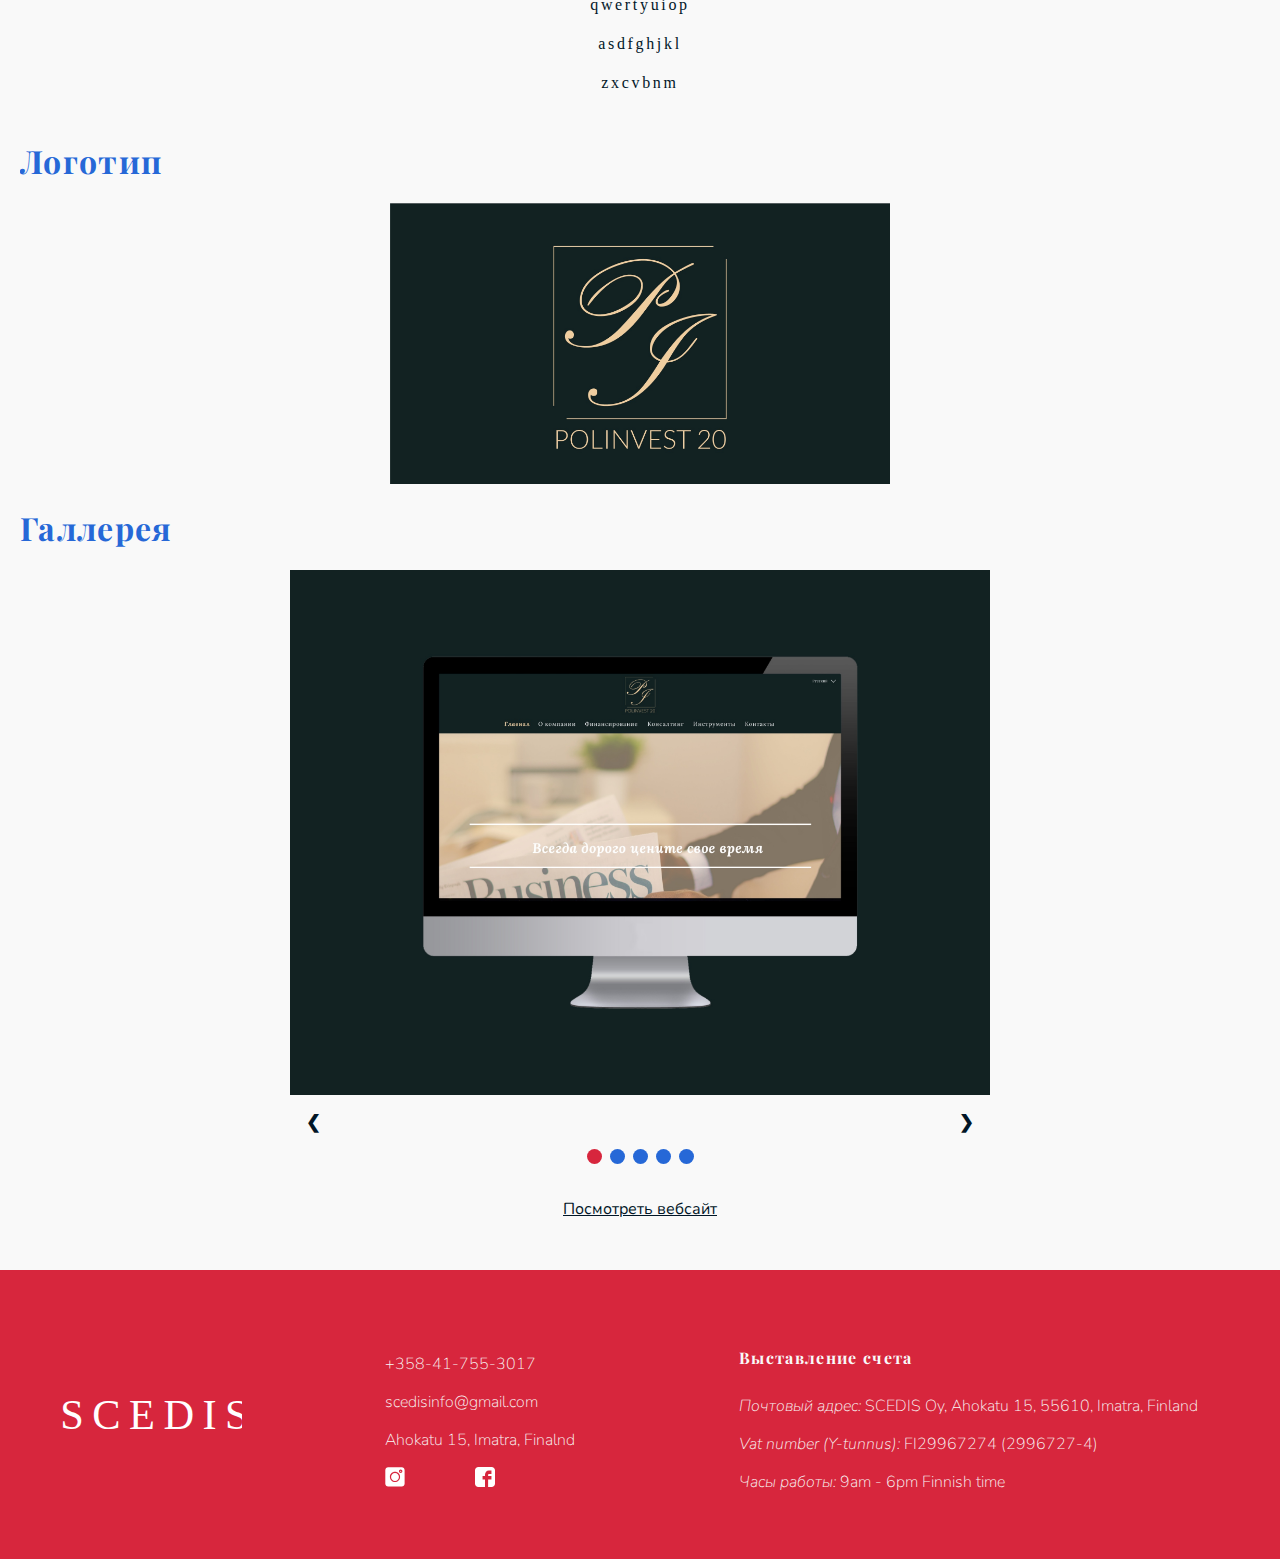
<file: RU/polinvest20.html>
<!DOCTYPE html>
<html lang="ru">
<head>
    <meta charset="UTF-8">
    <meta name="viewport" content="width=device-width, initial-scale=1.0">
    <meta http-equiv="X-UA-Compatible" content="ie=edge">
    <link rel="stylesheet" href="style.css">
    <link href='https://fonts.googleapis.com/css?family=Playfair Display' rel='stylesheet'>
    <link href='https://fonts.googleapis.com/css?family=Nunito' rel='stylesheet'>
    <title>Home</title>
</head>
<body>
  <div class="nav-section">
    <img src="assets/logo.svg" alt="" class="header-logo">
    <div class="lang-section">
        <button type="button" class="collapsible">Русский
            <img src="assets/down-arrow.svg" alt="" class="lang-btn">
        </button>
            <div class="content">
                <ul class="lang-list">
                    <li class="lang-item"><a href="/polinvest20.html" class="lang-item">English</a></li>
                    <li class="lang-item"><a href="" class="lang-item">Suomi</a></li>
                </ul>
            </div>
    </div>
    <div class="sm-container">
      <a href="https://www.instagram.com/scedisdesign/" target="_blank" class="sm-link"><img src="assets/instagram.svg" alt="" class="sm-img"></a>
      <a href="https://www.facebook.com/scedisinfo/" target="_blank" class="sm-link"><img src="assets//Facebook.svg" alt="" class="sm-img"></a>
    </div>
</div>
<nav>   
<ul class="nav-links">
<li><a href="index.html">Главная</a></li>
<li><a href="about.html">О нас</a></li>
<li><a href="projects.html" class="activated">Проекты</a></li>
<li><a href="contact.html">Контакты</a></li>
</ul>
<div class="burger">
<div class="line1"></div>
<div class="line2"></div>
<div class="line3"></div>
</div>
</nav>

<div class="intro-container flex-center">
    <img src="assets/project-page/Polinvest20/Polinvest20-intro.jpg" alt="" class="intro-img">
    <section class="intro-description flex-center">
      <div class="line"></div>
      <h1 class="title-one">"Polinvest20"</h1>
      <ul class="project-keywords">
          <li class="project-keywords-item">Брендинг</li>
          <li class="project-keywords-item">Дизайн логотипа</li>
          <li class="project-keywords-item">Дизайн визитной карты</li>
          <li class="project-keywords-item">Веб дизайн и разработка</li>
      </ul>
    </section>
  </div>

  <div class="line line-left"></div>
  <h1 class="title-one left">Идея</h1>
  <p class="body-text body-wide">Этот проект о создании нового бренда для инвестиционной компании, работающей по всему миру. Цель состоит в том, чтобы создать роскошный, но простой бренд, который будет узнаваем на рынке.</p>

  <h1 class="title-one left">Программы</h1>
  <div class="program-container">
      <img src="assets/project-page/sketch.png" alt="" class="program-img">
      <img src="assets/project-page/illustrator.png" alt="" class="program-img">
  </div>

  <div class="line line-left"></div>
  <h1 class="title-one left">Цветовая палитра</h1>

  <div class="color-pallette-container flex-center">
      <div class="color-project color-one-polinvest">#112222</div>
      <div class="color-project color-two-polinvest">#F0CEA0</div>
  </div>

  <h1 class="title-one left">Шрифты</h1>
  <div class="font-family-container flex-center">
      <di class="font-family-box">
          <p class="font-title font-lora">Lora</p>
          <p class="font-text font-lora">qwertyuiop</p>
          <p class="font-text font-lora">asdfghjkl</p>
          <p class="font-text font-lora">zxcvbnm</p>
      </di>
  </div>

  <div class="line line-left"></div>
  <h1 class="title-one left">Логотип</h1>
  <img src="assets/project-page/Polinvest20/polinvest-logo.jpg" alt="" class="projcet-img-logo">

  <h1 class="title-one left">Галлерея</h1>

  <div class="slideshow-container">

        <div class="mySlides fade">
          <img src="assets/project-page/Polinvest20/1.jpg" class="slideshow-img">
        </div>
        
        <div class="mySlides fade">
          <img src="assets/project-page/Polinvest20/2.jpg" class="slideshow-img">
        </div>
        
        <div class="mySlides fade">
          <img src="assets/project-page/Polinvest20/3.jpg" class="slideshow-img">
        </div>
        <div class="mySlides fade">
          <img src="assets/project-page/Polinvest20/4.jpg" class="slideshow-img">
        </div>
        <div class="mySlides fade">
          <img src="assets/project-page/Polinvest20/6.jpg" class="slideshow-img">
        </div>
        
        <div class="slide-btn-container">
            <a class="prev" onclick="plusSlides(-1)">&#10094;</a>
            <a class="next" onclick="plusSlides(1)">&#10095;</a>
        </div>

        <div style="text-align:center" class="dot-container">
                <span class="dot" onclick="currentSlide(1)"></span> 
                <span class="dot" onclick="currentSlide(2)"></span> 
                <span class="dot" onclick="currentSlide(3)"></span> 
                <span class="dot" onclick="currentSlide(4)"></span> 
                <span class="dot" onclick="currentSlide(5)"></span> 
              </div>

    </div>
    

<!--
  <div class="project-img-gallery-container">
      <img src="assets/project-page/Polinvest20/1.jpg" alt="" class="project-img">
      <img src="assets/project-page/Polinvest20/2.jpg" alt="" class="project-img">
      <img src="assets/project-page/Polinvest20/3.jpg" alt="" class="project-img">
      <img src="assets/project-page/Polinvest20/4.jpg" alt="" class="project-img">
      <img src="assets/project-page/Polinvest20/6.jpg" alt="" class="project-img">
  </div>
-->
  <a href="http://polinvest20.com/" target="_blank" class="project-link">Посмотреть вебсайт</a>


  <footer class="flex-center">
        <img src="assets/logo.svg" alt="" class="footer-logo">
      <div class="footer-section">
          <p class="footer-text"><a href="tel:+358417553017" class="footer-title">‭+358-41-755-3017</a></p>
          <p class="footer-text"><a href="mailto:scedisinfo@gmail.com" class="footer-title">scedisinfo@gmail.com</a></p>
          <p class="footer-text">Ahokatu 15, Imatra, Finalnd</p>
          <div class="footer-sm flex-center">
            <a href="https://www.instagram.com/scedisdesign/" target="_blank" class="footer-sm-img"><img src="assets/instagram.svg" class="footer-sm-img"></a>
            <a href="https://www.facebook.com/scedisinfo/" target="_blank" class="footer-sm-img"><img src="assets/Facebook.svg" class="footer-sm-img"></a>
          </div>
      </div>
    
      <div class="footer-section">
        <h5 class="title-five">Выставление счета</h5>
        <p class="footer-text"><em>Почтовый адрес:</em> SCEDIS Oy, Ahokatu 15, 55610, Imatra, Finland</p>
        <p class="footer-text"><em>Vat number (Y-tunnus):</em> FI29967274 (2996727-4)</p>
        <p class="footer-text"><em>Часы работы:</em> 9am - 6pm Finnish time</p>
      </div>
    </footer>

<script src="nav.js"></script>
</body>
</html>
</file>
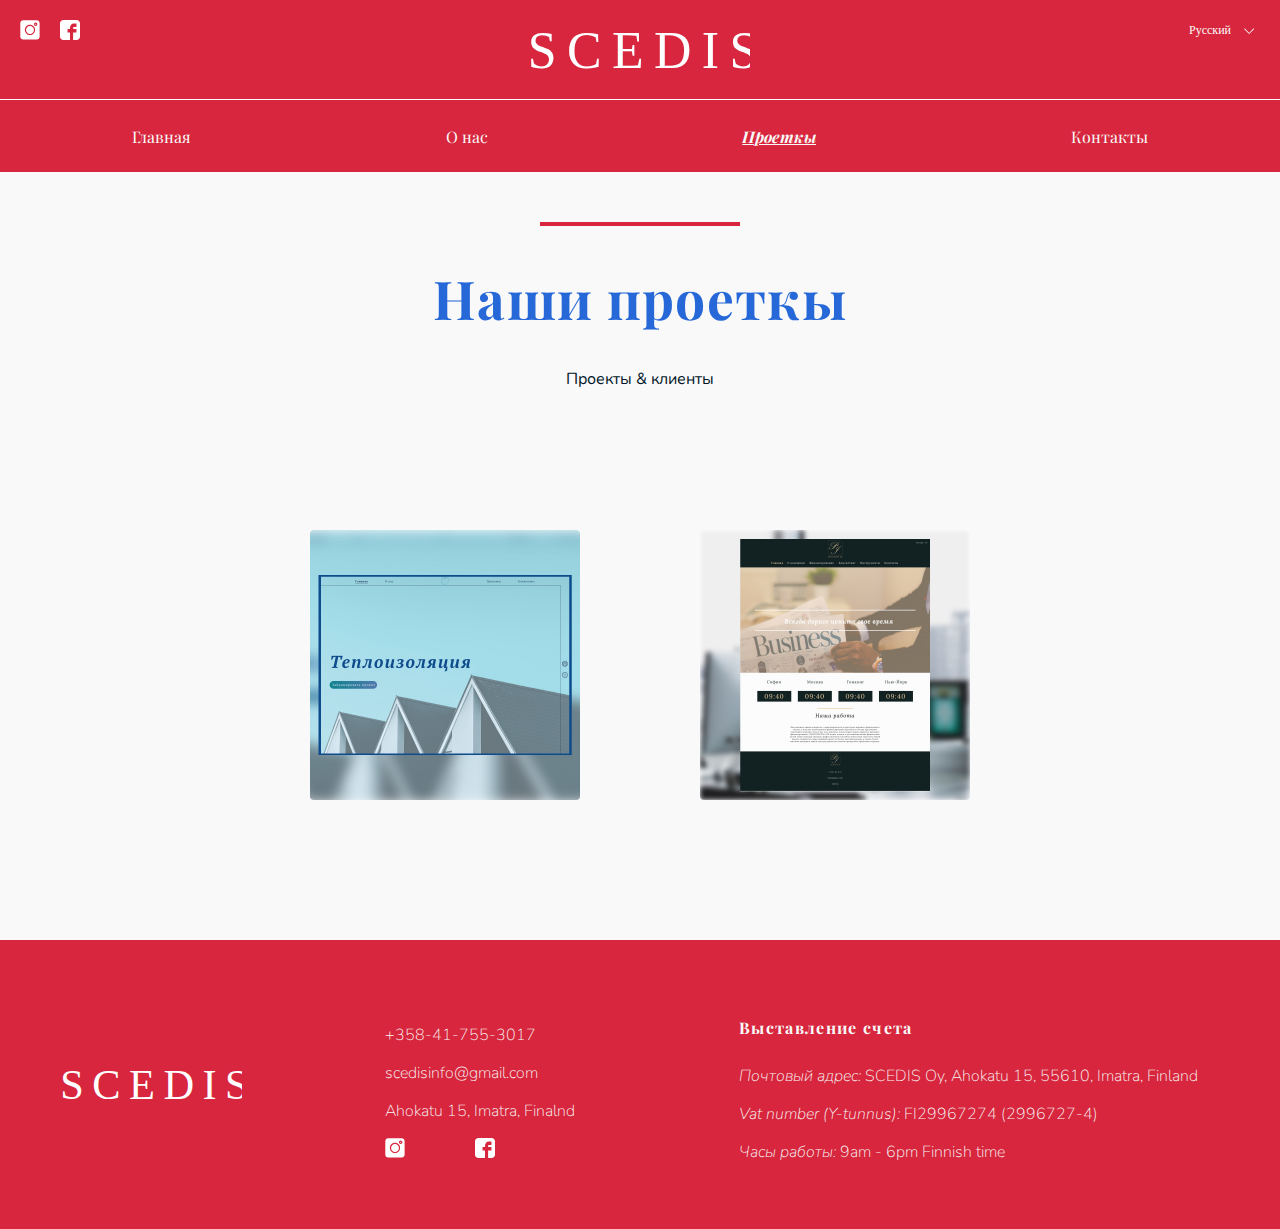
<file: RU/projects.html>
<!DOCTYPE html>
<html lang="ru">
<head>
    <meta charset="UTF-8">
    <meta name="viewport" content="width=device-width, initial-scale=1.0">
    <meta http-equiv="X-UA-Compatible" content="ie=edge">
    <link rel="stylesheet" href="style.css">
    <link href='https://fonts.googleapis.com/css?family=Playfair Display' rel='stylesheet'>
    <link href='https://fonts.googleapis.com/css?family=Nunito' rel='stylesheet'>
    <title>Проекты</title>
</head>
<body>
  <div class="nav-section">
    <img src="assets/logo.svg" alt="" class="header-logo">
    <div class="lang-section">
        <button type="button" class="collapsible">Русский
            <img src="assets/down-arrow.svg" alt="" class="lang-btn">
        </button>
            <div class="content">
                <ul class="lang-list">
                    <li class="lang-item"><a href="/projects.html" class="lang-item">English</a></li>
                    <li class="lang-item"><a href="" class="lang-item">Suomi</a></li>
                </ul>
            </div>
    </div>
    <div class="sm-container">
      <a href="https://www.instagram.com/scedisdesign/" target="_blank" class="sm-link"><img src="assets/instagram.svg" alt="" class="sm-img"></a>
      <a href="https://www.facebook.com/scedisinfo/" target="_blank" class="sm-link"><img src="assets//Facebook.svg" alt="" class="sm-img"></a>
    </div>
</div>
<nav>   
<ul class="nav-links">
<li><a href="index.html">Главная</a></li>
<li><a href="about.html">О нас</a></li>
<li><a href="projects.html" class="activated">Проеткы</a></li>
<li><a href="contact.html">Контакты</a></li>
</ul>
<div class="burger">
<div class="line1"></div>
<div class="line2"></div>
<div class="line3"></div>
</div>
</nav>

<!--
<div class="intro-container flex-center">
    <img src="assets/project-page/project-intro.png" alt="" class="intro-img">
    <section class="intro-description flex-center">
      <div class="line"></div>
      <h1 class="title-one">Our projects</h1>
      <p class="body-text">Lorem ipsum dolor sit amet consectetur adipisicing elit. Laudantium eos iure, adipisci ipsum quos nostrum consectetur accusamus? Consequuntur voluptatibus velit temporibus perspiciatis officia doloremque rerum dolorem aliquam iure consequatur. Assumenda.</p>
    </section>
  </div>
  -->

  <div class="line"></div>
  <h1 class="title-one">Наши проеткы</h1>
  <p class="body-text body-wide">Проекты & клиенты</p>

<div class="services-container flex-center projects">
    <a href="park2.html" class="container">
        <div class="container">
        <div class="overlay">
          <div class="text">Веб дизайн & разработка</div>
        </div>
          <img src="assets/project-page/Park2/Park2-intro.jpg" alt="Avatar" class="image">
      </div>
    </a>
    <a href="polinvest20.html" class="container">
    <div class="container">
        <div class="overlay">
          <div class="text">Веб дизайн & разработка</div>
        </div>
          <img src="assets/project-page/Polinvest20/Polinvest20-intro.jpg" alt="Avatar" class="image">
      </div>
    </a>
</div>

  <footer class="flex-center">
        <img src="assets/logo.svg" alt="" class="footer-logo">
      <div class="footer-section">
          <p class="footer-text"><a href="tel:+358417553017" class="footer-title">‭+358-41-755-3017</a></p>
          <p class="footer-text"><a href="mailto:scedisinfo@gmail.com" class="footer-title">scedisinfo@gmail.com</a></p>
          <p class="footer-text">Ahokatu 15, Imatra, Finalnd</p>
          <div class="footer-sm flex-center">
            <a href="https://www.instagram.com/scedisdesign/" target="_blank" class="footer-sm-img"><img src="assets/instagram.svg" class="footer-sm-img"></a>
            <a href="https://www.facebook.com/scedisinfo/" target="_blank" class="footer-sm-img"><img src="assets/Facebook.svg" class="footer-sm-img"></a>
          </div>
      </div>
    
      <div class="footer-section">
        <h5 class="title-five">Выставление счета</h5>
        <p class="footer-text"><em>Почтовый адрес:</em> SCEDIS Oy, Ahokatu 15, 55610, Imatra, Finland</p>
        <p class="footer-text"><em>Vat number (Y-tunnus):</em> FI29967274 (2996727-4)</p>
        <p class="footer-text"><em>Часы работы:</em> 9am - 6pm Finnish time</p>
      </div>
    </footer>

<script src="nav.js"></script>
</body>
</html>
</file>
<file: style.css>
* {
    box-sizing: border-box;
    overflow-x: hidden;
}

:root {

    --beige: #F0CEA0;
    --red: #D7263D;
    --darkblue: #011627;
    --blue: #2668D7;
    --white: rgb(249, 249, 249);
    --top: 50px;
    --headings-font-family: "Playfair Display", Times, serif;
    --text-font-family: "Nunito", Times, serif; 
}

  body {
    margin: 0;
    animation: fadein 2s;
    background-color: var(--white);
    position:relative;
    overflow-x:hidden;
}
.flex-center {
    display: flex;
    justify-content: center;
    align-items: center;
    flex-wrap: wrap;
}

@keyframes fadein {
    from{
        opacity: 0;
    }
    to {
        opacity: 1;
    }
}
.flex-center {
    display: flex;
    align-items: center;
    justify-content: center;
}




/*FOOTER*/
footer {
    background: var(--red);
    width: 100vw;
    height: auto;
    margin-top: 50px;
    flex-direction: row;
    justify-content: space-around!important;
    padding-top: 30px;
    padding-bottom: 30px;
    flex-wrap: nowrap!important;
}
.footer-title {
    color: var(--white);
    text-decoration: none;
    font-family: var(--text-font-family);
    font-weight: 100;
}
.footer-logo {
    display: block;
    width: 180px;
}
.footer-section {
    margin: 20px;
    height: auto;
}
.footer-sm {
    justify-content: space-between;
    width: 110px;
}
.footer-sm-img {
    width: 20px;
}

  /*HEADER*/
  .header-logo {
      width: 220px;
      height: 200px;
      display: block;
      margin: auto;
      margin-top: -50px;
  }
  .sm-container {
      position: absolute;
      top: 20px;
      left: 20px;

      width: 100px;
      height: auto;
      display: flex;
      justify-content: flex-start;
  }
  .sm-img {
      margin-right: 20px;
      display: block;
      width: 20px;
      height: auto;
  }

  /*NAVIGATION*/
  nav {
      display: flex;
      justify-content: space-around;
      align-items: center;
      min-height: 8vh;
      background-color: var(--red);
      font-family: var(--headings-font-family);
      text-transform: none;
  }

  .nav-links {
      display: flex;
      justify-content: space-around;
      width: 100%;
      padding-left: 5px;
      padding-right: 5px;
  }
  .nav-links a {
      color: var(--white);
      text-decoration: none;
      transition: 0.5s ease;
  }
  .nav-links a:hover {
    color: var(--blue);
  }
  .activated {
      color: var(--white)!important;
      font-style: italic;
      font-weight: bold;
      text-decoration: underline!important;
  }
  .burger {
      display: none;
  }
  .burger div{
    width: 25px;
    height: 3px;
    background-color: var(--white);
    margin: 5px;
    transition: all 0.3s ease;
  }
@media screen and (max-width:768px) {
    .contact-card {
        margin: 10px!important;
    }
    .slideshow-img {
        width: 90%!important;
    }
    .slide-btn-container {
        width: 90%!important;
    }
    .color-pallette-container {
        width: 90vw!important;
    }
    .project-img, .projcet-img-logo {
        width: 90%!important;
    }
    .header-logo {
        width: 170px!important;
        height: 180px!important;
        margin-top: -40px;
    }
    .lang-section {
        top: 15px!important;
        right: 10px!important;
    }
    body {
        overflow-x: hidden!important; 
    }
    footer {
        flex-direction: column;
        align-items: flex-start!important;
    }
    .footer-section {
        width: 90vw!important;
    }
    .footer-section, .footer-logo {
        margin-left: 20px;
        margin-bottom: 30px;
        margin-top: 20px;
    }
    .nav-section {
        border-bottom: none!important;
    }
    nav {
        min-height: 0;
    }
    .nav-links {
        position: absolute;
        right: 0px;
        height: 100vh;     
        top: 0;   
        background-color: var(--red);
        flex-direction: column;
        align-items: center;
        width: 100%;
        transform: translateX(100%);
        transition: transform 0.5s ease-in;
    }
    .nav-links li {
        opacity: 1;
    }
    .burger {
        display: block;
        cursor: pointer;
        top: 15px;
        left: 10px;
        position: absolute;
    }
    .sm-container {
        display: none;
    }
    .sm-img {
        width: 20px;
    }
    .footer-title {
        text-align: center;
    }
    .icons-container {
        height: auto;
        flex-direction: column;
    }
    .icons-box .icons-box {

    }
    .body-wide {
        width: 90vw!important;
        text-align: left!important;
    }
    .intro-container,    .intro-description {
        width: 100vw!important;
    }
    .intro-img {
        margin-bottom: 50px;
    }
    .title-one {
        font-size: 22pt!important;
    }
    .services-container .services-box {
        width: 95vw;
        padding-bottom: 20px;
    }
    .intro-description  {
        margin-top: 50px;
    } 
    .body-text {
        width: 90vw;
        margin: auto;
        color: var(--darkblue);
    }
    .quote-container {
        text-align: center;
    }
    .icons-box  {
        margin-bottom: 20px;
        height: auto;
    }
    .icons-box:nth-child(3) {
        margin-bottom: 10px;
    }
    .icons-box .body-text {
        width: 100%;
    }
    .job-box .body-text {
        width: 100%!important;
    }
   .contact-page .services-box {
        margin: 7px!important;
        height: auto!important;
        width: 175px!important;
    }
    .contact-page .services-box .title-two {
        font-size: 12pt;
    }
    .contact-page .services-box .services-img {
        width: 50px;
    }
}
.nav-active {
    transform: translateX(0%);
}

@keyframes navlinkFade {
    from{
        opacity: 0;
        transform: translateX(50px);
    }
    to {
        opacity: 1;
        transform: translateX(0px);
    }
}

.toggle .line1{
    transform: rotate(-45deg) translate(-5px,6px);
}
.toggle .line2{
    opacity: 0;
}
.toggle .line3{
    transform: rotate(45deg) translate(-5px,-6px);
}


.nav-section {
    background-color: var(--red);
    width: 100vw;
    height: 100px;

    display: flex;
    justify-content: center;
    align-items: center;

    border-bottom: 1px solid var(--white);
    overflow-y: hidden!important;
}
.lang-section {
    top: 20px;
    position: absolute;
    right: 20px;
}
.lang-btn {
    width: 10px;
    margin-left: 10px;
}
.collapsible {
    background-color: var(--red);
    color: var(--white);
    cursor: pointer;
    width: 100%;
    border: none;
    text-align: left;
    outline: none;
    font-size: 12px;
    font-family: 'Lora';
  }
  .lang-list {
    padding: 0;
  }
  .lang-item {
      margin-bottom: 10px;
      font-size: 12pt!important;
      transition: 0.5s ease;
  }
  .lang-item:hover {
      color: var(--blue);
  }
  .lang-item a{
      color: var(--white);
      text-decoration: none;
      font-family: 'Lora';
      margin-bottom: 10px;
      text-align: left;
      font-size: 10pt!important;
      margin-left: 6px;
  }
  .content {
    display: none;
    overflow: hidden;
    color: var(--white);
  }

  /*TEXT*/
  .line{
      background-color: var(--red);
      width: 200px;
      height: 4px;
      display: block;
      margin: auto;
      margin-top: 50px;
  }
  .body-text {
      text-align: center;
      font-family: var(--text-font-family);
      color: var(--darkblue);
  }
  .title-one {
      text-align: center;
      font-family: var(--headings-font-family);
      color: var(--blue);
      letter-spacing: 1pt;
      font-size: 40pt;
  }
  .title-two {
    text-align: center;
    font-family: var(--headings-font-family); 
    color: var(--blue);
  }
  .title-three {
      font-family: var(--headings-font-family);
      color: var(--white);
      font-size: 3em;
      letter-spacing: 1pt;
  }
  .body-wide {
      width: 60vw;
      margin: auto;
      color: var(--darkblue);
      margin-bottom: 50px;
  }
  .title-five {
      color: var(--white);
      font-family: var(--headings-font-family);
      letter-spacing: 1pt;
      font-size: 1em;
  }
  .footer-text {
      color: var(--white);
      font-family: var(--text-font-family);
      font-weight: 100;
  }
  /*INDEX*/
  .intro-container {
      width: 90vw;
      height: auto;
      margin: auto;

      margin-top: 50px;
      margin-bottom: 50px;
      justify-content: space-around;
  }
  .intro-img {
      width: 450px;
      height: 550px;
      display: block;
  }
  .intro-description {
      width: 50%;
      flex-direction: column;
  }
  .intro-description .line {
      margin-top: 0;
  }
  .icons-container {
      width: 100vw;
      height: auto;
      background-image: url(assets/index-page/philosophy-image.jpg);
      background-position: center;
      background-size: cover;
      background-repeat: no-repeat;
      justify-content: space-around!important;
      padding-top: 50px;
      padding-bottom: 40px;
      margin-top: 50px;
      margin-bottom: 50px;
      background-attachment: fixed;
  }
   .icons-box{
      flex-direction: column;
      width: 260px;
      height: 350px;
      padding: 20px 10px 20px 10px;
      background-color: var(--white);
      justify-content: flex-start;
      border-radius: 4px;
  }
  .icons-img {
      display: block;
      width: 70px;
      margin-top: 20px;
  }

  .quote-container {
      width: 100vw;
      height: auto;
      padding-bottom: 50px;
      padding-top: 50px;
      flex-direction: column;
      background-image: url(assets/index-page/quote-image.jpg);
      background-position: center;
      background-size: cover;
      background-repeat: no-repeat;
      flex-wrap: wrap;
  }
  .job-container {
      width: 100vw;
      height: auto;
      flex-direction: column;
      margin-bottom: 50px;
      margin-top: 50px;
  }
  .job-section {
      flex-direction: row;
      margin-bottom: 50px;
      width: 100%;
  }
  .job-box {
      flex-direction: column;
  }
  .job-section:nth-child(2) {
      flex-direction: row-reverse;
  }
  .job-box .body-text {
      width: 90%;
  }
  .job-img {
      display: block;
      width: 270px;
      height: 235px;
  }

  /*ABOUT IMAGE*/
  .services-container {
      background-image: url(assets/about-page/about-image.jpg);
      background-position: center;
      background-size: cover;
      background-repeat: no-repeat;
      width: 100vw;
      height: auto;
      padding-bottom: 30px;
      padding-top: 30px;
      margin-top: 50px;
      background-attachment: fixed;
  }
  .services-container .services-box {
      background-color: var(--white);
      width: 220px;
      height: 310px;
      margin: 20px;
      padding-left: 5px;
      padding-right: 5px;
      border-radius: 4px;
  }
  .services-box .title-two {
      font-size: 14pt;
  }
  .services-img {
      display: block;
      width: 70px;
      margin: auto;
      margin-top: 20px;
  }
  .service-description {
      width: 90%;
      margin: auto;
  }
 .btn {
     background-color: var(--red);
     color: var(--white);
     font-family: var(--headings-font-family);

     width: 200px;
     height: 40px;
     display: flex;
     justify-content: center;
     align-items: center;
     margin: auto;
     margin-top: 50px;
     border-radius: 4px;
     cursor: pointer;
     text-decoration: none;
     transition: 0.5s ease-in;
 }
 .btn:hover {
     background-color: var(--white);
     color: var(--red);
     text-decoration: underline;
 }

 /*CONTACT PAGE*/
.contact-container {
    width: 100vw;
    height: auto;
}
.contact-card {

    display: flex;
    justify-content: flex-start;
    align-items: center;
    flex-direction: column;
    flex-wrap: wrap;
    margin: 20px;
    text-decoration: none;
}
.contact-img {
    width: 40px;
    margin: 35px;
}
.title-contact{
    font-size: 14pt;
    font-family: var(--headings-font-family);
    color: var(--blue);
    font-weight: bold;
}
.contact-card .title-two {
    font-size: 12pt;
    font-family: var(--text-font-family);
    color: var(--darkblue);
}

/*PROJECTS*/
.projects {
    background-image: none;
}
.project-img-gallery-container {
    width: 100vw;
    display: flex;
    justify-content: center;
    align-items: flex-start;
    flex-direction: column;
    flex-wrap: wrap;
    margin-top: 50px;
}
.project-link {
    text-align: center;
    text-decoration: underline;
    font-family: var(--text-font-family);
    color: var(--darkblue);
    display: block;
    transition: 0.5s ease-in;
}
.project-link:hover {
    color: var(--blue);
}
.project-img {
    display: block;
    width: 700px;
    height: auto;
    margin: auto;
    margin-bottom: 30px;
}
/*hover effect*/
.container {
    position: relative;
    margin: 30px;
    border-radius: 4px;
  }
  
  .image {
    display: block;
    width: 270px;
    height: 270px;
  }
  
  .overlay {
    position: absolute;
    top: 0;
    bottom: 0;
    left: 0;
    right: 0;
    height: 270px;
    width: 270px;
    opacity: 0;
    transition: .5s ease-in;
    background-color: var(--red);
  }
  
  .container:hover .overlay {
    opacity: 1;
  }
  
  .text {
    color: var(--white);
    font-size: 2em;
    font-family: var(--headings-font-family);
    position: absolute;
    top: 50%;
    left: 50%;
    -webkit-transform: translate(-50%, -50%);
    -ms-transform: translate(-50%, -50%);
    transform: translate(-50%, -50%);
    text-align: center;

    padding-top: 10px;
    padding-bottom: 10px;
    border-bottom: 1px solid white;
    border-top: 1px solid white;
  }

  .project-keywords {
      list-style: none;
      padding-left: 0;
  }
  .project-keywords-item {
      color: var(--darkblue);
      font-size: 14pt;
      margin-bottom: 15px;
      text-align: center;
  }
  /*POLINVEST PAGE*/
  .font-family-container {
      width: 100vw;
      height: auto;
  }
  .font-family-box {
      display: flex;
      justify-content: flex-start;
      align-items: center;
      flex-direction: column;
      margin: 20px;
  }
  .font-title {
      font-size: 14pt;
      color: var(--darkblue);
      font-weight: bold;
  }
  .font-text{
    font-size: 12pt;
    color: var(--darkblue);
    margin-bottom: 5px;
    letter-spacing: 2pt;
  }
  .line-left {
      display: none;
  }
  .left {
      text-align: left;
      margin-left: 20px;
      font-size: 24pt;
  }
  .color-pallette-container {
      width: 35vw;
      height: auto;
      margin: auto;
      justify-content: space-around;
      margin-top: 50px;
      margin-bottom: 50px;
  }
  .color-project {
      width: 100px;
      height: 100px;
      border-radius: 50px;
      color: white;
      text-align: center;
      line-height: 100px;
      font-family: var(--text-font-family);
      margin: 10px;
  }
  .color-one-polinvest {
      background-color: #112222;
  }
  .color-two-polinvest {
      background-color: #F0CEA0;
  }

  .color-one-park2 {
      background-color: #0F4C8E;
  }
  .color-two-park2 {
      background-color: #5079AE;
  }
  .color-three-park2 {
      background-color: #509FAE;
  }
  .color-four-park2 {
      background-color: #C5E1F2;
  }
  
  .projcet-img-logo {
      width: 500px;
      display: block;
      margin: auto;
  }
  .program-container {
    width: 35vw;
    height: auto;
    margin: auto;
    display: flex;
    align-items: center;

    justify-content: space-around;
    margin-top: 50px;
    margin-bottom: 50px;
  }
  .program-img {
      display: block;
      width: 50px;
      height: 50px;
  }



  /*SLIDESHOW*/
  .slideshow-container {
    max-width: 100vw;
    margin: auto;
    height: auto;
    margin-bottom: 30px;
    position: relative;
  }
  .slideshow-img {
      width: 700px;
      margin: auto;
      display: block;
  }
  .slide-btn-container {
      width: 700px;
      display: flex;
      margin: auto;
      justify-content: space-between;
      align-items: center;
      z-index: 1;
      margin: auto;
      position: relative;
  }
  /* Next & previous buttons */
  .prev, .next {
    cursor: pointer;
    width: auto;
    padding: 16px;
    color: var(--darkblue);
    font-weight: bold;
    font-size: 18px;
    transition: 0.6s ease;
    border-radius: 0 3px 3px 0;
    user-select: none;
  }
 .next:hover {
      color: var(--blue);
  }
 .prev:hover {
      color: var(--blue);
  }
  
  /* Position the "next button" to the right */
  .next {
    right: 0;
    border-radius: 3px 0 0 3px;
  }
  
  /* On hover, add a black background color with a little bit see-through 
  .prev:hover, .next:hover {
    background-color: rgba(0,0,0,0.8);
  }*/
  
  /* Caption text 
  .text {
    color: #f2f2f2;
    font-size: 15px;
    position: absolute;
    bottom: 8px;
    width: 100%;
    height: 100px;
    text-align: center;
    border: 2px solid red;
  } */
  
  /* The dots/bullets/indicators */

  .dot {
    cursor: pointer;
    height: 15px;
    width: 15px;
    margin: 0 2px;
    background-color: var(--blue);
    border-radius: 50%;
    display: inline-block;
    transition: background-color 0.6s ease;
  }
  
  .active, .dot:hover {
    background-color: var(--red);
  }
  
  /* Fading animation */
  .fade {
    -webkit-animation-name: fade;
    -webkit-animation-duration: 1s;
    animation-name: fade;
    animation-duration: 1s;
  }
  
  @-webkit-keyframes fade {
    from {opacity: .4} 
    to {opacity: 1}
  }
  
  @keyframes fade {
    from {opacity: .4} 
    to {opacity: 1}
  }
  
  /* On smaller screens, decrease text size */
  @media only screen and (max-width: 300px) {
    .prev, .next,.text {font-size: 11px}
  }

/*PROJECTS FONTS*/
.font-lora {
    font-family: 'Lora';
}
.font-ptserif {
    font-family: 'PT Serif';
}
</file>
<file: RU/style.css>
* {
    box-sizing: border-box;
    overflow-x: hidden;
}

:root {

    --beige: #F0CEA0;
    --red: #D7263D;
    --darkblue: #011627;
    --blue: #2668D7;
    --white: rgb(249, 249, 249);
    --top: 50px;
    --headings-font-family: "Playfair Display", Times, serif;
    --text-font-family: "Nunito", Times, serif; 
}

  body {
    margin: 0;
    animation: fadein 2s;
    background-color: var(--white);
    position:relative;
    overflow-x:hidden;
}
.flex-center {
    display: flex;
    justify-content: center;
    align-items: center;
    flex-wrap: wrap;
}

@keyframes fadein {
    from{
        opacity: 0;
    }
    to {
        opacity: 1;
    }
}
.flex-center {
    display: flex;
    align-items: center;
    justify-content: center;
}




/*FOOTER*/
footer {
    background: var(--red);
    width: 100vw;
    height: auto;
    margin-top: 50px;
    flex-direction: row;
    justify-content: space-around!important;
    padding-top: 30px;
    padding-bottom: 30px;
    flex-wrap: nowrap!important;
}
.footer-title {
    color: var(--white);
    text-decoration: none;
    font-family: var(--text-font-family);
    font-weight: 100;
}
.footer-logo {
    display: block;
    width: 180px;
}
.footer-section {
    margin: 20px;
    height: auto;
}
.footer-sm {
    justify-content: space-between;
    width: 110px;
}
.footer-sm-img {
    width: 20px;
}

  /*HEADER*/
  .header-logo {
      width: 220px;
      height: 200px;
      display: block;
      margin: auto;
      margin-top: -50px;
  }
  .sm-container {
      position: absolute;
      top: 20px;
      left: 20px;

      width: 100px;
      height: auto;
      display: flex;
      justify-content: flex-start;
  }
  .sm-img {
      margin-right: 20px;
      display: block;
      width: 20px;
      height: auto;
  }

  /*NAVIGATION*/
  nav {
      display: flex;
      justify-content: space-around;
      align-items: center;
      min-height: 8vh;
      background-color: var(--red);
      font-family: var(--headings-font-family);
      text-transform: none;
  }

  .nav-links {
      display: flex;
      justify-content: space-around;
      width: 100%;
      padding-left: 5px;
      padding-right: 5px;
  }
  .nav-links a {
      color: var(--white);
      text-decoration: none;
      transition: 0.5s ease;
  }
  .nav-links a:hover {
    color: var(--blue);
  }
  .activated {
      color: var(--white)!important;
      font-style: italic;
      font-weight: bold;
      text-decoration: underline!important;
  }
  .burger {
      display: none;
  }
  .burger div{
    width: 25px;
    height: 3px;
    background-color: var(--white);
    margin: 5px;
    transition: all 0.3s ease;
  }
@media screen and (max-width:768px) {
    .contact-card {
        margin: 10px!important;
    }
    .slideshow-img {
        width: 90%!important;
    }
    .slide-btn-container {
        width: 90%!important;
    }
    .color-pallette-container {
        width: 90vw!important;
    }
    .project-img, .projcet-img-logo {
        width: 90%!important;
    }
    .header-logo {
        width: 170px!important;
        height: 180px!important;
        margin-top: -40px;
    }
    .lang-section {
        top: 15px!important;
        right: 10px!important;
    }
    body {
        overflow-x: hidden!important; 
    }
    footer {
        flex-direction: column;
        align-items: flex-start!important;
    }
    .footer-section {
        width: 90vw!important;
    }
    .footer-section, .footer-logo {
        margin-left: 20px;
        margin-bottom: 30px;
        margin-top: 20px;
    }
    .nav-section {
        border-bottom: none!important;
    }
    nav {
        min-height: 0;
    }
    .nav-links {
        position: absolute;
        right: 0px;
        height: 100vh;     
        top: 0;   
        background-color: var(--red);
        flex-direction: column;
        align-items: center;
        width: 100%;
        transform: translateX(100%);
        transition: transform 0.5s ease-in;
    }
    .nav-links li {
        opacity: 1;
    }
    .burger {
        display: block;
        cursor: pointer;
        top: 15px;
        left: 10px;
        position: absolute;
    }
    .sm-container {
        display: none;
    }
    .sm-img {
        width: 20px;
    }
    .footer-title {
        text-align: center;
    }
    .icons-container {
        height: auto;
        flex-direction: column;
    }
    .icons-box .icons-box {

    }
    .body-wide {
        width: 90vw!important;
        text-align: left!important;
    }
    .intro-container,    .intro-description {
        width: 100vw!important;
    }
    .intro-img {
        margin-bottom: 50px;
    }
    .title-one {
        font-size: 22pt!important;
    }
    .services-container .services-box {
        width: 95vw;
        padding-bottom: 20px;
    }
    .intro-description  {
        margin-top: 50px;
    } 
    .body-text {
        width: 90vw;
        margin: auto;
        color: var(--darkblue);
    }
    .quote-container {
        text-align: center;
    }
    .icons-box  {
        margin-bottom: 20px;
        height: auto;
    }
    .icons-box:nth-child(3) {
        margin-bottom: 10px;
    }
    .icons-box .body-text {
        width: 100%;
    }
    .job-box .body-text {
        width: 100%!important;
    }
   .contact-page .services-box {
        margin: 7px!important;
        height: auto!important;
        width: 175px!important;
    }
    .contact-page .services-box .title-two {
        font-size: 12pt;
    }
    .contact-page .services-box .services-img {
        width: 50px;
    }
}
.nav-active {
    transform: translateX(0%);
}

@keyframes navlinkFade {
    from{
        opacity: 0;
        transform: translateX(50px);
    }
    to {
        opacity: 1;
        transform: translateX(0px);
    }
}

.toggle .line1{
    transform: rotate(-45deg) translate(-5px,6px);
}
.toggle .line2{
    opacity: 0;
}
.toggle .line3{
    transform: rotate(45deg) translate(-5px,-6px);
}


.nav-section {
    background-color: var(--red);
    width: 100vw;
    height: 100px;

    display: flex;
    justify-content: center;
    align-items: center;

    border-bottom: 1px solid var(--white);
    overflow-y: hidden!important;
}
.lang-section {
    top: 20px;
    position: absolute;
    right: 20px;
}
.lang-btn {
    width: 10px;
    margin-left: 10px;
}
.collapsible {
    background-color: var(--red);
    color: var(--white);
    cursor: pointer;
    width: 100%;
    border: none;
    text-align: left;
    outline: none;
    font-size: 12px;
    font-family: 'Lora';
  }
  .lang-list {
    padding: 0;
  }
  .lang-item {
      margin-bottom: 10px;
      font-size: 12pt!important;
      transition: 0.5s ease;
  }
  .lang-item:hover {
      color: var(--blue);
  }
  .lang-item a{
      color: var(--white);
      text-decoration: none;
      font-family: 'Lora';
      margin-bottom: 10px;
      text-align: left;
      font-size: 10pt!important;
      margin-left: 6px;
  }
  .content {
    display: none;
    overflow: hidden;
    color: var(--white);
  }

  /*TEXT*/
  .line{
      background-color: var(--red);
      width: 200px;
      height: 4px;
      display: block;
      margin: auto;
      margin-top: 50px;
  }
  .body-text {
      text-align: center;
      font-family: var(--text-font-family);
      color: var(--darkblue);
  }
  .title-one {
      text-align: center;
      font-family: var(--headings-font-family);
      color: var(--blue);
      letter-spacing: 1pt;
      font-size: 40pt;
  }
  .title-two {
    text-align: center;
    font-family: var(--headings-font-family); 
    color: var(--blue);
  }
  .title-three {
      font-family: var(--headings-font-family);
      color: var(--white);
      font-size: 3em;
      letter-spacing: 1pt;
  }
  .body-wide {
      width: 60vw;
      margin: auto;
      color: var(--darkblue);
      margin-bottom: 50px;
  }
  .title-five {
      color: var(--white);
      font-family: var(--headings-font-family);
      letter-spacing: 1pt;
      font-size: 1em;
  }
  .footer-text {
      color: var(--white);
      font-family: var(--text-font-family);
      font-weight: 100;
  }
  /*INDEX*/
  .intro-container {
      width: 90vw;
      height: auto;
      margin: auto;

      margin-top: 50px;
      margin-bottom: 50px;
      justify-content: space-around;
  }
  .intro-img {
      width: 450px;
      height: 550px;
      display: block;
  }
  .intro-description {
      width: 50%;
      flex-direction: column;
  }
  .intro-description .line {
      margin-top: 0;
  }
  .icons-container {
      width: 100vw;
      height: auto;
      background-image: url(assets/index-page/philosophy-image.jpg);
      background-position: center;
      background-size: cover;
      background-repeat: no-repeat;
      justify-content: space-around!important;
      padding-top: 50px;
      padding-bottom: 40px;
      margin-top: 50px;
      margin-bottom: 50px;
      background-attachment: fixed;
  }
   .icons-box{
      flex-direction: column;
      width: 300px;
      height: 440px;
      padding: 20px 10px 20px 10px;
      background-color: var(--white);
      justify-content: flex-start;
      border-radius: 4px;
  }
  .icons-img {
      display: block;
      width: 70px;
      margin-top: 20px;
  }

  .quote-container {
      width: 100vw;
      height: auto;
      padding-bottom: 50px;
      padding-top: 50px;
      flex-direction: column;
      background-image: url(assets/index-page/quote-image.jpg);
      background-position: center;
      background-size: cover;
      background-repeat: no-repeat;
      flex-wrap: wrap;
  }
  .job-container {
      width: 100vw;
      height: auto;
      flex-direction: column;
      margin-bottom: 50px;
      margin-top: 50px;
  }
  .job-section {
      flex-direction: row;
      margin-bottom: 50px;
      width: 100%;
  }
  .job-box {
      flex-direction: column;
  }
  .job-section:nth-child(2) {
      flex-direction: row-reverse;
  }
  .job-box .body-text {
      width: 90%;
  }
  .job-img {
      display: block;
      width: 270px;
      height: 235px;
  }

  /*ABOUT IMAGE*/
  .services-container {
      background-image: url(assets/about-page/about-image.jpg);
      background-position: center;
      background-size: cover;
      background-repeat: no-repeat;
      width: 100vw;
      height: auto;
      padding-bottom: 30px;
      padding-top: 30px;
      margin-top: 50px;
      background-attachment: fixed;
  }
  .services-container .services-box {
      background-color: var(--white);
      width: 220px;
      height: 310px;
      margin: 20px;
      padding-left: 5px;
      padding-right: 5px;
      border-radius: 4px;
  }
  .services-box .title-two {
      font-size: 14pt;
  }
  .services-img {
      display: block;
      width: 70px;
      margin: auto;
      margin-top: 20px;
  }
  .service-description {
      width: 90%;
      margin: auto;
  }
 .btn {
     background-color: var(--red);
     color: var(--white);
     font-family: var(--headings-font-family);

     width: 200px;
     height: 40px;
     display: flex;
     justify-content: center;
     align-items: center;
     margin: auto;
     margin-top: 50px;
     border-radius: 4px;
     cursor: pointer;
     text-decoration: none;
     transition: 0.5s ease-in;
 }
 .btn:hover {
     background-color: var(--white);
     color: var(--red);
     text-decoration: underline;
 }

 /*CONTACT PAGE*/
.contact-container {
    width: 100vw;
    height: auto;
}
.contact-card {

    display: flex;
    justify-content: flex-start;
    align-items: center;
    flex-direction: column;
    flex-wrap: wrap;
    margin: 20px;
    text-decoration: none;
}
.contact-img {
    width: 40px;
    margin: 35px;
}
.title-contact{
    font-size: 14pt;
    font-family: var(--headings-font-family);
    color: var(--blue);
    font-weight: bold;
}
.contact-card .title-two {
    font-size: 12pt;
    font-family: var(--text-font-family);
    color: var(--darkblue);
}

/*PROJECTS*/
.projects {
    background-image: none;
}
.project-img-gallery-container {
    width: 100vw;
    display: flex;
    justify-content: center;
    align-items: flex-start;
    flex-direction: column;
    flex-wrap: wrap;
    margin-top: 50px;
}
.project-link {
    text-align: center;
    text-decoration: underline;
    font-family: var(--text-font-family);
    color: var(--darkblue);
    display: block;
    transition: 0.5s ease-in;
}
.project-link:hover {
    color: var(--blue);
}
.project-img {
    display: block;
    width: 700px;
    height: auto;
    margin: auto;
    margin-bottom: 30px;
}
/*hover effect*/
.container {
    position: relative;
    margin: 30px;
    border-radius: 4px;
  }
  
  .image {
    display: block;
    width: 270px;
    height: 270px;
  }
  
  .overlay {
    position: absolute;
    top: 0;
    bottom: 0;
    left: 0;
    right: 0;
    height: 270px;
    width: 270px;
    opacity: 0;
    transition: .5s ease-in;
    background-color: var(--red);
  }
  
  .container:hover .overlay {
    opacity: 1;
  }
  
  .text {
    color: var(--white);
    font-size: 2em;
    font-family: var(--headings-font-family);
    position: absolute;
    top: 50%;
    left: 50%;
    -webkit-transform: translate(-50%, -50%);
    -ms-transform: translate(-50%, -50%);
    transform: translate(-50%, -50%);
    text-align: center;

    padding-top: 10px;
    padding-bottom: 10px;
    border-bottom: 1px solid white;
    border-top: 1px solid white;
  }

  .project-keywords {
      list-style: none;
      padding-left: 0;
  }
  .project-keywords-item {
      color: var(--darkblue);
      font-size: 14pt;
      margin-bottom: 15px;
      text-align: center;
  }
  /*POLINVEST PAGE*/
  .font-family-container {
      width: 100vw;
      height: auto;
  }
  .font-family-box {
      display: flex;
      justify-content: flex-start;
      align-items: center;
      flex-direction: column;
      margin: 20px;
  }
  .font-title {
      font-size: 14pt;
      color: var(--darkblue);
      font-weight: bold;
  }
  .font-text{
    font-size: 12pt;
    color: var(--darkblue);
    margin-bottom: 5px;
    letter-spacing: 2pt;
  }
  .line-left {
      display: none;
  }
  .left {
      text-align: left;
      margin-left: 20px;
      font-size: 24pt;
  }
  .color-pallette-container {
      width: 35vw;
      height: auto;
      margin: auto;
      justify-content: space-around;
      margin-top: 50px;
      margin-bottom: 50px;
  }
  .color-project {
      width: 100px;
      height: 100px;
      border-radius: 50px;
      color: white;
      text-align: center;
      line-height: 100px;
      font-family: var(--text-font-family);
      margin: 10px;
  }
  .color-one-polinvest {
      background-color: #112222;
  }
  .color-two-polinvest {
      background-color: #F0CEA0;
  }

  .color-one-park2 {
      background-color: #0F4C8E;
  }
  .color-two-park2 {
      background-color: #5079AE;
  }
  .color-three-park2 {
      background-color: #509FAE;
  }
  .color-four-park2 {
      background-color: #C5E1F2;
  }
  
  .projcet-img-logo {
      width: 500px;
      display: block;
      margin: auto;
  }
  .program-container {
    width: 35vw;
    height: auto;
    margin: auto;
    display: flex;
    align-items: center;

    justify-content: space-around;
    margin-top: 50px;
    margin-bottom: 50px;
  }
  .program-img {
      display: block;
      width: 50px;
      height: 50px;
  }



  /*SLIDESHOW*/
  .slideshow-container {
    max-width: 100vw;
    margin: auto;
    height: auto;
    margin-bottom: 30px;
    position: relative;
  }
  .slideshow-img {
      width: 700px;
      margin: auto;
      display: block;
  }
  .slide-btn-container {
      width: 700px;
      display: flex;
      margin: auto;
      justify-content: space-between;
      align-items: center;
      z-index: 1;
      margin: auto;
      position: relative;
  }
  /* Next & previous buttons */
  .prev, .next {
    cursor: pointer;
    width: auto;
    padding: 16px;
    color: var(--darkblue);
    font-weight: bold;
    font-size: 18px;
    transition: 0.6s ease;
    border-radius: 0 3px 3px 0;
    user-select: none;
  }
 .next:hover {
      color: var(--blue);
  }
 .prev:hover {
      color: var(--blue);
  }
  
  /* Position the "next button" to the right */
  .next {
    right: 0;
    border-radius: 3px 0 0 3px;
  }
  
  /* On hover, add a black background color with a little bit see-through 
  .prev:hover, .next:hover {
    background-color: rgba(0,0,0,0.8);
  }*/
  
  /* Caption text 
  .text {
    color: #f2f2f2;
    font-size: 15px;
    position: absolute;
    bottom: 8px;
    width: 100%;
    height: 100px;
    text-align: center;
    border: 2px solid red;
  } */
  
  /* The dots/bullets/indicators */

  .dot {
    cursor: pointer;
    height: 15px;
    width: 15px;
    margin: 0 2px;
    background-color: var(--blue);
    border-radius: 50%;
    display: inline-block;
    transition: background-color 0.6s ease;
  }
  
  .active, .dot:hover {
    background-color: var(--red);
  }
  
  /* Fading animation */
  .fade {
    -webkit-animation-name: fade;
    -webkit-animation-duration: 1s;
    animation-name: fade;
    animation-duration: 1s;
  }
  
  @-webkit-keyframes fade {
    from {opacity: .4} 
    to {opacity: 1}
  }
  
  @keyframes fade {
    from {opacity: .4} 
    to {opacity: 1}
  }
  
  /* On smaller screens, decrease text size */
  @media only screen and (max-width: 300px) {
    .prev, .next,.text {font-size: 11px}
  }

/*PROJECTS FONTS*/
.font-lora {
    font-family: 'Lora';
}
.font-ptserif {
    font-family: 'PT Serif';
}
</file>
